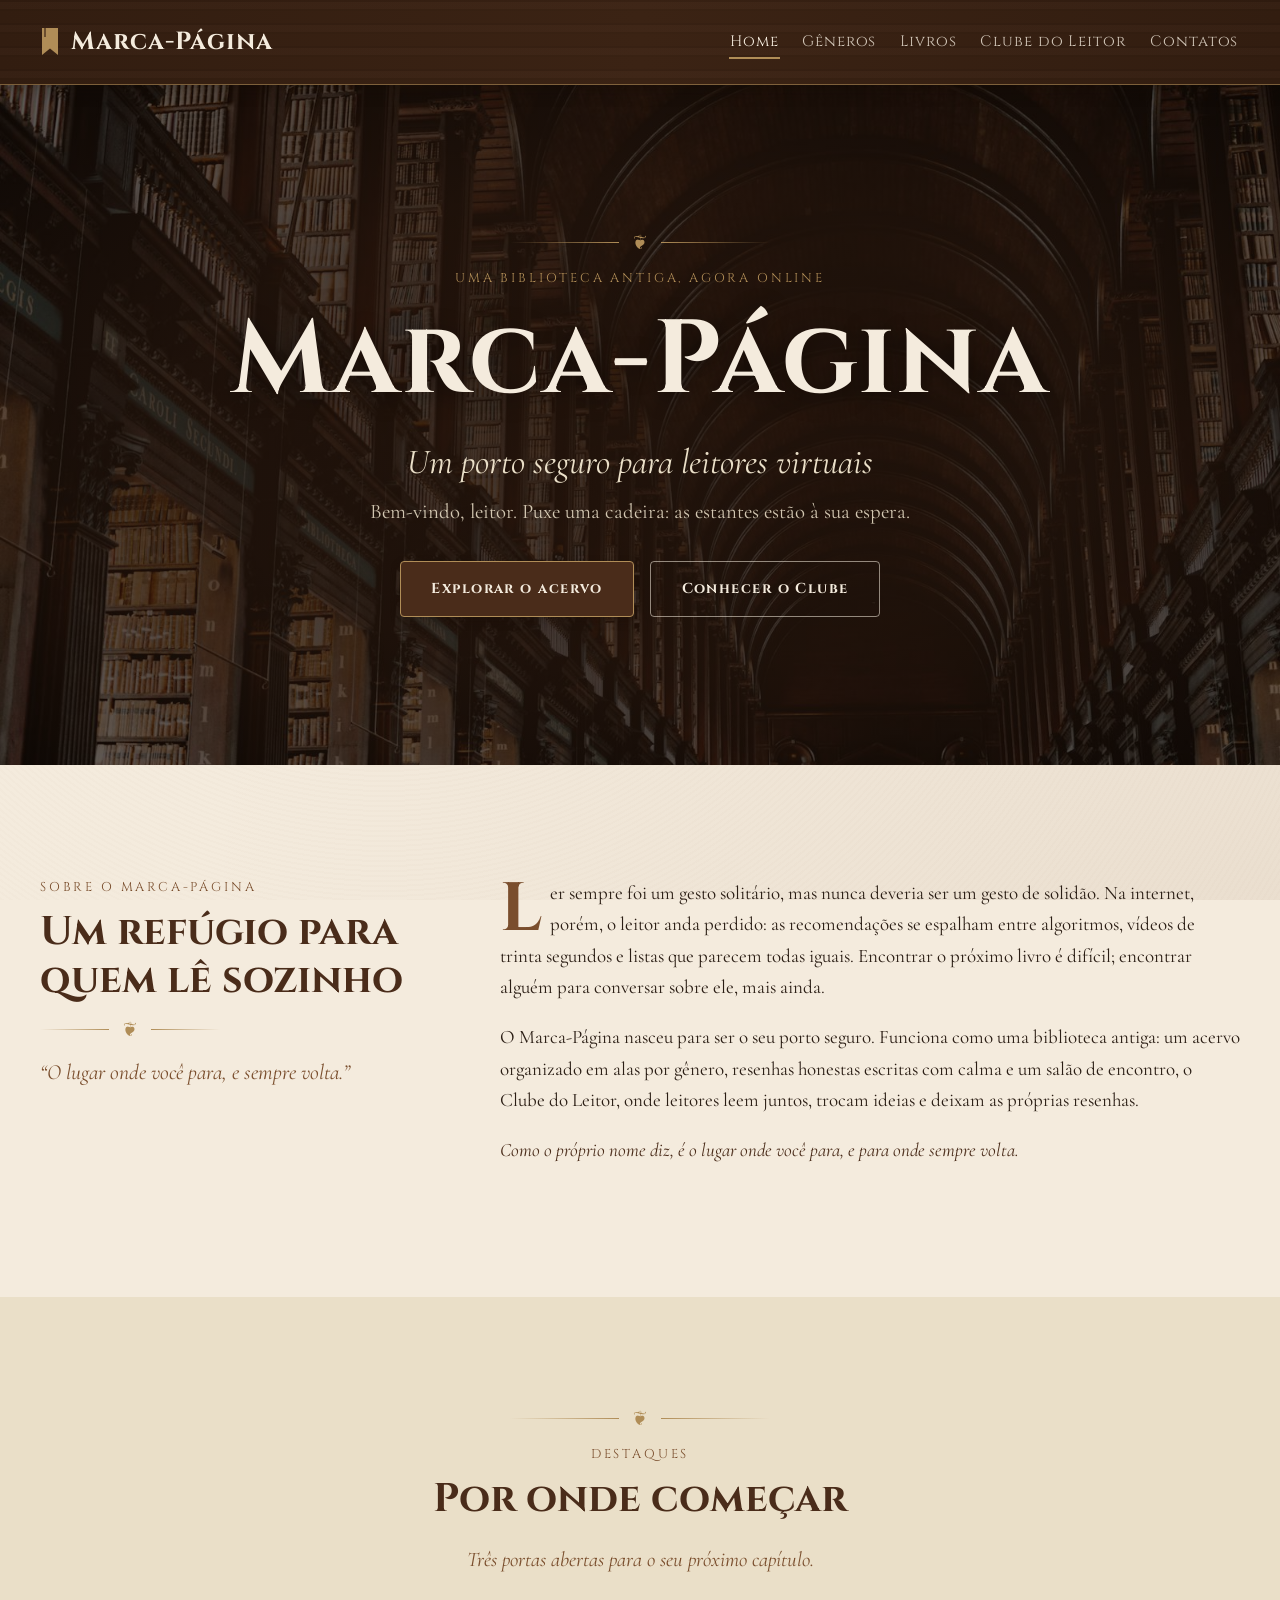
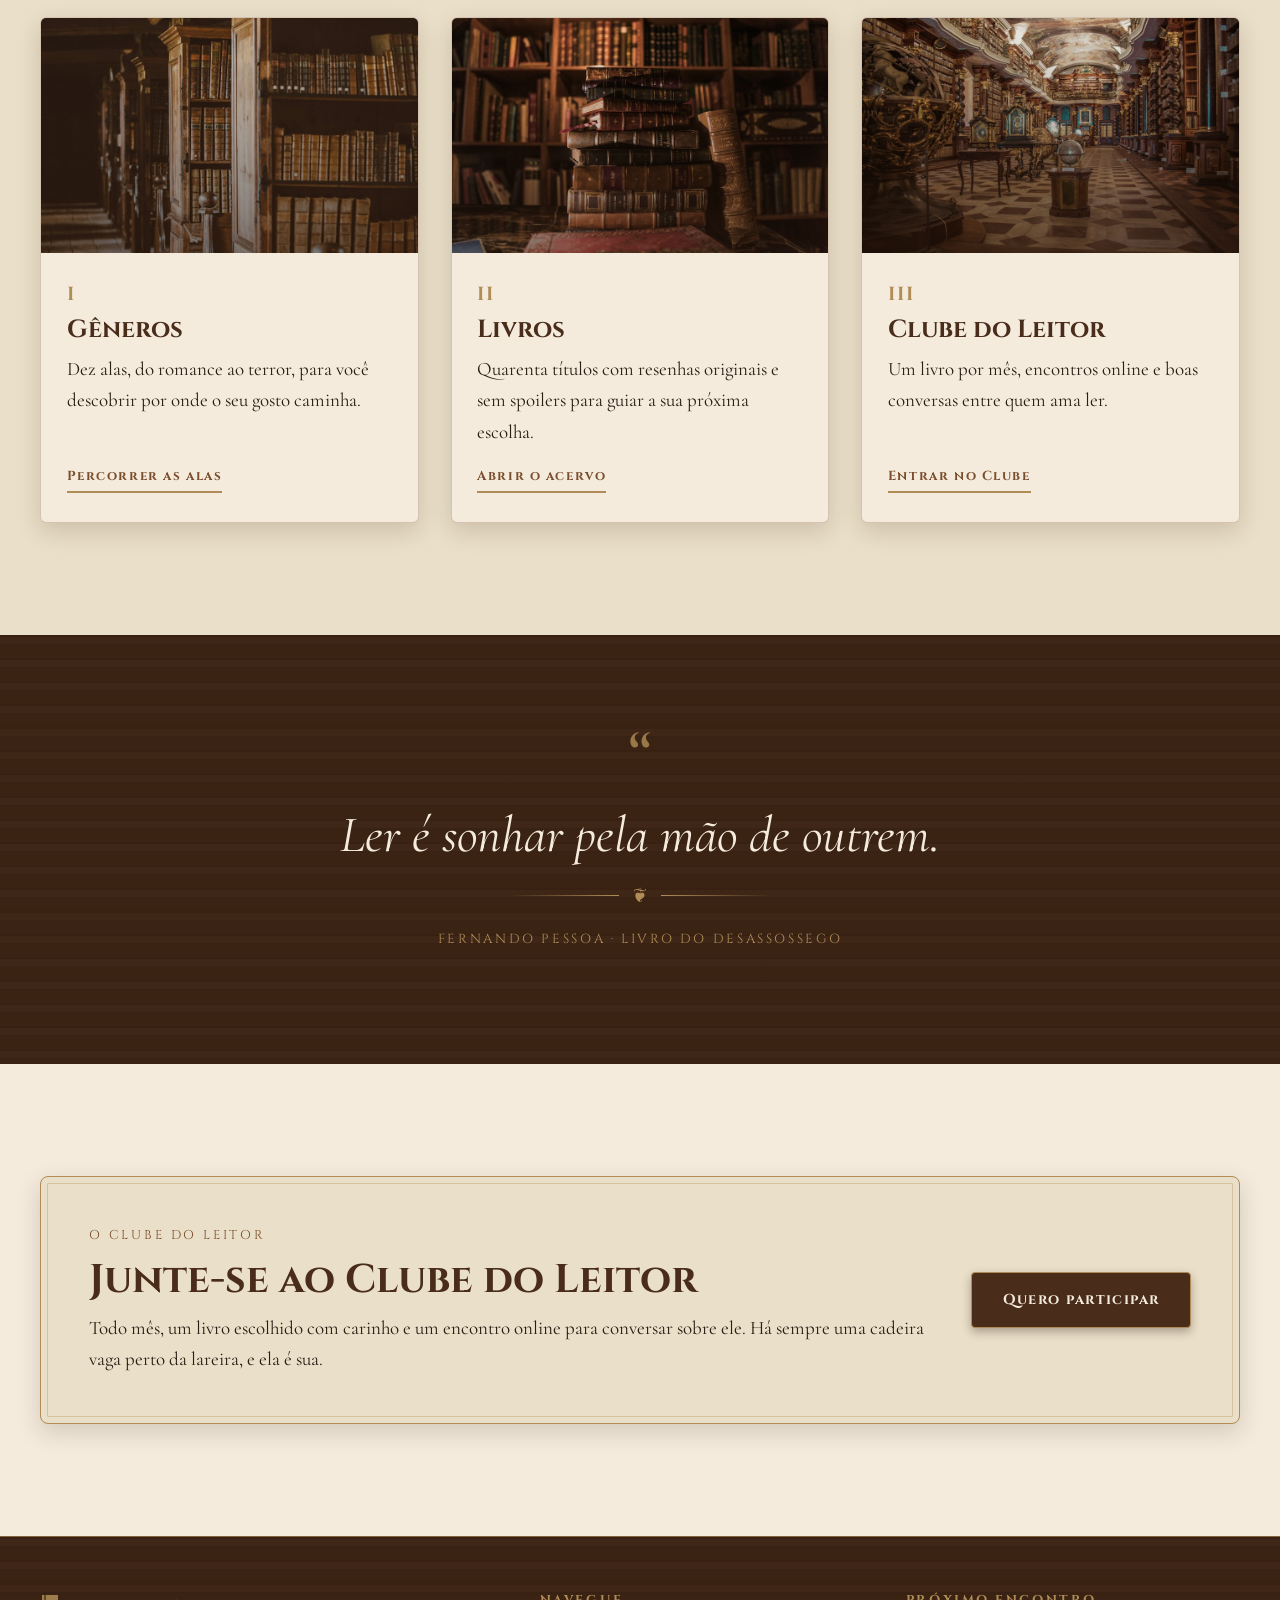
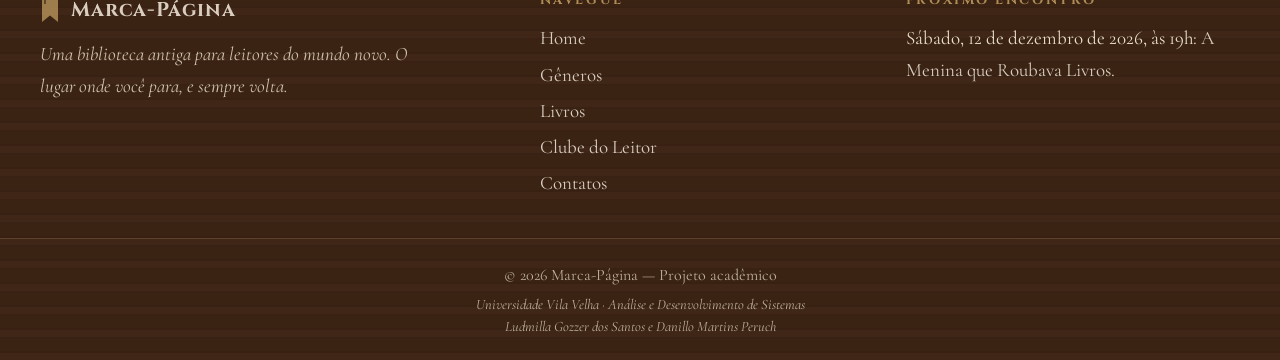
<file: index.html>
<!DOCTYPE html>
<html lang="pt-BR">
<head>
  <meta charset="UTF-8">
  <meta name="viewport" content="width=device-width, initial-scale=1.0">
  <meta name="description" content="Marca-Página: um porto seguro para leitores virtuais. Acervo organizado por gênero, resenhas honestas e o Clube do Leitor.">
  <title>Home | Marca-Página</title>
  <link rel="icon" href="img/ui/favicon.svg" type="image/svg+xml">
  <link rel="preconnect" href="https://fonts.googleapis.com">
  <link rel="preconnect" href="https://fonts.gstatic.com" crossorigin>
  <link href="https://fonts.googleapis.com/css2?family=Cinzel:wght@400;700&family=Cormorant+Garamond:ital,wght@0,400;0,600;1,400&display=swap" rel="stylesheet">
  <link rel="stylesheet" href="css/style.css">
  <script>document.documentElement.classList.add("js");</script>
  <script src="js/main.js" defer></script>
</head>
<body>
  <a class="pular-conteudo" href="#conteudo">Pular para o conteúdo</a>

  <!-- ===== HEADER (idêntico em todas as páginas; só muda a classe "ativo") ===== -->
  <header class="site-header">
    <div class="container">
      <a class="logo" href="index.html"><img src="img/ui/marca-pagina.svg" alt="" width="20" height="28">Marca-Página</a>
      <button class="menu-botao" type="button" aria-expanded="false" aria-controls="nav-principal" aria-label="Abrir menu"><span></span></button>
      <nav class="nav-principal" id="nav-principal" aria-label="Navegação principal">
        <ul>
          <li><a href="index.html" class="ativo" aria-current="page">Home</a></li>
          <li><a href="generos.html">Gêneros</a></li>
          <li><a href="livros.html">Livros</a></li>
          <li><a href="clube.html">Clube do Leitor</a></li>
          <li><a href="contatos.html">Contatos</a></li>
        </ul>
      </nav>
    </div>
  </header>

  <main id="conteudo">

    <!-- ===== HERO ===== -->
    <section class="hero" aria-labelledby="titulo-hero">
      <div class="hero__conteudo">
        <div class="ornamento" aria-hidden="true">❦</div>
        <span class="sobretitulo">Uma biblioteca antiga, agora online</span>
        <h1 id="titulo-hero">Marca-Página</h1>
        <p class="hero__subtitulo">Um porto seguro para leitores virtuais</p>
        <p class="hero__boasvindas">Bem-vindo, leitor. Puxe uma cadeira: as estantes estão à sua espera.</p>
        <div class="hero__botoes">
          <a class="btn" href="livros.html">Explorar o acervo</a>
          <a class="btn btn--claro" href="clube.html">Conhecer o Clube</a>
        </div>
      </div>
    </section>

    <!-- ===== SOBRE O BLOG (texto explicativo da funcionalidade) ===== -->
    <section class="secao" aria-labelledby="titulo-sobre">
      <div class="container sobre">
        <div>
          <span class="sobretitulo">Sobre o Marca-Página</span>
          <h2 id="titulo-sobre">Um refúgio para quem lê sozinho</h2>
          <div class="ornamento ornamento--esquerda" aria-hidden="true">❦</div>
          <p class="sobre__lema">“O lugar onde você para, e sempre volta.”</p>
        </div>
        <div class="sobre__texto">
          <p class="capitular">Ler sempre foi um gesto solitário, mas nunca deveria ser um gesto de solidão. Na internet, porém, o leitor anda perdido: as recomendações se espalham entre algoritmos, vídeos de trinta segundos e listas que parecem todas iguais. Encontrar o próximo livro é difícil; encontrar alguém para conversar sobre ele, mais ainda.</p>
          <p>O Marca-Página nasceu para ser o seu porto seguro. Funciona como uma biblioteca antiga: um acervo organizado em alas por gênero, resenhas honestas escritas com calma e um salão de encontro, o Clube do Leitor, onde leitores leem juntos, trocam ideias e deixam as próprias resenhas.</p>
          <p>Como o próprio nome diz, é o lugar onde você para, e para onde sempre volta.</p>
        </div>
      </div>
    </section>

    <!-- ===== DESTAQUES (imagem com link para cada página) ===== -->
    <section class="secao secao--alt" aria-labelledby="titulo-destaques">
      <div class="container">
        <header class="cabecalho-secao">
          <div class="ornamento" aria-hidden="true">❦</div>
          <span class="sobretitulo">Destaques</span>
          <h2 id="titulo-destaques">Por onde começar</h2>
          <p>Três portas abertas para o seu próximo capítulo.</p>
        </header>

        <div class="destaques">
          <article class="card destaque">
            <a class="destaque__imagem" href="generos.html">
              <img src="img/destaques/generos.jpg" alt="Corredor de uma biblioteca antiga com estantes altas de madeira escura" width="900" height="600" loading="lazy">
            </a>
            <div class="destaque__corpo">
              <span class="destaque__numero">I</span>
              <h3><a href="generos.html">Gêneros</a></h3>
              <p>Dez alas, do romance ao terror, para você descobrir por onde o seu gosto caminha.</p>
              <a class="link-seta" href="generos.html">Percorrer as alas</a>
            </div>
          </article>

          <article class="card destaque">
            <a class="destaque__imagem" href="livros.html">
              <img src="img/destaques/livros.jpg" alt="Pilha de livros antigos de capa de couro diante de uma estante" width="900" height="600" loading="lazy">
            </a>
            <div class="destaque__corpo">
              <span class="destaque__numero">II</span>
              <h3><a href="livros.html">Livros</a></h3>
              <p>Quarenta títulos com resenhas originais e sem spoilers para guiar a sua próxima escolha.</p>
              <a class="link-seta" href="livros.html">Abrir o acervo</a>
            </div>
          </article>

          <article class="card destaque">
            <a class="destaque__imagem" href="clube.html">
              <img src="img/destaques/clube.jpg" alt="Salão de leitura de uma biblioteca antiga com mesas, globos e estantes ornamentadas" width="900" height="600" loading="lazy">
            </a>
            <div class="destaque__corpo">
              <span class="destaque__numero">III</span>
              <h3><a href="clube.html">Clube do Leitor</a></h3>
              <p>Um livro por mês, encontros online e boas conversas entre quem ama ler.</p>
              <a class="link-seta" href="clube.html">Entrar no Clube</a>
            </div>
          </article>
        </div>
      </div>
    </section>

    <!-- ===== CITAÇÃO (domínio público) ===== -->
    <section class="secao secao--madeira citacao" aria-label="Citação sobre leitura">
      <div class="container">
        <blockquote>
          <p>Ler é sonhar pela mão de outrem.</p>
          <div class="ornamento" aria-hidden="true">❦</div>
          <cite>Fernando Pessoa · Livro do Desassossego</cite>
        </blockquote>
      </div>
    </section>

    <!-- ===== CHAMADA FINAL ===== -->
    <section class="secao" aria-labelledby="titulo-chamada">
      <div class="container">
        <div class="chamada">
          <div>
            <span class="sobretitulo">O Clube do Leitor</span>
            <h2 id="titulo-chamada">Junte-se ao Clube do Leitor</h2>
            <p>Todo mês, um livro escolhido com carinho e um encontro online para conversar sobre ele. Há sempre uma cadeira vaga perto da lareira, e ela é sua.</p>
          </div>
          <a class="btn" href="clube.html">Quero participar</a>
        </div>
      </div>
    </section>

  </main>

  <!-- ===== FOOTER (idêntico em todas as páginas) ===== -->
  <footer class="site-footer">
    <div class="container">
      <div class="footer-colunas">
        <div class="footer-marca">
          <a class="logo" href="index.html"><img src="img/ui/marca-pagina.svg" alt="" width="20" height="28">Marca-Página</a>
          <p>Uma biblioteca antiga para leitores do mundo novo. O lugar onde você para, e sempre volta.</p>
        </div>
        <nav class="footer-links" aria-label="Links rápidos">
          <h2>Navegue</h2>
          <ul>
            <li><a href="index.html">Home</a></li>
            <li><a href="generos.html">Gêneros</a></li>
            <li><a href="livros.html">Livros</a></li>
            <li><a href="clube.html">Clube do Leitor</a></li>
            <li><a href="contatos.html">Contatos</a></li>
          </ul>
        </nav>
        <div class="footer-clube">
          <h2>Próximo encontro</h2>
          <p>Sábado, 12 de dezembro de 2026, às 19h: <a href="clube.html">A Menina que Roubava Livros</a>.</p>
        </div>
      </div>
    </div>
    <div class="footer-base">
      <div class="container">
        <p>© 2026 Marca-Página — Projeto acadêmico</p>
        <p class="footer-academico">Universidade Vila Velha · Análise e Desenvolvimento de Sistemas<br>Ludmilla Gozzer dos Santos e Danillo Martins Peruch</p>
      </div>
    </div>
  </footer>
</body>
</html>
</file>
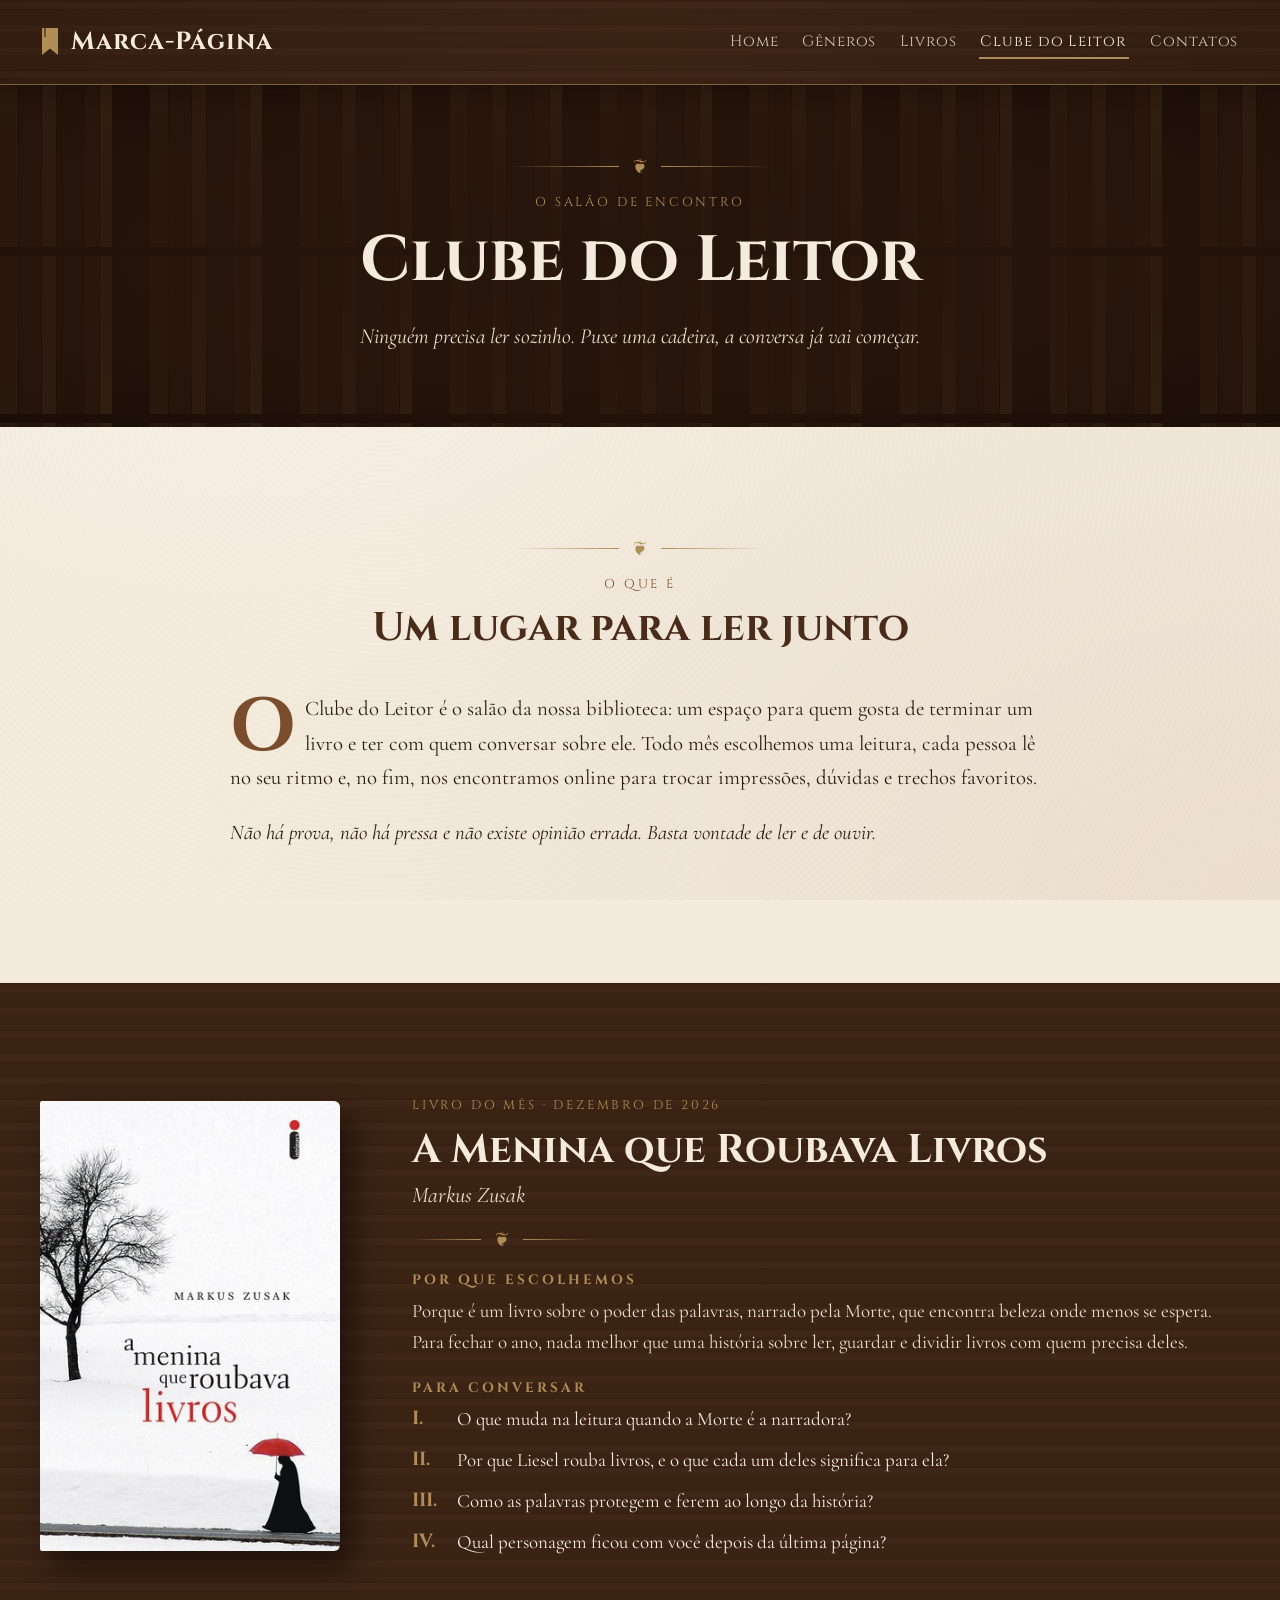
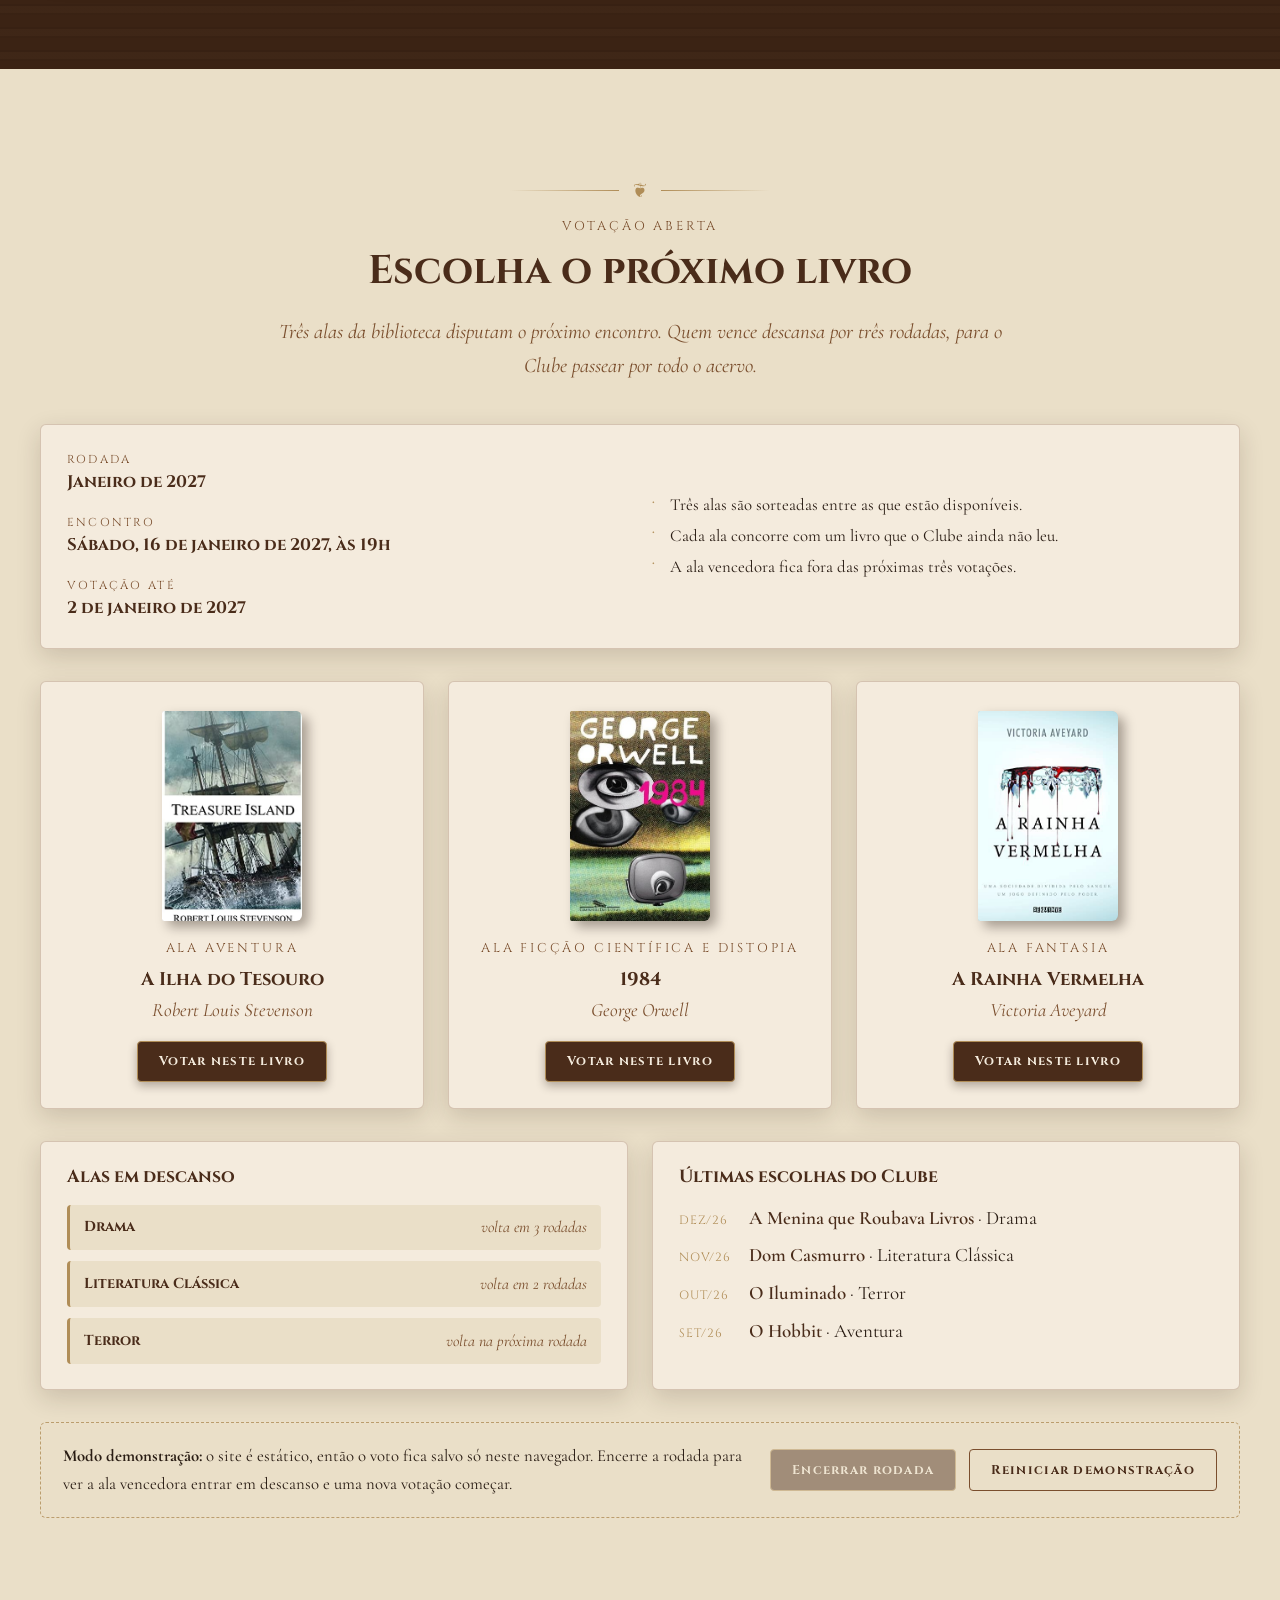
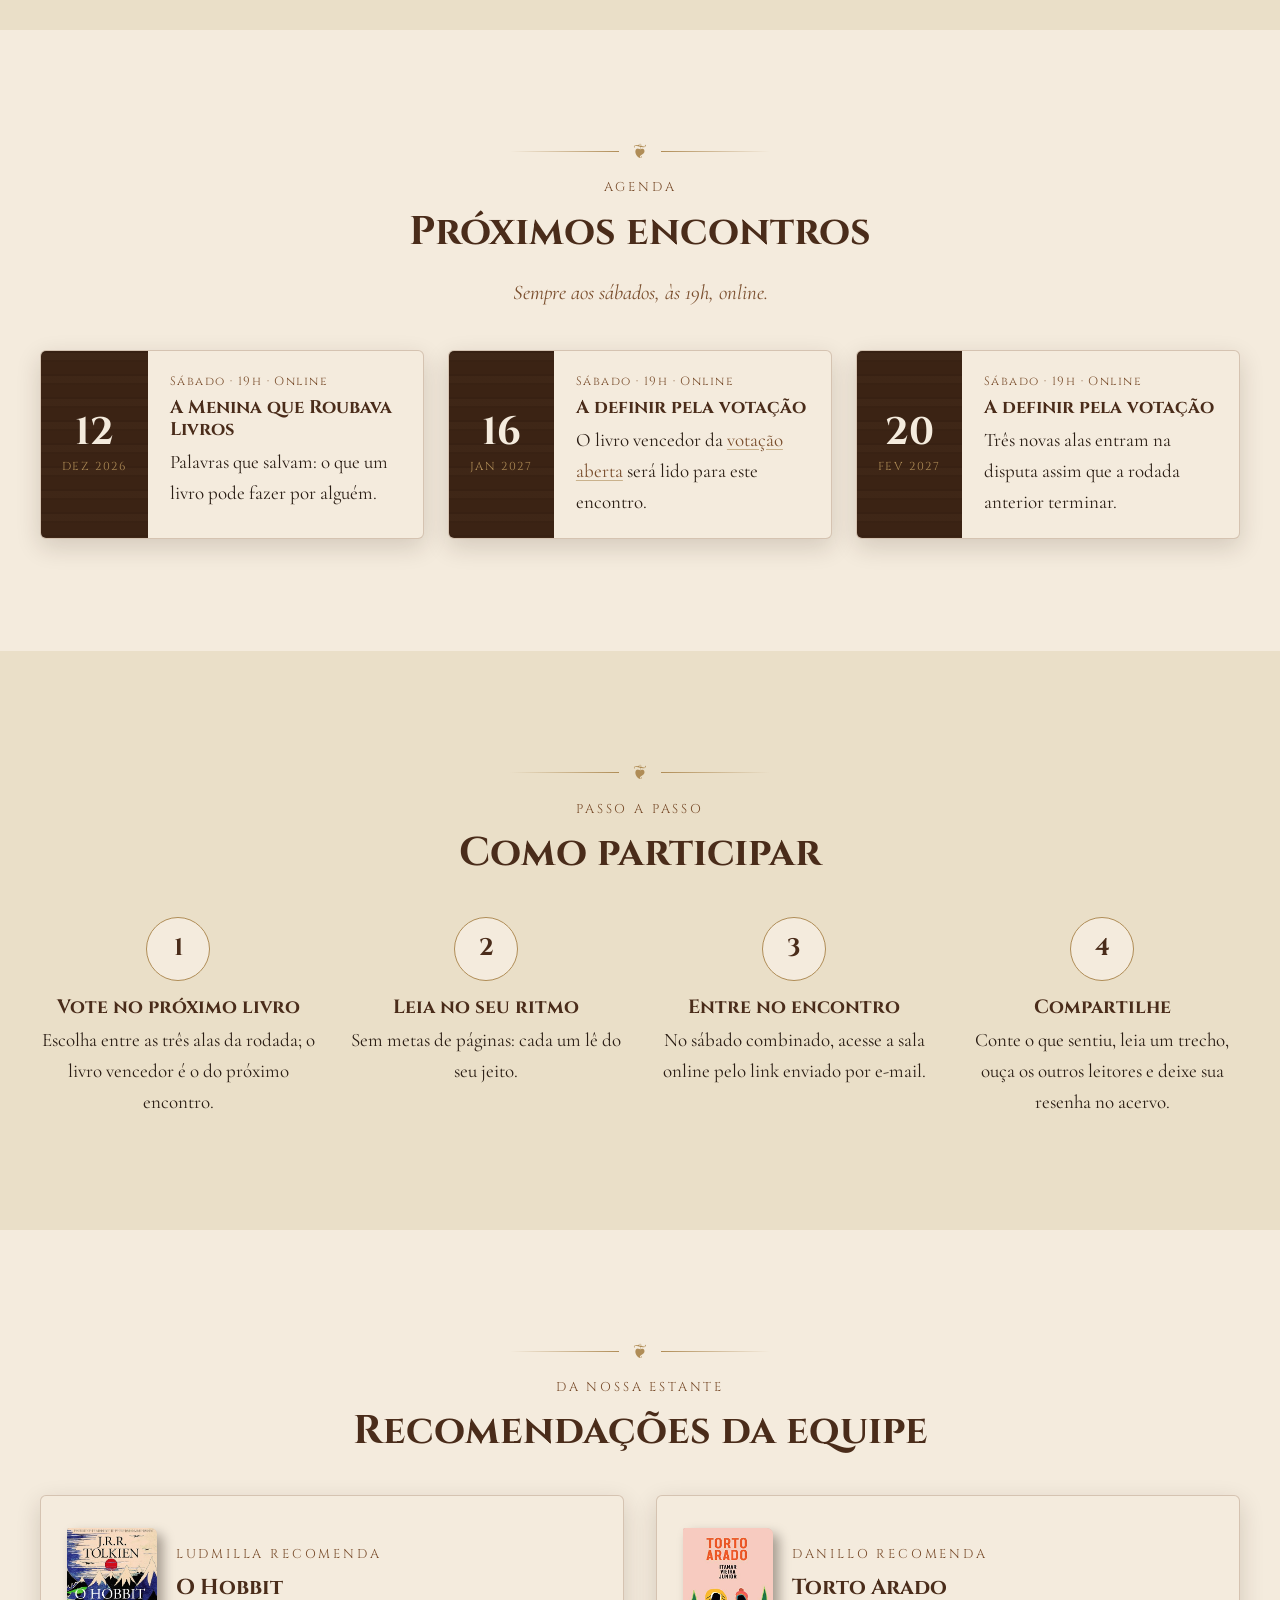
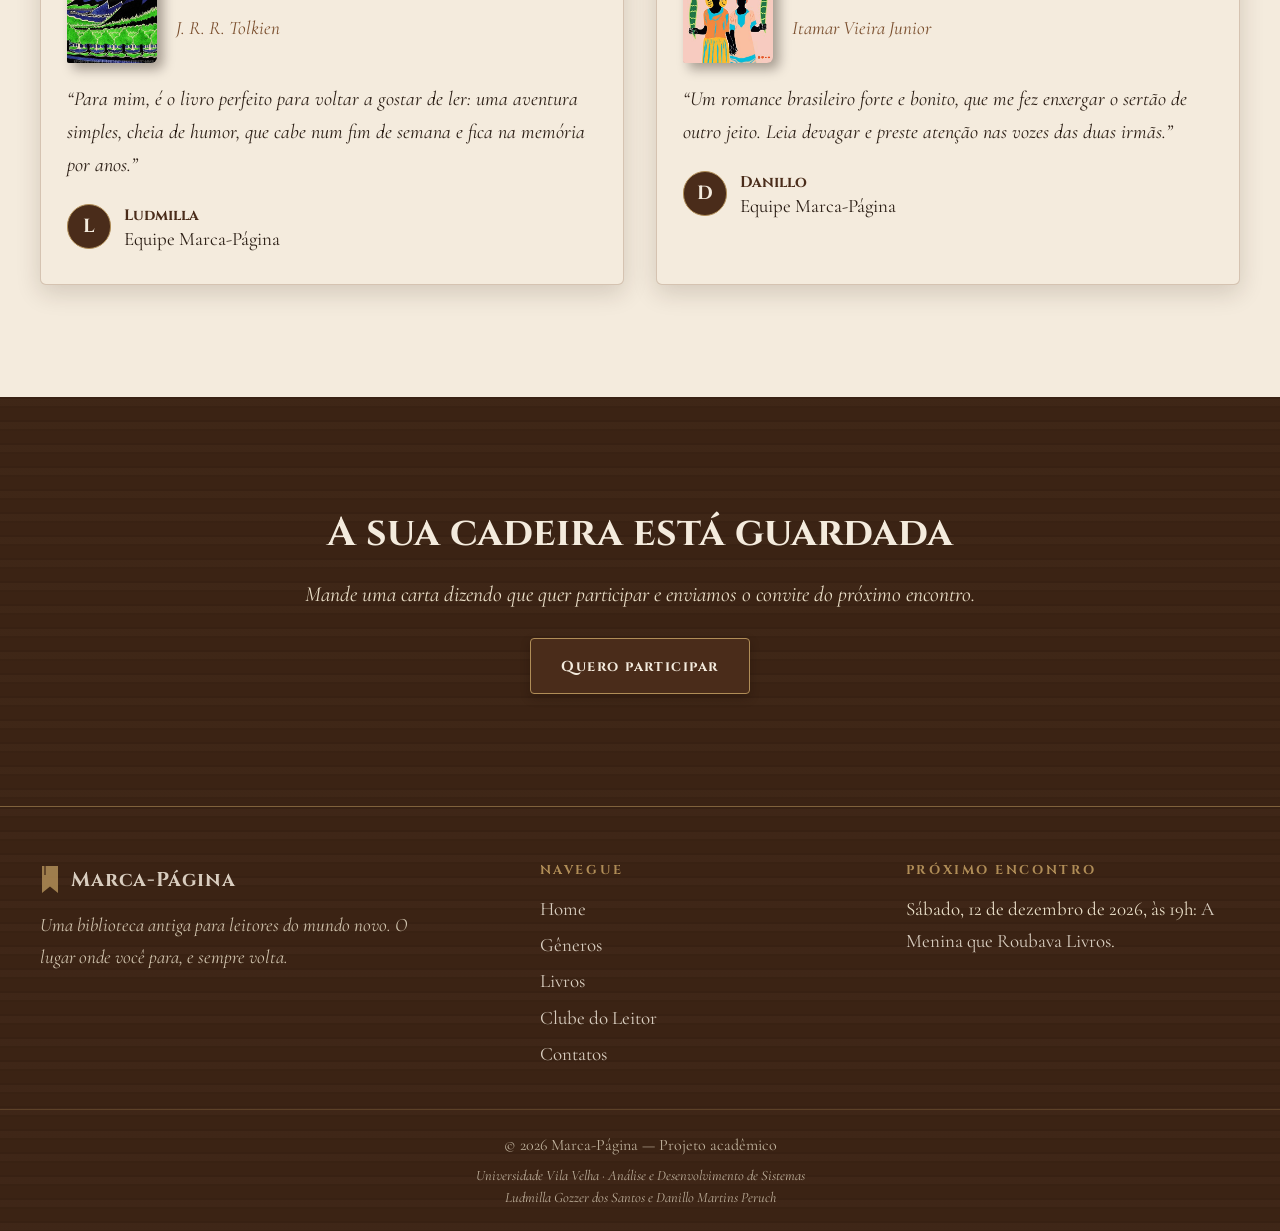
<file: clube.html>
<!DOCTYPE html>
<html lang="pt-BR">
<head>
  <meta charset="UTF-8">
  <meta name="viewport" content="width=device-width, initial-scale=1.0">
  <meta name="description" content="Clube do Leitor do Marca-Página: livro do mês, próximos encontros online, como participar e recomendações da equipe.">
  <title>Clube do Leitor | Marca-Página</title>
  <link rel="icon" href="img/ui/favicon.svg" type="image/svg+xml">
  <link rel="preconnect" href="https://fonts.googleapis.com">
  <link rel="preconnect" href="https://fonts.gstatic.com" crossorigin>
  <link href="https://fonts.googleapis.com/css2?family=Cinzel:wght@400;700&family=Cormorant+Garamond:ital,wght@0,400;0,600;1,400&display=swap" rel="stylesheet">
  <link rel="stylesheet" href="css/style.css">
  <script>document.documentElement.classList.add("js");</script>
  <script src="js/main.js" defer></script>
</head>
<body>
  <a class="pular-conteudo" href="#conteudo">Pular para o conteúdo</a>

  <!-- ===== HEADER (idêntico em todas as páginas; só muda a classe "ativo") ===== -->
  <header class="site-header">
    <div class="container">
      <a class="logo" href="index.html"><img src="img/ui/marca-pagina.svg" alt="" width="20" height="28">Marca-Página</a>
      <button class="menu-botao" type="button" aria-expanded="false" aria-controls="nav-principal" aria-label="Abrir menu"><span></span></button>
      <nav class="nav-principal" id="nav-principal" aria-label="Navegação principal">
        <ul>
          <li><a href="index.html">Home</a></li>
          <li><a href="generos.html">Gêneros</a></li>
          <li><a href="livros.html">Livros</a></li>
          <li><a href="clube.html" class="ativo" aria-current="page">Clube do Leitor</a></li>
          <li><a href="contatos.html">Contatos</a></li>
        </ul>
      </nav>
    </div>
  </header>

  <main id="conteudo">

    <!-- ===== TOPO DA PÁGINA ===== -->
    <section class="topo-pagina">
      <div class="container">
        <div class="ornamento" aria-hidden="true">❦</div>
        <span class="sobretitulo">O salão de encontro</span>
        <h1>Clube do Leitor</h1>
        <p>Ninguém precisa ler sozinho. Puxe uma cadeira, a conversa já vai começar.</p>
      </div>
    </section>

    <!-- ===== 1. O QUE É O CLUBE ===== -->
    <section class="secao" aria-labelledby="t-oque">
      <div class="container">
        <header class="cabecalho-secao">
          <div class="ornamento" aria-hidden="true">❦</div>
          <span class="sobretitulo">O que é</span>
          <h2 id="t-oque">Um lugar para ler junto</h2>
        </header>
        <div class="clube-intro">
          <p class="capitular">O Clube do Leitor é o salão da nossa biblioteca: um espaço para quem gosta de terminar um livro e ter com quem conversar sobre ele. Todo mês escolhemos uma leitura, cada pessoa lê no seu ritmo e, no fim, nos encontramos online para trocar impressões, dúvidas e trechos favoritos.</p>
          <p><em>Não há prova, não há pressa e não existe opinião errada. Basta vontade de ler e de ouvir.</em></p>
        </div>
      </div>
    </section>

    <!-- ===== 2. LIVRO DO MÊS ===== -->
    <section class="secao secao--madeira" aria-labelledby="t-livromes">
      <div class="container livro-mes">
        <div class="livro-mes__capa">
          <img class="capa" src="img/capas/a-menina-que-roubava-livros.jpg" alt="Capa do livro A Menina que Roubava Livros, de Markus Zusak" width="300" height="450">
        </div>
        <div>
          <span class="sobretitulo">Livro do mês · Dezembro de 2026</span>
          <h2 id="t-livromes">A Menina que Roubava Livros</h2>
          <p class="livro-mes__autor">Markus Zusak</p>
          <div class="ornamento ornamento--esquerda" aria-hidden="true">❦</div>
          <h3>Por que escolhemos</h3>
          <p>Porque é um livro sobre o poder das palavras, narrado pela Morte, que encontra beleza onde menos se espera. Para fechar o ano, nada melhor que uma história sobre ler, guardar e dividir livros com quem precisa deles.</p>
          <h3>Para conversar</h3>
          <ol class="perguntas">
            <li>O que muda na leitura quando a Morte é a narradora?</li>
            <li>Por que Liesel rouba livros, e o que cada um deles significa para ela?</li>
            <li>Como as palavras protegem e ferem ao longo da história?</li>
            <li>Qual personagem ficou com você depois da última página?</li>
          </ol>
        </div>
      </div>
    </section>

    <!-- ===== VOTAÇÃO DO PRÓXIMO LIVRO (lógica em js/main.js) ===== -->
    <section class="secao secao--alt" id="votacao" aria-labelledby="t-votacao">
      <div class="container">
        <header class="cabecalho-secao">
          <div class="ornamento" aria-hidden="true">❦</div>
          <span class="sobretitulo">Votação aberta</span>
          <h2 id="t-votacao">Escolha o próximo livro</h2>
          <p>Três alas da biblioteca disputam o próximo encontro. Quem vence descansa por três rodadas, para o Clube passear por todo o acervo.</p>
        </header>

        <div class="votacao">
          <div class="card votacao__info">
            <dl class="votacao__dados">
              <div><dt>Rodada</dt><dd id="votacao-rodada">—</dd></div>
              <div><dt>Encontro</dt><dd id="votacao-encontro">—</dd></div>
              <div><dt>Votação até</dt><dd id="votacao-prazo">—</dd></div>
            </dl>
            <ul class="votacao__regras">
              <li>Três alas são sorteadas entre as que estão disponíveis.</li>
              <li>Cada ala concorre com um livro que o Clube ainda não leu.</li>
              <li>A ala vencedora fica fora das próximas três votações.</li>
            </ul>
          </div>

          <div class="votacao__opcoes" id="votacao-opcoes"></div>
          <noscript><p class="mural__nota">Ative o JavaScript do navegador para participar da votação.</p></noscript>
          <p class="aviso-sucesso" id="aviso-voto" role="status" hidden></p>

          <div class="votacao__painel">
            <div class="card votacao__bloco">
              <h3>Alas em descanso</h3>
              <ul class="descanso" id="votacao-descanso"></ul>
            </div>
            <div class="card votacao__bloco">
              <h3>Últimas escolhas do Clube</h3>
              <ol class="historico" id="votacao-historico"></ol>
            </div>
          </div>

          <div class="votacao__demo">
            <p><strong>Modo demonstração:</strong> o site é estático, então o voto fica salvo só neste navegador. Encerre a rodada para ver a ala vencedora entrar em descanso e uma nova votação começar.</p>
            <div class="votacao__demo-botoes">
              <button class="btn btn--pequeno" type="button" id="votacao-encerrar">Encerrar rodada</button>
              <button class="btn btn--pequeno btn--claro-escuro" type="button" id="votacao-reiniciar" hidden>Reiniciar demonstração</button>
            </div>
          </div>
        </div>
      </div>
    </section>

    <!-- ===== 3. PRÓXIMOS ENCONTROS ===== -->
    <section class="secao" aria-labelledby="t-encontros">
      <div class="container">
        <header class="cabecalho-secao">
          <div class="ornamento" aria-hidden="true">❦</div>
          <span class="sobretitulo">Agenda</span>
          <h2 id="t-encontros">Próximos encontros</h2>
          <p>Sempre aos sábados, às 19h, online.</p>
        </header>
        <div class="encontros">
          <article class="card encontro">
            <time class="encontro__data" datetime="2026-12-12T19:00"><span class="encontro__dia">12</span><span class="encontro__mes">DEZ 2026</span></time>
            <div class="encontro__corpo">
              <p class="encontro__quando">Sábado · 19h · Online</p>
              <h3>A Menina que Roubava Livros</h3>
              <p>Palavras que salvam: o que um livro pode fazer por alguém.</p>
            </div>
          </article>
          <article class="card encontro">
            <time class="encontro__data" datetime="2027-01-16T19:00"><span class="encontro__dia">16</span><span class="encontro__mes">JAN 2027</span></time>
            <div class="encontro__corpo">
              <p class="encontro__quando">Sábado · 19h · Online</p>
              <h3>A definir pela votação</h3>
              <p>O livro vencedor da <a href="#votacao">votação aberta</a> será lido para este encontro.</p>
            </div>
          </article>
          <article class="card encontro">
            <time class="encontro__data" datetime="2027-02-20T19:00"><span class="encontro__dia">20</span><span class="encontro__mes">FEV 2027</span></time>
            <div class="encontro__corpo">
              <p class="encontro__quando">Sábado · 19h · Online</p>
              <h3>A definir pela votação</h3>
              <p>Três novas alas entram na disputa assim que a rodada anterior terminar.</p>
            </div>
          </article>
        </div>
      </div>
    </section>

    <!-- ===== 4. COMO PARTICIPAR ===== -->
    <section class="secao secao--alt" aria-labelledby="t-participar">
      <div class="container">
        <header class="cabecalho-secao">
          <div class="ornamento" aria-hidden="true">❦</div>
          <span class="sobretitulo">Passo a passo</span>
          <h2 id="t-participar">Como participar</h2>
        </header>
        <ol class="passos">
          <li>
            <h3>Vote no próximo livro</h3>
            <p>Escolha entre as três alas da rodada; o livro vencedor é o do próximo encontro.</p>
          </li>
          <li>
            <h3>Leia no seu ritmo</h3>
            <p>Sem metas de páginas: cada um lê do seu jeito.</p>
          </li>
          <li>
            <h3>Entre no encontro</h3>
            <p>No sábado combinado, acesse a sala online pelo link enviado por e-mail.</p>
          </li>
          <li>
            <h3>Compartilhe</h3>
            <p>Conte o que sentiu, leia um trecho, ouça os outros leitores e deixe sua resenha no acervo.</p>
          </li>
        </ol>
      </div>
    </section>

    <!-- ===== 5. RECOMENDAÇÕES DA EQUIPE ===== -->
    <section class="secao" aria-labelledby="t-recomendacoes">
      <div class="container">
        <header class="cabecalho-secao">
          <div class="ornamento" aria-hidden="true">❦</div>
          <span class="sobretitulo">Da nossa estante</span>
          <h2 id="t-recomendacoes">Recomendações da equipe</h2>
        </header>
        <div class="recomendacoes">
          <article class="card recomendacao">
            <div class="recomendacao__topo">
              <img class="capa" src="img/capas/o-hobbit.jpg" alt="Capa do livro O Hobbit, de J. R. R. Tolkien" width="90" height="135" loading="lazy">
              <div>
                <span class="sobretitulo">Ludmilla recomenda</span>
                <h3>O Hobbit</h3>
                <p class="livro__autor">J. R. R. Tolkien</p>
              </div>
            </div>
            <blockquote>“Para mim, é o livro perfeito para voltar a gostar de ler: uma aventura simples, cheia de humor, que cabe num fim de semana e fica na memória por anos.”</blockquote>
            <div class="recomendacao__assinatura">
              <span class="avatar" aria-hidden="true">L</span>
              <p><strong>Ludmilla</strong><br>Equipe Marca-Página</p>
            </div>
          </article>
          <article class="card recomendacao">
            <div class="recomendacao__topo">
              <img class="capa" src="img/capas/torto-arado.jpg" alt="Capa do livro Torto Arado, de Itamar Vieira Junior" width="90" height="135" loading="lazy">
              <div>
                <span class="sobretitulo">Danillo recomenda</span>
                <h3>Torto Arado</h3>
                <p class="livro__autor">Itamar Vieira Junior</p>
              </div>
            </div>
            <blockquote>“Um romance brasileiro forte e bonito, que me fez enxergar o sertão de outro jeito. Leia devagar e preste atenção nas vozes das duas irmãs.”</blockquote>
            <div class="recomendacao__assinatura">
              <span class="avatar" aria-hidden="true">D</span>
              <p><strong>Danillo</strong><br>Equipe Marca-Página</p>
            </div>
          </article>
        </div>
      </div>
    </section>

    <!-- ===== 6. CHAMADA ===== -->
    <section class="secao secao--madeira chamada-clube" aria-labelledby="t-cadeira">
      <div class="container">
        <h2 id="t-cadeira">A sua cadeira está guardada</h2>
        <p>Mande uma carta dizendo que quer participar e enviamos o convite do próximo encontro.</p>
        <a class="btn" href="contatos.html">Quero participar</a>
      </div>
    </section>

  </main>

  <!-- ===== FOOTER (idêntico em todas as páginas) ===== -->
  <footer class="site-footer">
    <div class="container">
      <div class="footer-colunas">
        <div class="footer-marca">
          <a class="logo" href="index.html"><img src="img/ui/marca-pagina.svg" alt="" width="20" height="28">Marca-Página</a>
          <p>Uma biblioteca antiga para leitores do mundo novo. O lugar onde você para, e sempre volta.</p>
        </div>
        <nav class="footer-links" aria-label="Links rápidos">
          <h2>Navegue</h2>
          <ul>
            <li><a href="index.html">Home</a></li>
            <li><a href="generos.html">Gêneros</a></li>
            <li><a href="livros.html">Livros</a></li>
            <li><a href="clube.html">Clube do Leitor</a></li>
            <li><a href="contatos.html">Contatos</a></li>
          </ul>
        </nav>
        <div class="footer-clube">
          <h2>Próximo encontro</h2>
          <p>Sábado, 12 de dezembro de 2026, às 19h: <a href="clube.html">A Menina que Roubava Livros</a>.</p>
        </div>
      </div>
    </div>
    <div class="footer-base">
      <div class="container">
        <p>© 2026 Marca-Página — Projeto acadêmico</p>
        <p class="footer-academico">Universidade Vila Velha · Análise e Desenvolvimento de Sistemas<br>Ludmilla Gozzer dos Santos e Danillo Martins Peruch</p>
      </div>
    </div>
  </footer>
</body>
</html>
</file>
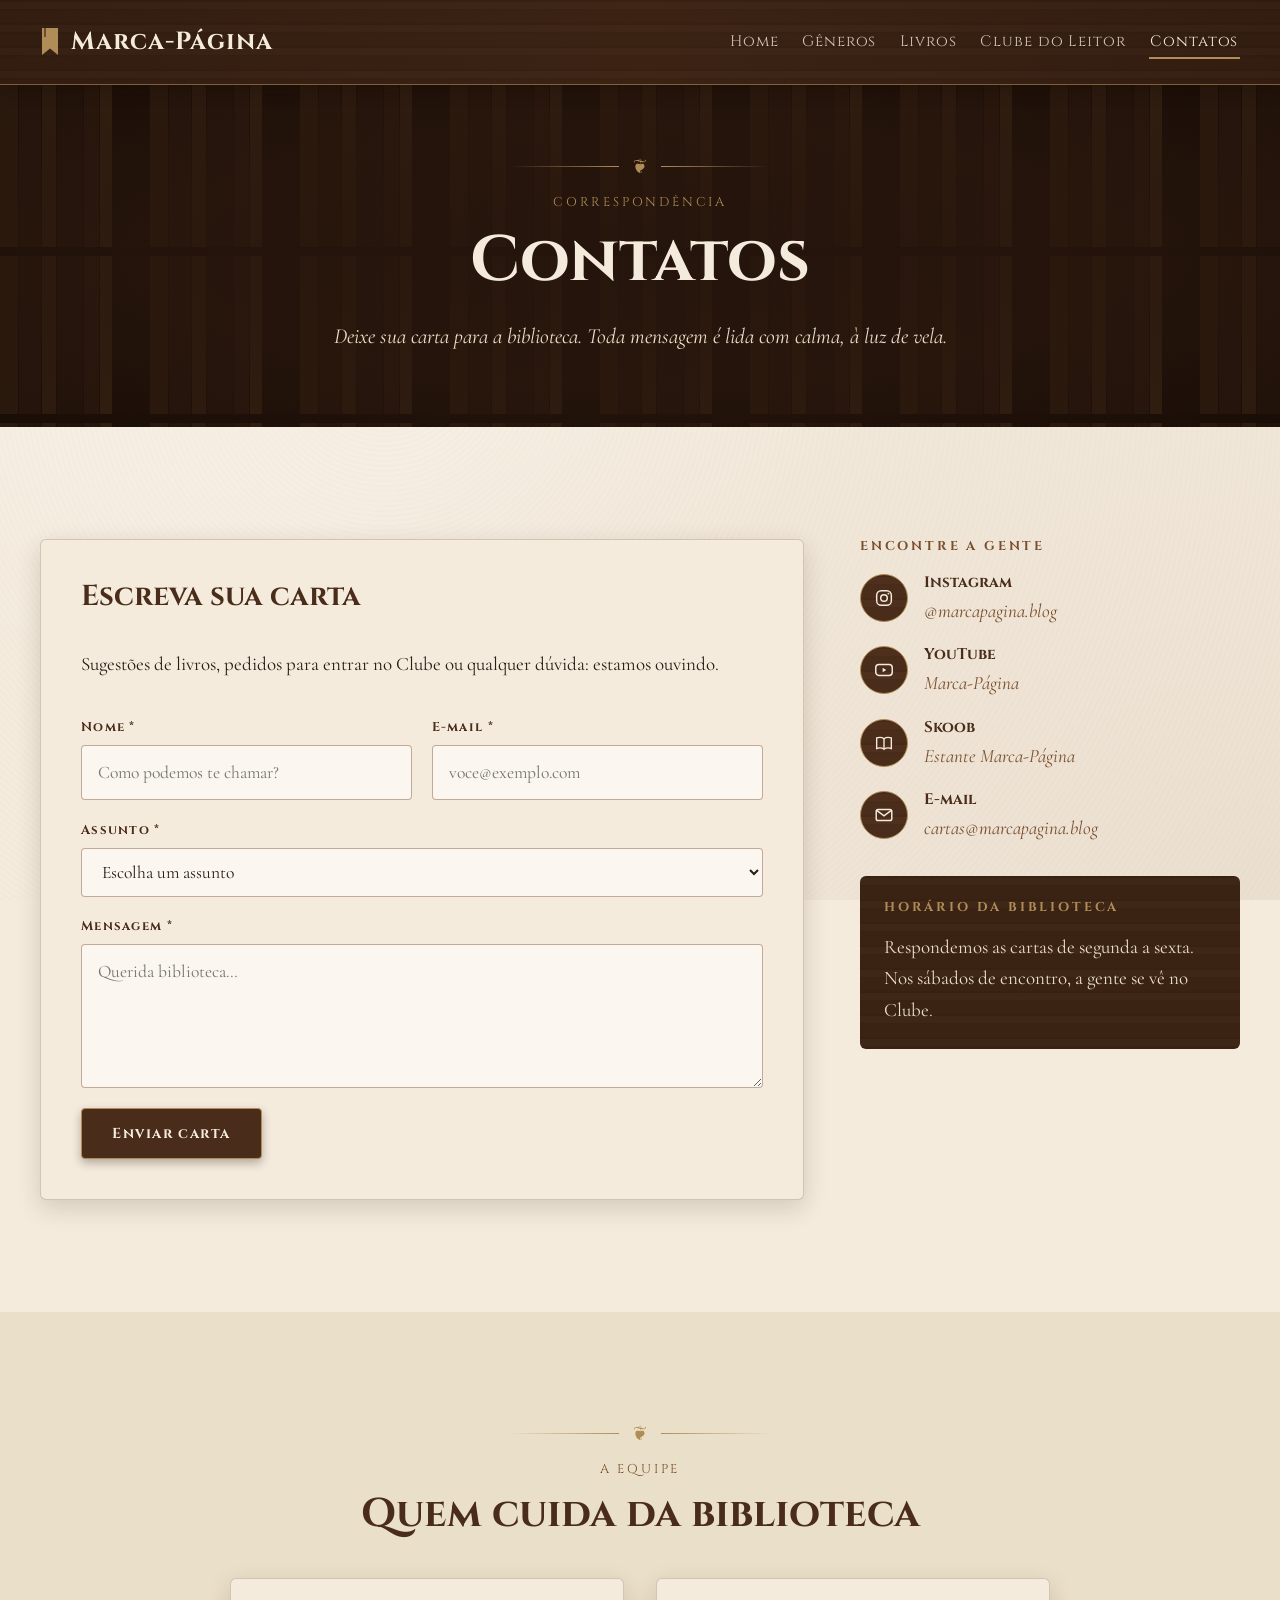
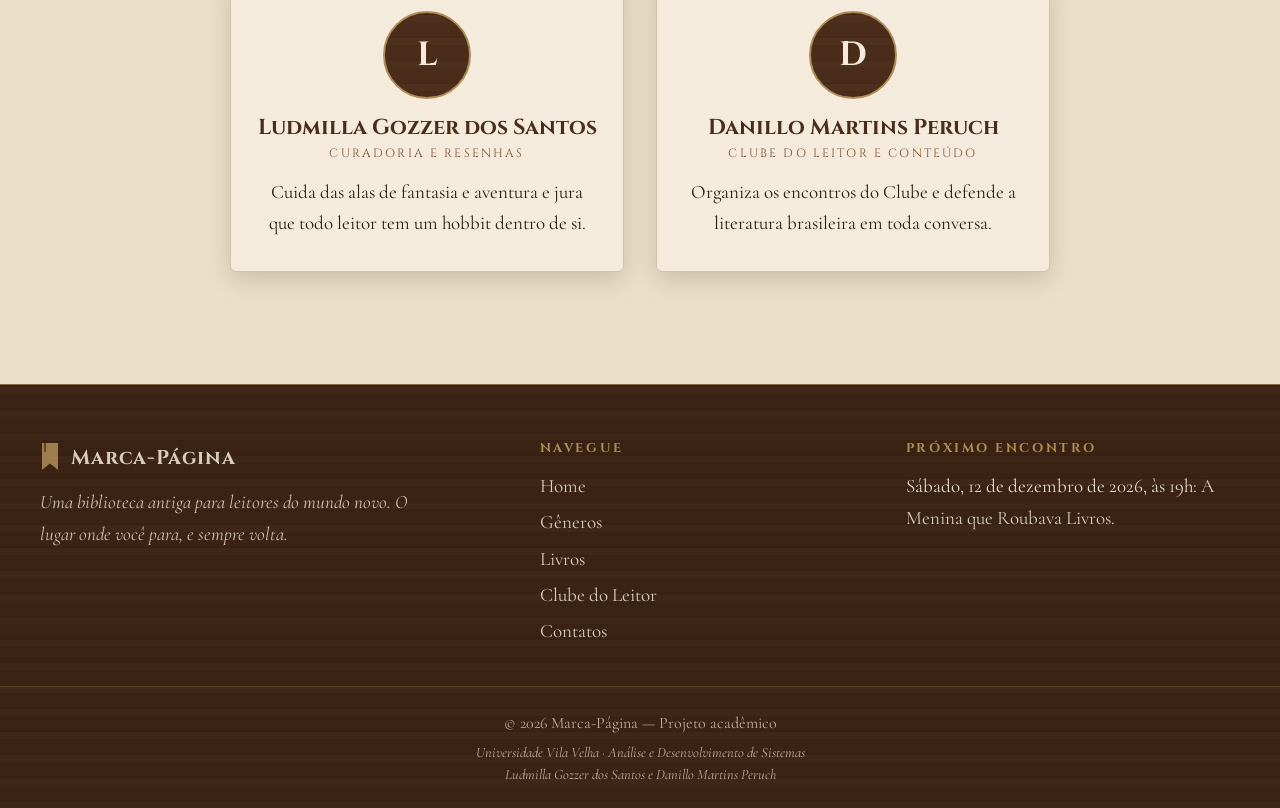
<file: contatos.html>
<!DOCTYPE html>
<html lang="pt-BR">
<head>
  <meta charset="UTF-8">
  <meta name="viewport" content="width=device-width, initial-scale=1.0">
  <meta name="description" content="Fale com o Marca-Página: deixe sua carta para a biblioteca, siga nossas redes e conheça quem cuida do acervo.">
  <title>Contatos | Marca-Página</title>
  <link rel="icon" href="img/ui/favicon.svg" type="image/svg+xml">
  <link rel="preconnect" href="https://fonts.googleapis.com">
  <link rel="preconnect" href="https://fonts.gstatic.com" crossorigin>
  <link href="https://fonts.googleapis.com/css2?family=Cinzel:wght@400;700&family=Cormorant+Garamond:ital,wght@0,400;0,600;1,400&display=swap" rel="stylesheet">
  <link rel="stylesheet" href="css/style.css">
  <script>document.documentElement.classList.add("js");</script>
  <script src="js/main.js" defer></script>
</head>
<body>
  <a class="pular-conteudo" href="#conteudo">Pular para o conteúdo</a>

  <!-- ===== HEADER (idêntico em todas as páginas; só muda a classe "ativo") ===== -->
  <header class="site-header">
    <div class="container">
      <a class="logo" href="index.html"><img src="img/ui/marca-pagina.svg" alt="" width="20" height="28">Marca-Página</a>
      <button class="menu-botao" type="button" aria-expanded="false" aria-controls="nav-principal" aria-label="Abrir menu"><span></span></button>
      <nav class="nav-principal" id="nav-principal" aria-label="Navegação principal">
        <ul>
          <li><a href="index.html">Home</a></li>
          <li><a href="generos.html">Gêneros</a></li>
          <li><a href="livros.html">Livros</a></li>
          <li><a href="clube.html">Clube do Leitor</a></li>
          <li><a href="contatos.html" class="ativo" aria-current="page">Contatos</a></li>
        </ul>
      </nav>
    </div>
  </header>

  <main id="conteudo">

    <!-- ===== TOPO DA PÁGINA ===== -->
    <section class="topo-pagina">
      <div class="container">
        <div class="ornamento" aria-hidden="true">❦</div>
        <span class="sobretitulo">Correspondência</span>
        <h1>Contatos</h1>
        <p>Deixe sua carta para a biblioteca. Toda mensagem é lida com calma, à luz de vela.</p>
      </div>
    </section>

    <!-- ===== FORMULÁRIO + REDES ===== -->
    <section class="secao" aria-label="Formulário de contato e redes sociais">
      <div class="container contato-grid">

        <!-- Formulário demonstrativo: o envio é simulado em js/main.js -->
        <form class="card form-carta formulario" id="form-carta">
          <h2>Escreva sua carta</h2>
          <p>Sugestões de livros, pedidos para entrar no Clube ou qualquer dúvida: estamos ouvindo.</p>
          <div class="campos-lado">
            <div class="campo">
              <label for="nome">Nome *</label>
              <input type="text" id="nome" name="nome" autocomplete="name" placeholder="Como podemos te chamar?" required>
            </div>
            <div class="campo">
              <label for="email">E-mail *</label>
              <input type="email" id="email" name="email" autocomplete="email" placeholder="voce@exemplo.com" required>
            </div>
          </div>
          <div class="campo">
            <label for="assunto">Assunto *</label>
            <select id="assunto" name="assunto" required>
              <option value="">Escolha um assunto</option>
              <option value="sugestao">Sugestão de livro</option>
              <option value="clube">Quero entrar no Clube</option>
              <option value="duvida">Dúvida</option>
              <option value="outro">Outro</option>
            </select>
          </div>
          <div class="campo">
            <label for="mensagem">Mensagem *</label>
            <textarea id="mensagem" name="mensagem" placeholder="Querida biblioteca…" required></textarea>
          </div>
          <div>
            <button class="btn" type="submit">Enviar carta</button>
          </div>
          <p class="aviso-sucesso" id="aviso-carta" role="status" tabindex="-1" hidden>✓ Sua carta foi recebida! Responderemos em breve.</p>
        </form>

        <aside>
          <div class="redes">
            <h2>Encontre a gente</h2>
            <ul>
              <li>
                <a href="#">
                  <span class="redes__icone" aria-hidden="true">
                    <svg viewBox="0 0 24 24" fill="none" stroke="#F4EBDD" stroke-width="1.6"><rect x="4" y="4" width="16" height="16" rx="5"/><circle cx="12" cy="12" r="3.6"/><circle cx="16.8" cy="7.2" r="1" fill="#F4EBDD" stroke="none"/></svg>
                  </span>
                  <span><strong>Instagram</strong><span class="redes__perfil">@marcapagina.blog</span></span>
                </a>
              </li>
              <li>
                <a href="#">
                  <span class="redes__icone" aria-hidden="true">
                    <svg viewBox="0 0 24 24" fill="none" stroke="#F4EBDD" stroke-width="1.6"><rect x="3" y="6" width="18" height="12" rx="3.5"/><path d="M10.5 9.5v5l4-2.5z" fill="#F4EBDD" stroke="none"/></svg>
                  </span>
                  <span><strong>YouTube</strong><span class="redes__perfil">Marca-Página</span></span>
                </a>
              </li>
              <li>
                <a href="#">
                  <span class="redes__icone" aria-hidden="true">
                    <svg viewBox="0 0 24 24" fill="none" stroke="#F4EBDD" stroke-width="1.5"><path d="M4 6.5c3-1 5.5-1 8 .8 2.5-1.8 5-1.8 8-.8V18c-3-1-5.5-1-8 .8-2.5-1.8-5-1.8-8-.8z"/><path d="M12 7.3v11.5"/></svg>
                  </span>
                  <span><strong>Skoob</strong><span class="redes__perfil">Estante Marca-Página</span></span>
                </a>
              </li>
              <li>
                <a href="#">
                  <span class="redes__icone" aria-hidden="true">
                    <svg viewBox="0 0 24 24" fill="none" stroke="#F4EBDD" stroke-width="1.6"><rect x="3.5" y="6" width="17" height="12" rx="2"/><path d="M4 7l8 6 8-6"/></svg>
                  </span>
                  <span><strong>E-mail</strong><span class="redes__perfil">cartas@marcapagina.blog</span></span>
                </a>
              </li>
            </ul>
          </div>
          <div class="horario">
            <h2>Horário da biblioteca</h2>
            <p>Respondemos as cartas de segunda a sexta. Nos sábados de encontro, a gente se vê no Clube.</p>
          </div>
        </aside>

      </div>
    </section>

    <!-- ===== EQUIPE ===== -->
    <section class="secao secao--alt" aria-labelledby="t-equipe">
      <div class="container">
        <header class="cabecalho-secao">
          <div class="ornamento" aria-hidden="true">❦</div>
          <span class="sobretitulo">A equipe</span>
          <h2 id="t-equipe">Quem cuida da biblioteca</h2>
        </header>
        <div class="equipe">
          <article class="card integrante">
            <span class="avatar" aria-hidden="true">L</span>
            <h3>Ludmilla Gozzer dos Santos</h3>
            <p class="integrante__papel">Curadoria e resenhas</p>
            <p>Cuida das alas de fantasia e aventura e jura que todo leitor tem um hobbit dentro de si.</p>
          </article>
          <article class="card integrante">
            <span class="avatar" aria-hidden="true">D</span>
            <h3>Danillo Martins Peruch</h3>
            <p class="integrante__papel">Clube do Leitor e conteúdo</p>
            <p>Organiza os encontros do Clube e defende a literatura brasileira em toda conversa.</p>
          </article>
        </div>
      </div>
    </section>

  </main>

  <!-- ===== FOOTER (idêntico em todas as páginas) ===== -->
  <footer class="site-footer">
    <div class="container">
      <div class="footer-colunas">
        <div class="footer-marca">
          <a class="logo" href="index.html"><img src="img/ui/marca-pagina.svg" alt="" width="20" height="28">Marca-Página</a>
          <p>Uma biblioteca antiga para leitores do mundo novo. O lugar onde você para, e sempre volta.</p>
        </div>
        <nav class="footer-links" aria-label="Links rápidos">
          <h2>Navegue</h2>
          <ul>
            <li><a href="index.html">Home</a></li>
            <li><a href="generos.html">Gêneros</a></li>
            <li><a href="livros.html">Livros</a></li>
            <li><a href="clube.html">Clube do Leitor</a></li>
            <li><a href="contatos.html">Contatos</a></li>
          </ul>
        </nav>
        <div class="footer-clube">
          <h2>Próximo encontro</h2>
          <p>Sábado, 12 de dezembro de 2026, às 19h: <a href="clube.html">A Menina que Roubava Livros</a>.</p>
        </div>
      </div>
    </div>
    <div class="footer-base">
      <div class="container">
        <p>© 2026 Marca-Página — Projeto acadêmico</p>
        <p class="footer-academico">Universidade Vila Velha · Análise e Desenvolvimento de Sistemas<br>Ludmilla Gozzer dos Santos e Danillo Martins Peruch</p>
      </div>
    </div>
  </footer>
</body>
</html>
</file>
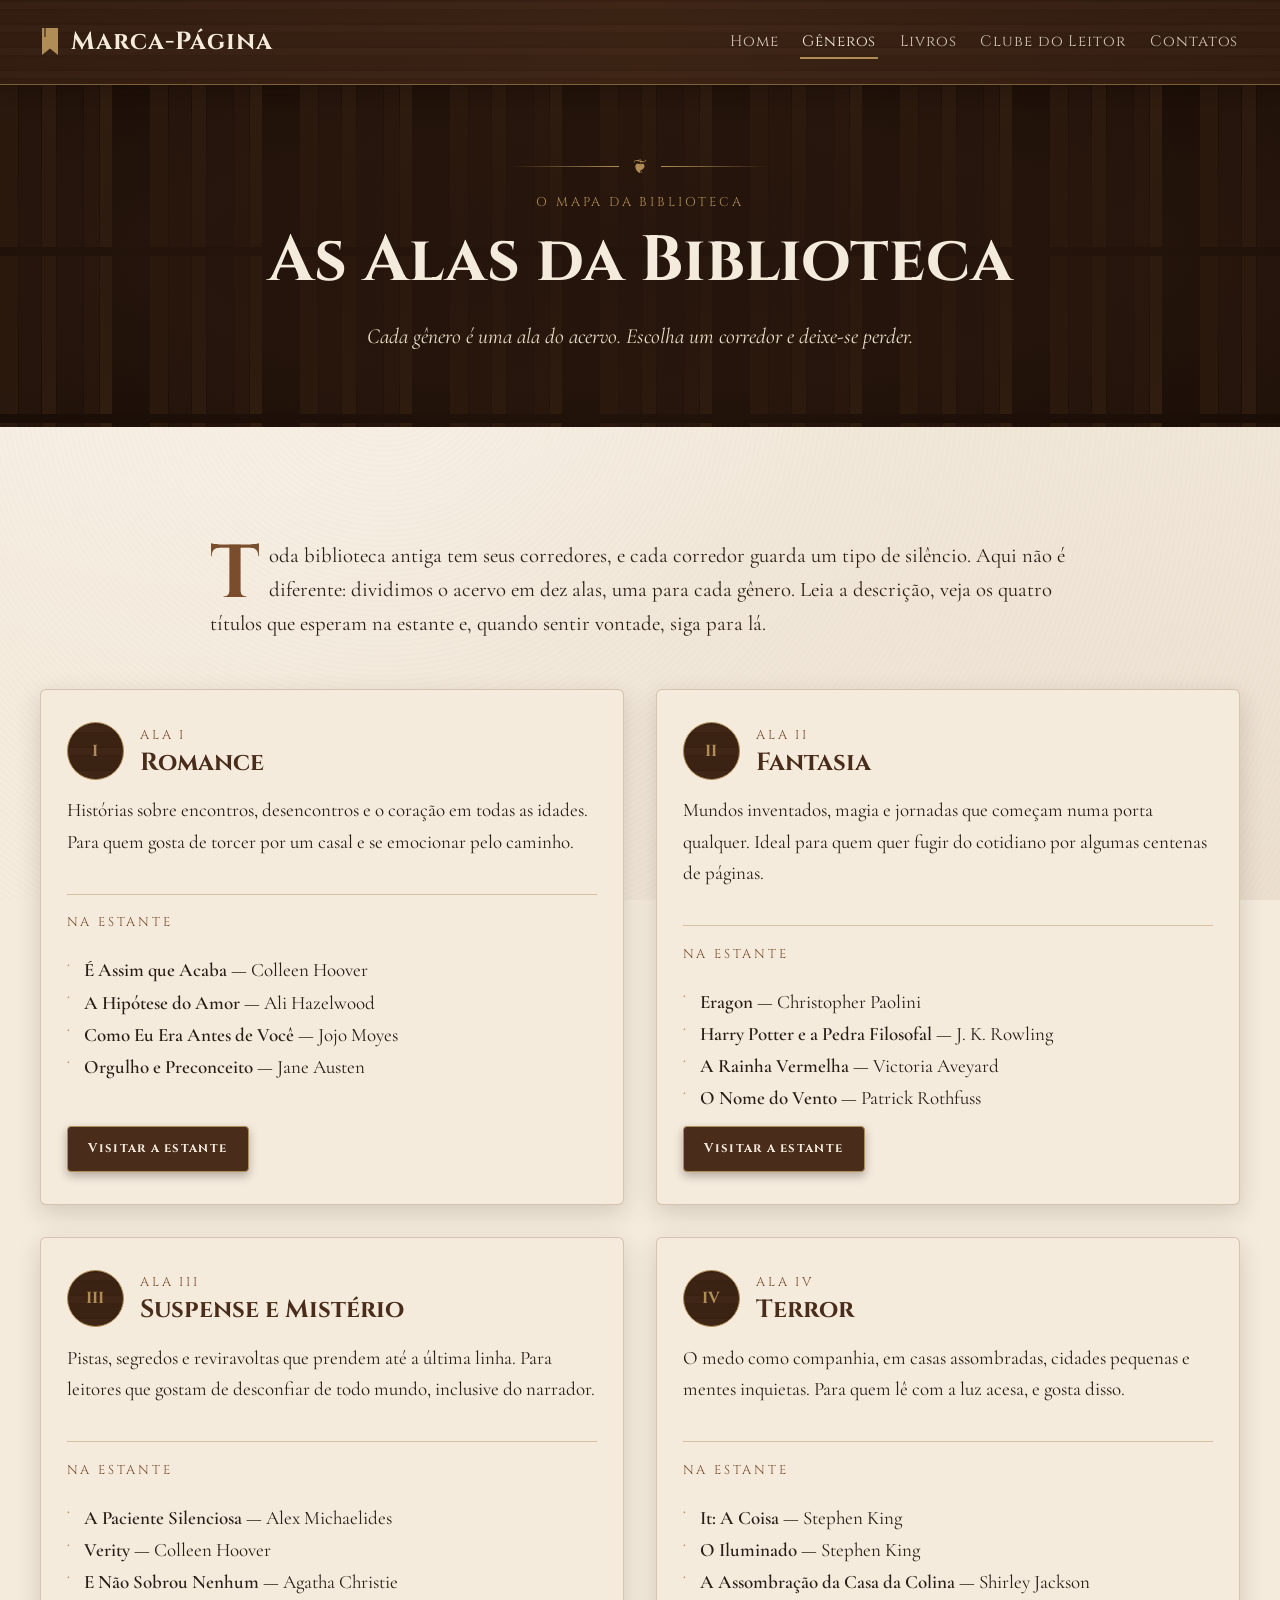
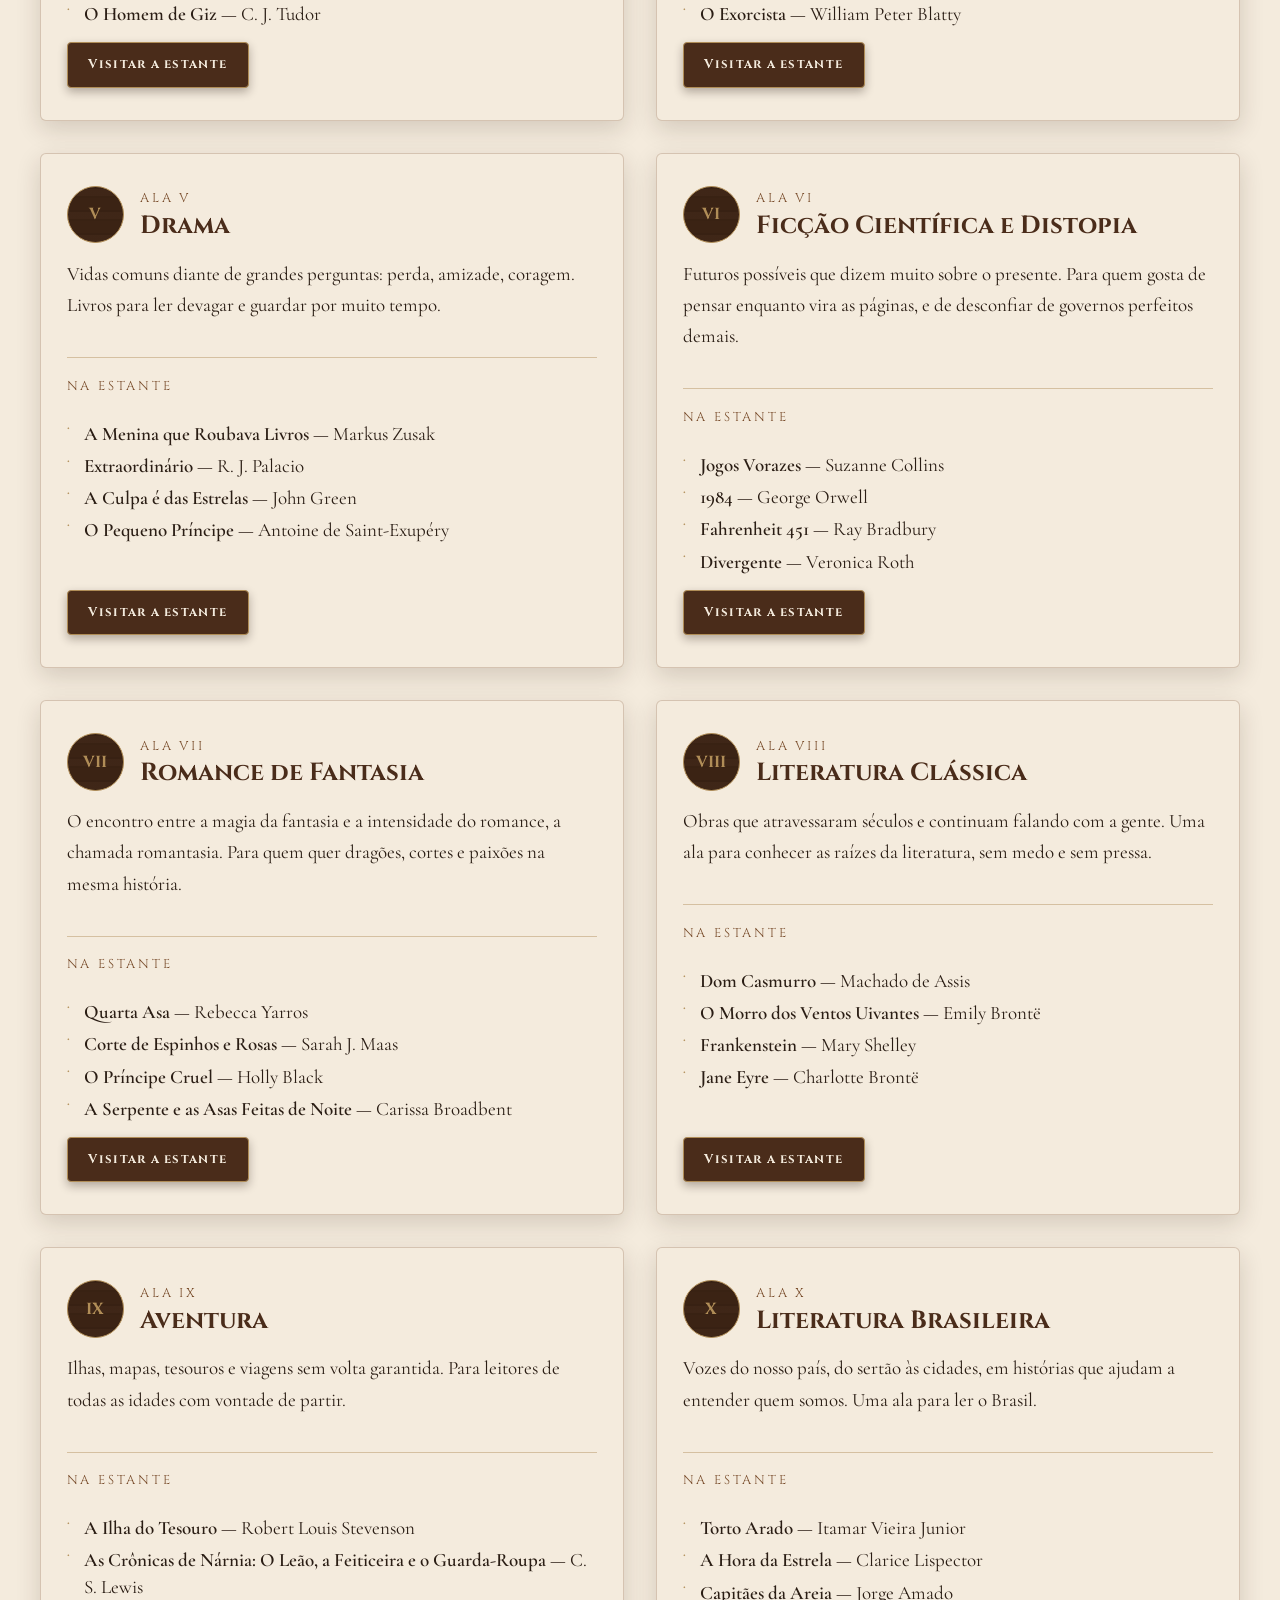
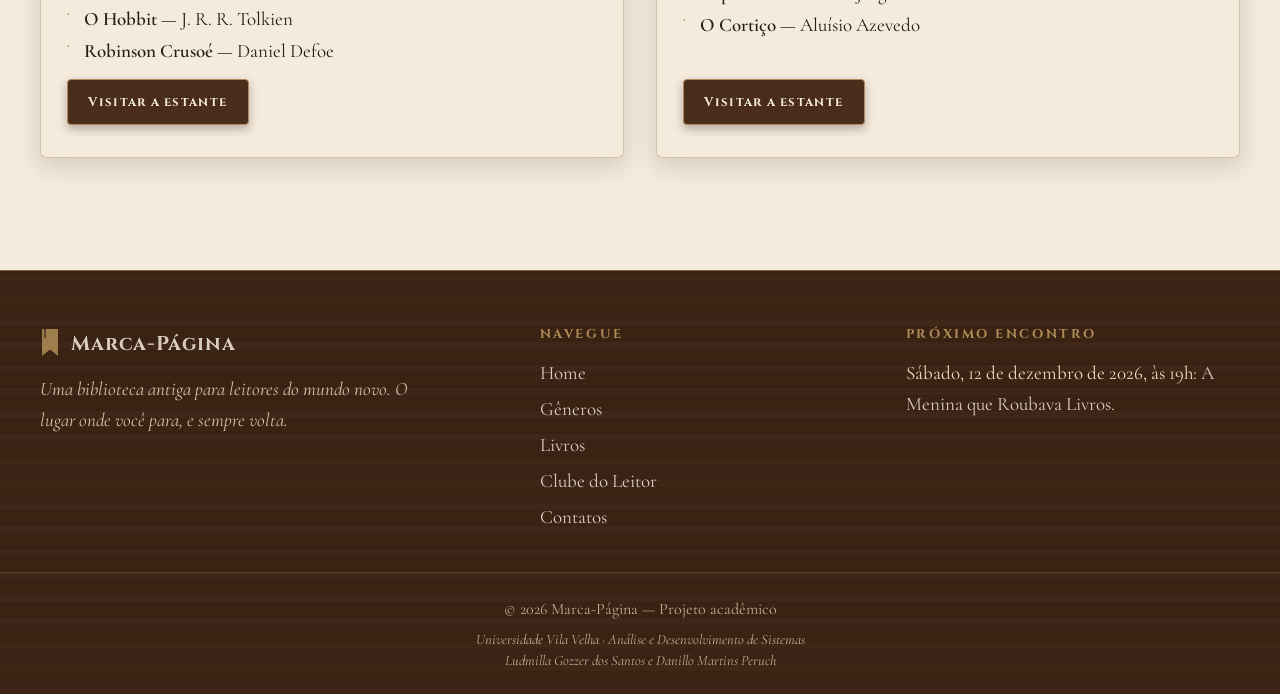
<file: generos.html>
<!DOCTYPE html>
<html lang="pt-BR">
<head>
  <meta charset="UTF-8">
  <meta name="viewport" content="width=device-width, initial-scale=1.0">
  <meta name="description" content="As Alas da Biblioteca: conheça os dez gêneros do acervo do Marca-Página e os livros que esperam em cada estante.">
  <title>Gêneros | Marca-Página</title>
  <link rel="icon" href="img/ui/favicon.svg" type="image/svg+xml">
  <link rel="preconnect" href="https://fonts.googleapis.com">
  <link rel="preconnect" href="https://fonts.gstatic.com" crossorigin>
  <link href="https://fonts.googleapis.com/css2?family=Cinzel:wght@400;700&family=Cormorant+Garamond:ital,wght@0,400;0,600;1,400&display=swap" rel="stylesheet">
  <link rel="stylesheet" href="css/style.css">
  <script>document.documentElement.classList.add("js");</script>
  <script src="js/main.js" defer></script>
</head>
<body>
  <a class="pular-conteudo" href="#conteudo">Pular para o conteúdo</a>

  <!-- ===== HEADER (idêntico em todas as páginas; só muda a classe "ativo") ===== -->
  <header class="site-header">
    <div class="container">
      <a class="logo" href="index.html"><img src="img/ui/marca-pagina.svg" alt="" width="20" height="28">Marca-Página</a>
      <button class="menu-botao" type="button" aria-expanded="false" aria-controls="nav-principal" aria-label="Abrir menu"><span></span></button>
      <nav class="nav-principal" id="nav-principal" aria-label="Navegação principal">
        <ul>
          <li><a href="index.html">Home</a></li>
          <li><a href="generos.html" class="ativo" aria-current="page">Gêneros</a></li>
          <li><a href="livros.html">Livros</a></li>
          <li><a href="clube.html">Clube do Leitor</a></li>
          <li><a href="contatos.html">Contatos</a></li>
        </ul>
      </nav>
    </div>
  </header>

  <main id="conteudo">

    <!-- ===== TOPO DA PÁGINA ===== -->
    <section class="topo-pagina">
      <div class="container">
        <div class="ornamento" aria-hidden="true">❦</div>
        <span class="sobretitulo">O mapa da biblioteca</span>
        <h1>As Alas da Biblioteca</h1>
        <p>Cada gênero é uma ala do acervo. Escolha um corredor e deixe-se perder.</p>
      </div>
    </section>

    <!-- ===== INTRODUÇÃO + GRID DE GÊNEROS ===== -->
    <section class="secao" aria-label="Os dez gêneros do acervo">
      <div class="container">
        <p class="intro-texto capitular">Toda biblioteca antiga tem seus corredores, e cada corredor guarda um tipo de silêncio. Aqui não é diferente: dividimos o acervo em dez alas, uma para cada gênero. Leia a descrição, veja os quatro títulos que esperam na estante e, quando sentir vontade, siga para lá.</p>

        <div class="alas">

          <!-- Ala I -->
          <article class="card ala-card">
            <div class="ala-card__topo">
              <span class="medalhao" aria-hidden="true">I</span>
              <div>
                <span class="sobretitulo">Ala I</span>
                <h2>Romance</h2>
              </div>
            </div>
            <p>Histórias sobre encontros, desencontros e o coração em todas as idades. Para quem gosta de torcer por um casal e se emocionar pelo caminho.</p>
            <hr>
            <span class="sobretitulo">Na estante</span>
            <ul>
              <li><strong>É Assim que Acaba</strong> — Colleen Hoover</li>
              <li><strong>A Hipótese do Amor</strong> — Ali Hazelwood</li>
              <li><strong>Como Eu Era Antes de Você</strong> — Jojo Moyes</li>
              <li><strong>Orgulho e Preconceito</strong> — Jane Austen</li>
            </ul>
            <a class="btn btn--pequeno" href="livros.html#romance">Visitar a estante</a>
          </article>

          <!-- Ala II -->
          <article class="card ala-card">
            <div class="ala-card__topo">
              <span class="medalhao" aria-hidden="true">II</span>
              <div>
                <span class="sobretitulo">Ala II</span>
                <h2>Fantasia</h2>
              </div>
            </div>
            <p>Mundos inventados, magia e jornadas que começam numa porta qualquer. Ideal para quem quer fugir do cotidiano por algumas centenas de páginas.</p>
            <hr>
            <span class="sobretitulo">Na estante</span>
            <ul>
              <li><strong>Eragon</strong> — Christopher Paolini</li>
              <li><strong>Harry Potter e a Pedra Filosofal</strong> — J. K. Rowling</li>
              <li><strong>A Rainha Vermelha</strong> — Victoria Aveyard</li>
              <li><strong>O Nome do Vento</strong> — Patrick Rothfuss</li>
            </ul>
            <a class="btn btn--pequeno" href="livros.html#fantasia">Visitar a estante</a>
          </article>

          <!-- Ala III -->
          <article class="card ala-card">
            <div class="ala-card__topo">
              <span class="medalhao" aria-hidden="true">III</span>
              <div>
                <span class="sobretitulo">Ala III</span>
                <h2>Suspense e Mistério</h2>
              </div>
            </div>
            <p>Pistas, segredos e reviravoltas que prendem até a última linha. Para leitores que gostam de desconfiar de todo mundo, inclusive do narrador.</p>
            <hr>
            <span class="sobretitulo">Na estante</span>
            <ul>
              <li><strong>A Paciente Silenciosa</strong> — Alex Michaelides</li>
              <li><strong>Verity</strong> — Colleen Hoover</li>
              <li><strong>E Não Sobrou Nenhum</strong> — Agatha Christie</li>
              <li><strong>O Homem de Giz</strong> — C. J. Tudor</li>
            </ul>
            <a class="btn btn--pequeno" href="livros.html#suspense">Visitar a estante</a>
          </article>

          <!-- Ala IV -->
          <article class="card ala-card">
            <div class="ala-card__topo">
              <span class="medalhao" aria-hidden="true">IV</span>
              <div>
                <span class="sobretitulo">Ala IV</span>
                <h2>Terror</h2>
              </div>
            </div>
            <p>O medo como companhia, em casas assombradas, cidades pequenas e mentes inquietas. Para quem lê com a luz acesa, e gosta disso.</p>
            <hr>
            <span class="sobretitulo">Na estante</span>
            <ul>
              <li><strong>It: A Coisa</strong> — Stephen King</li>
              <li><strong>O Iluminado</strong> — Stephen King</li>
              <li><strong>A Assombração da Casa da Colina</strong> — Shirley Jackson</li>
              <li><strong>O Exorcista</strong> — William Peter Blatty</li>
            </ul>
            <a class="btn btn--pequeno" href="livros.html#terror">Visitar a estante</a>
          </article>

          <!-- Ala V -->
          <article class="card ala-card">
            <div class="ala-card__topo">
              <span class="medalhao" aria-hidden="true">V</span>
              <div>
                <span class="sobretitulo">Ala V</span>
                <h2>Drama</h2>
              </div>
            </div>
            <p>Vidas comuns diante de grandes perguntas: perda, amizade, coragem. Livros para ler devagar e guardar por muito tempo.</p>
            <hr>
            <span class="sobretitulo">Na estante</span>
            <ul>
              <li><strong>A Menina que Roubava Livros</strong> — Markus Zusak</li>
              <li><strong>Extraordinário</strong> — R. J. Palacio</li>
              <li><strong>A Culpa é das Estrelas</strong> — John Green</li>
              <li><strong>O Pequeno Príncipe</strong> — Antoine de Saint-Exupéry</li>
            </ul>
            <a class="btn btn--pequeno" href="livros.html#drama">Visitar a estante</a>
          </article>

          <!-- Ala VI -->
          <article class="card ala-card">
            <div class="ala-card__topo">
              <span class="medalhao" aria-hidden="true">VI</span>
              <div>
                <span class="sobretitulo">Ala VI</span>
                <h2>Ficção Científica e Distopia</h2>
              </div>
            </div>
            <p>Futuros possíveis que dizem muito sobre o presente. Para quem gosta de pensar enquanto vira as páginas, e de desconfiar de governos perfeitos demais.</p>
            <hr>
            <span class="sobretitulo">Na estante</span>
            <ul>
              <li><strong>Jogos Vorazes</strong> — Suzanne Collins</li>
              <li><strong>1984</strong> — George Orwell</li>
              <li><strong>Fahrenheit 451</strong> — Ray Bradbury</li>
              <li><strong>Divergente</strong> — Veronica Roth</li>
            </ul>
            <a class="btn btn--pequeno" href="livros.html#ficcao-cientifica">Visitar a estante</a>
          </article>

          <!-- Ala VII -->
          <article class="card ala-card">
            <div class="ala-card__topo">
              <span class="medalhao" aria-hidden="true">VII</span>
              <div>
                <span class="sobretitulo">Ala VII</span>
                <h2>Romance de Fantasia</h2>
              </div>
            </div>
            <p>O encontro entre a magia da fantasia e a intensidade do romance, a chamada romantasia. Para quem quer dragões, cortes e paixões na mesma história.</p>
            <hr>
            <span class="sobretitulo">Na estante</span>
            <ul>
              <li><strong>Quarta Asa</strong> — Rebecca Yarros</li>
              <li><strong>Corte de Espinhos e Rosas</strong> — Sarah J. Maas</li>
              <li><strong>O Príncipe Cruel</strong> — Holly Black</li>
              <li><strong>A Serpente e as Asas Feitas de Noite</strong> — Carissa Broadbent</li>
            </ul>
            <a class="btn btn--pequeno" href="livros.html#romantasia">Visitar a estante</a>
          </article>

          <!-- Ala VIII -->
          <article class="card ala-card">
            <div class="ala-card__topo">
              <span class="medalhao" aria-hidden="true">VIII</span>
              <div>
                <span class="sobretitulo">Ala VIII</span>
                <h2>Literatura Clássica</h2>
              </div>
            </div>
            <p>Obras que atravessaram séculos e continuam falando com a gente. Uma ala para conhecer as raízes da literatura, sem medo e sem pressa.</p>
            <hr>
            <span class="sobretitulo">Na estante</span>
            <ul>
              <li><strong>Dom Casmurro</strong> — Machado de Assis</li>
              <li><strong>O Morro dos Ventos Uivantes</strong> — Emily Brontë</li>
              <li><strong>Frankenstein</strong> — Mary Shelley</li>
              <li><strong>Jane Eyre</strong> — Charlotte Brontë</li>
            </ul>
            <a class="btn btn--pequeno" href="livros.html#classicos">Visitar a estante</a>
          </article>

          <!-- Ala IX -->
          <article class="card ala-card">
            <div class="ala-card__topo">
              <span class="medalhao" aria-hidden="true">IX</span>
              <div>
                <span class="sobretitulo">Ala IX</span>
                <h2>Aventura</h2>
              </div>
            </div>
            <p>Ilhas, mapas, tesouros e viagens sem volta garantida. Para leitores de todas as idades com vontade de partir.</p>
            <hr>
            <span class="sobretitulo">Na estante</span>
            <ul>
              <li><strong>A Ilha do Tesouro</strong> — Robert Louis Stevenson</li>
              <li><strong>As Crônicas de Nárnia: O Leão, a Feiticeira e o Guarda-Roupa</strong> — C. S. Lewis</li>
              <li><strong>O Hobbit</strong> — J. R. R. Tolkien</li>
              <li><strong>Robinson Crusoé</strong> — Daniel Defoe</li>
            </ul>
            <a class="btn btn--pequeno" href="livros.html#aventura">Visitar a estante</a>
          </article>

          <!-- Ala X -->
          <article class="card ala-card">
            <div class="ala-card__topo">
              <span class="medalhao" aria-hidden="true">X</span>
              <div>
                <span class="sobretitulo">Ala X</span>
                <h2>Literatura Brasileira</h2>
              </div>
            </div>
            <p>Vozes do nosso país, do sertão às cidades, em histórias que ajudam a entender quem somos. Uma ala para ler o Brasil.</p>
            <hr>
            <span class="sobretitulo">Na estante</span>
            <ul>
              <li><strong>Torto Arado</strong> — Itamar Vieira Junior</li>
              <li><strong>A Hora da Estrela</strong> — Clarice Lispector</li>
              <li><strong>Capitães da Areia</strong> — Jorge Amado</li>
              <li><strong>O Cortiço</strong> — Aluísio Azevedo</li>
            </ul>
            <a class="btn btn--pequeno" href="livros.html#brasileira">Visitar a estante</a>
          </article>

        </div>
      </div>
    </section>

  </main>

  <!-- ===== FOOTER (idêntico em todas as páginas) ===== -->
  <footer class="site-footer">
    <div class="container">
      <div class="footer-colunas">
        <div class="footer-marca">
          <a class="logo" href="index.html"><img src="img/ui/marca-pagina.svg" alt="" width="20" height="28">Marca-Página</a>
          <p>Uma biblioteca antiga para leitores do mundo novo. O lugar onde você para, e sempre volta.</p>
        </div>
        <nav class="footer-links" aria-label="Links rápidos">
          <h2>Navegue</h2>
          <ul>
            <li><a href="index.html">Home</a></li>
            <li><a href="generos.html">Gêneros</a></li>
            <li><a href="livros.html">Livros</a></li>
            <li><a href="clube.html">Clube do Leitor</a></li>
            <li><a href="contatos.html">Contatos</a></li>
          </ul>
        </nav>
        <div class="footer-clube">
          <h2>Próximo encontro</h2>
          <p>Sábado, 12 de dezembro de 2026, às 19h: <a href="clube.html">A Menina que Roubava Livros</a>.</p>
        </div>
      </div>
    </div>
    <div class="footer-base">
      <div class="container">
        <p>© 2026 Marca-Página — Projeto acadêmico</p>
        <p class="footer-academico">Universidade Vila Velha · Análise e Desenvolvimento de Sistemas<br>Ludmilla Gozzer dos Santos e Danillo Martins Peruch</p>
      </div>
    </div>
  </footer>
</body>
</html>
</file>
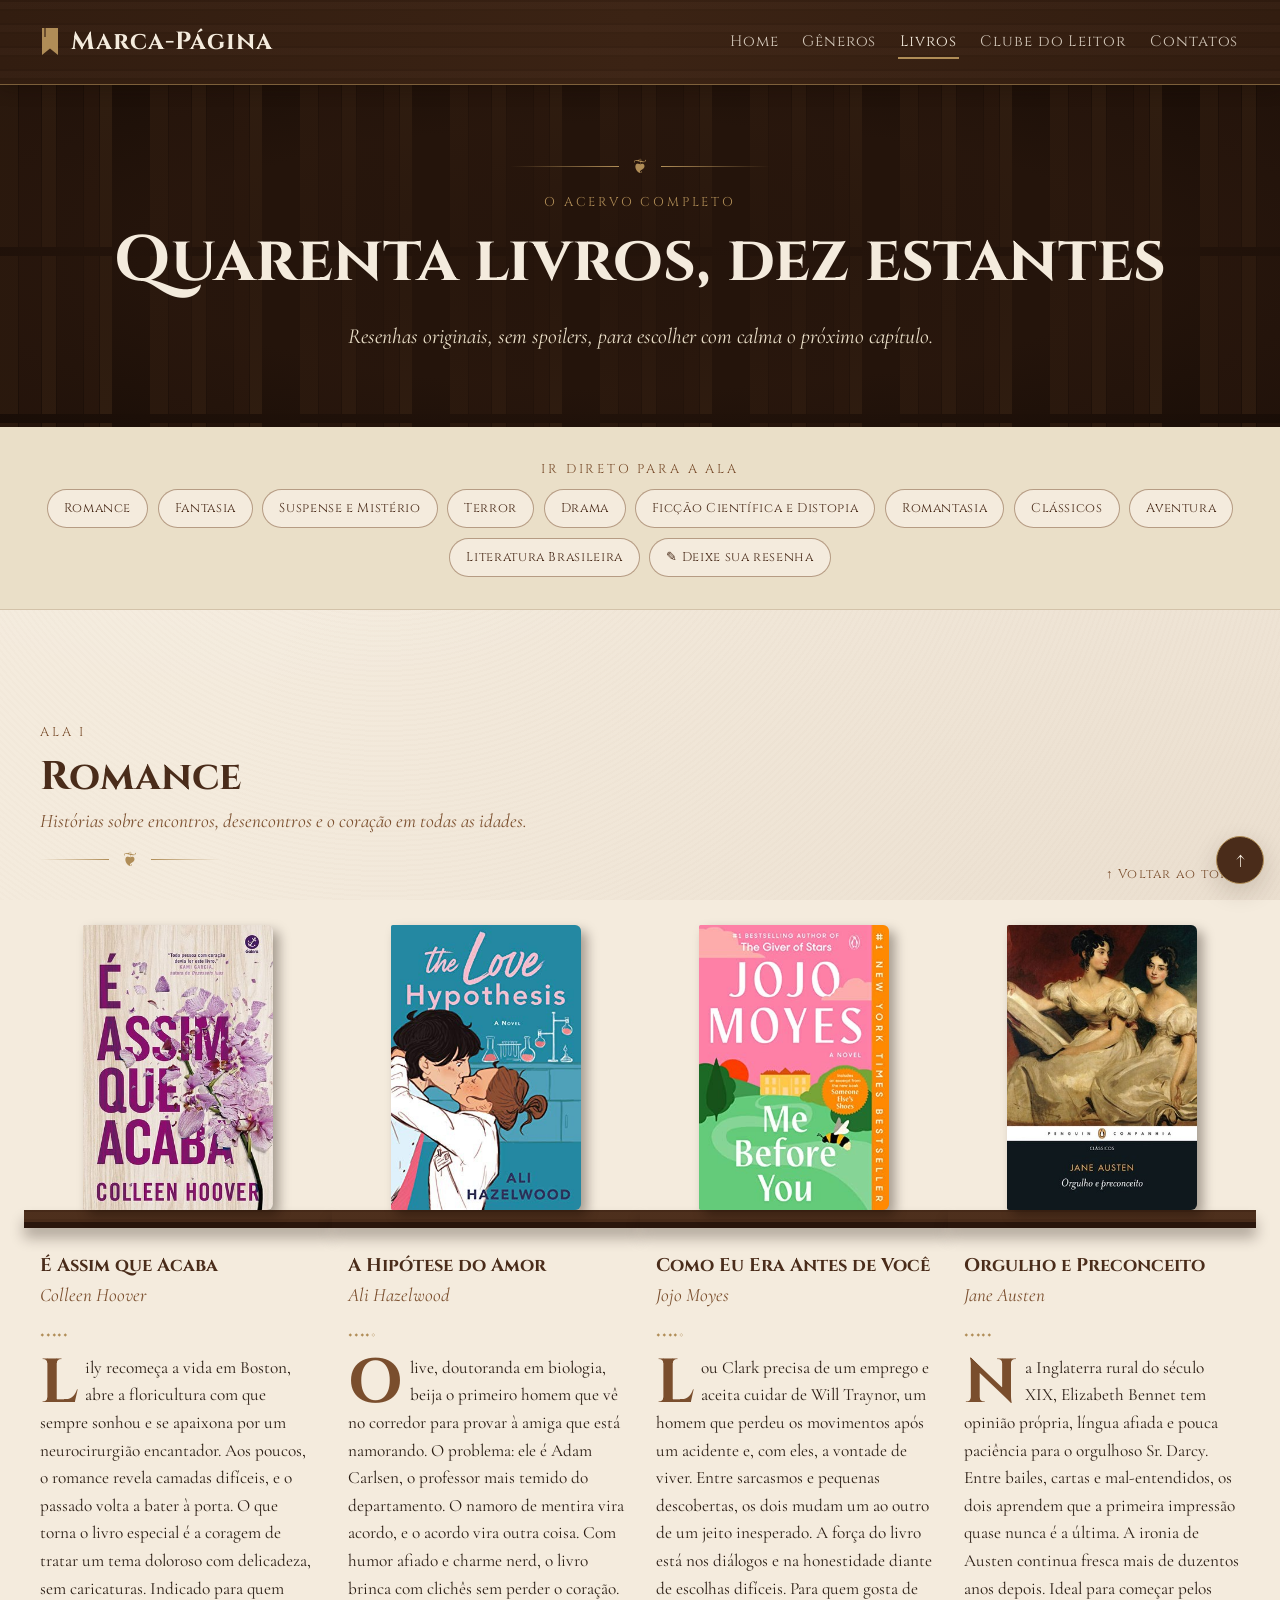
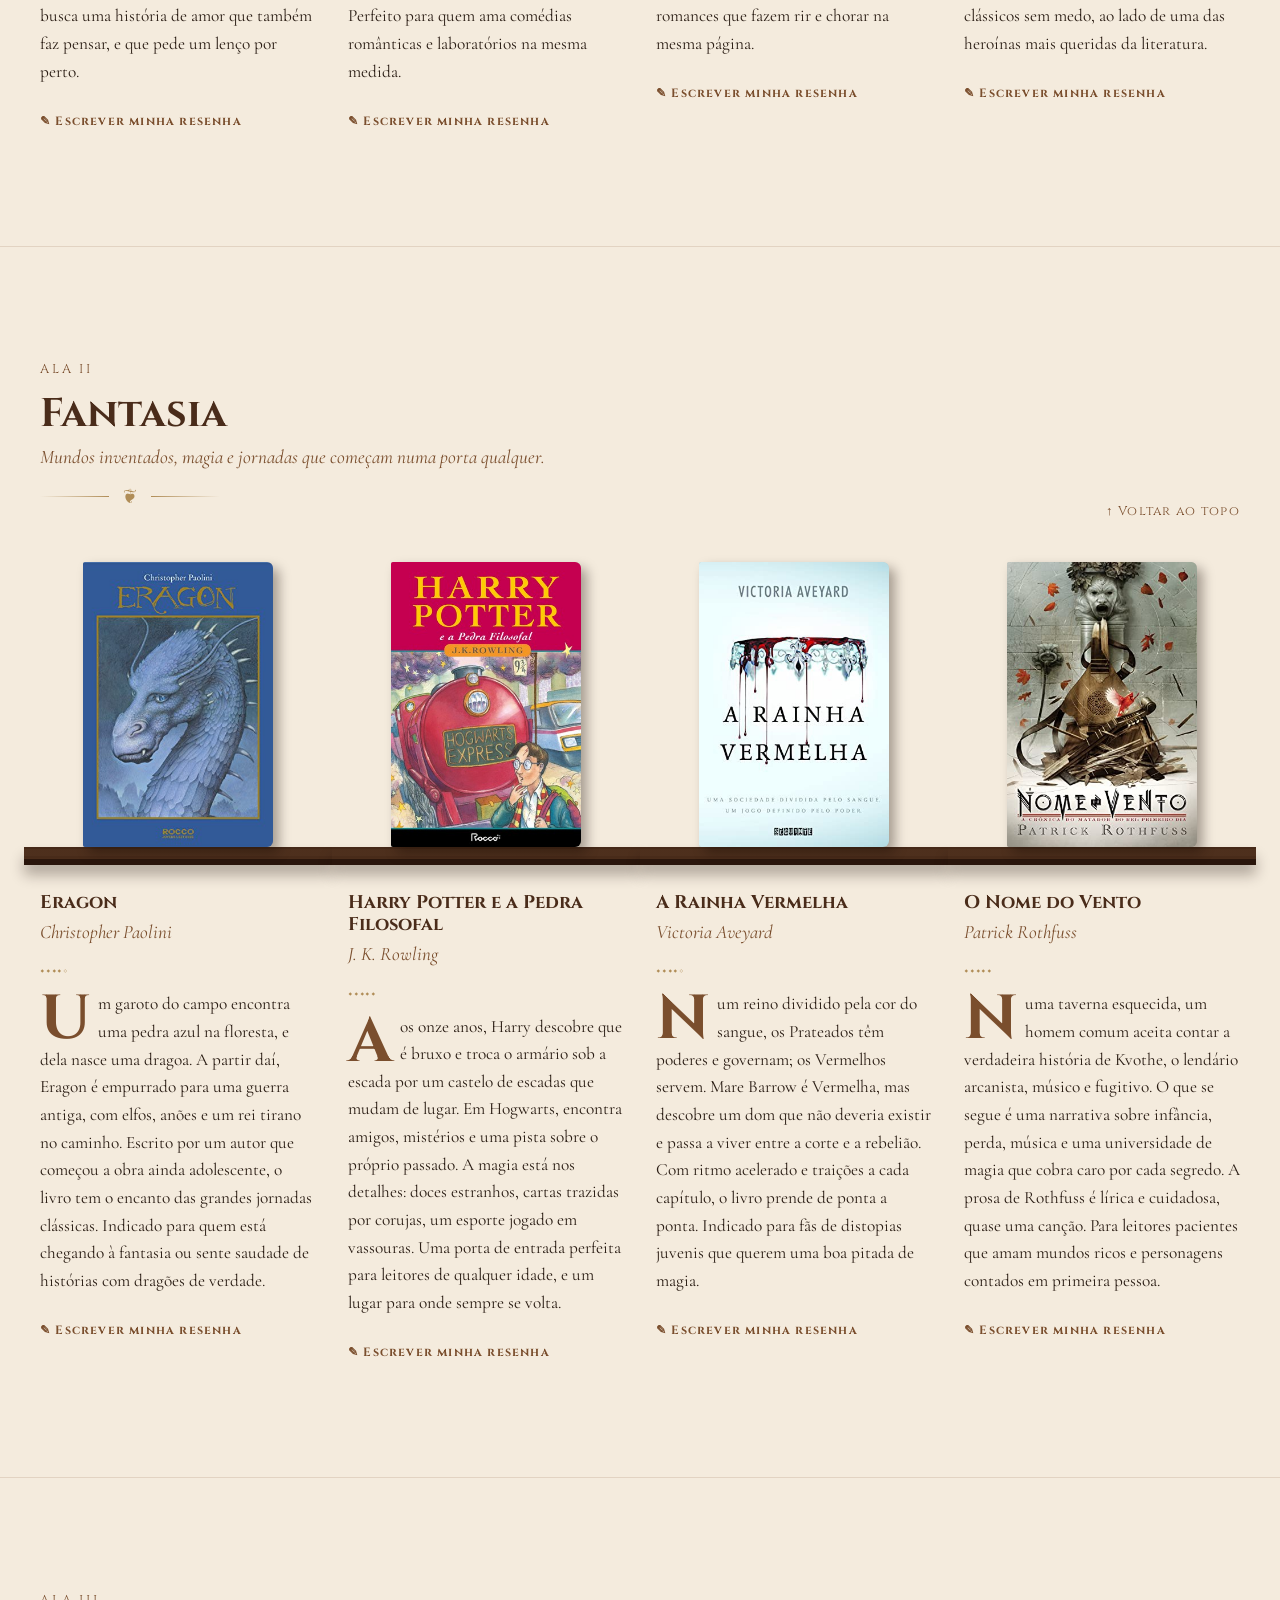
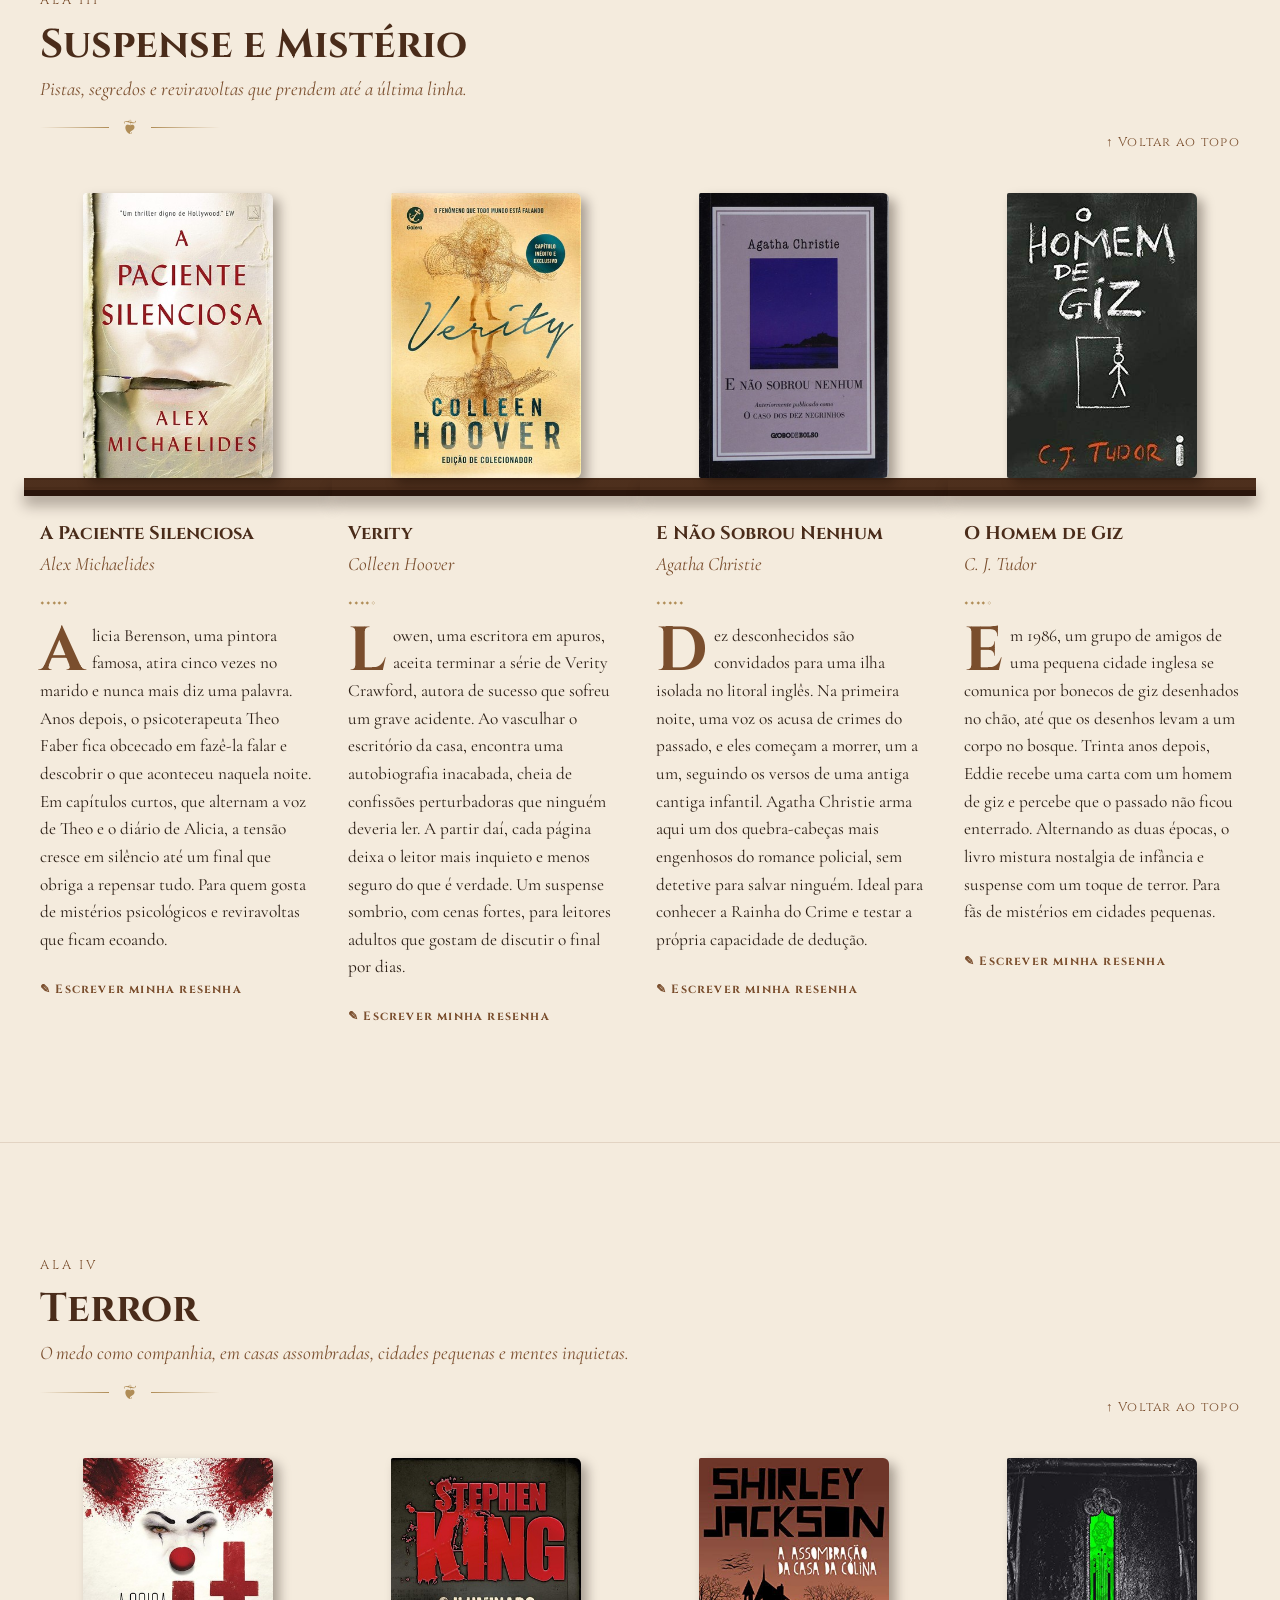
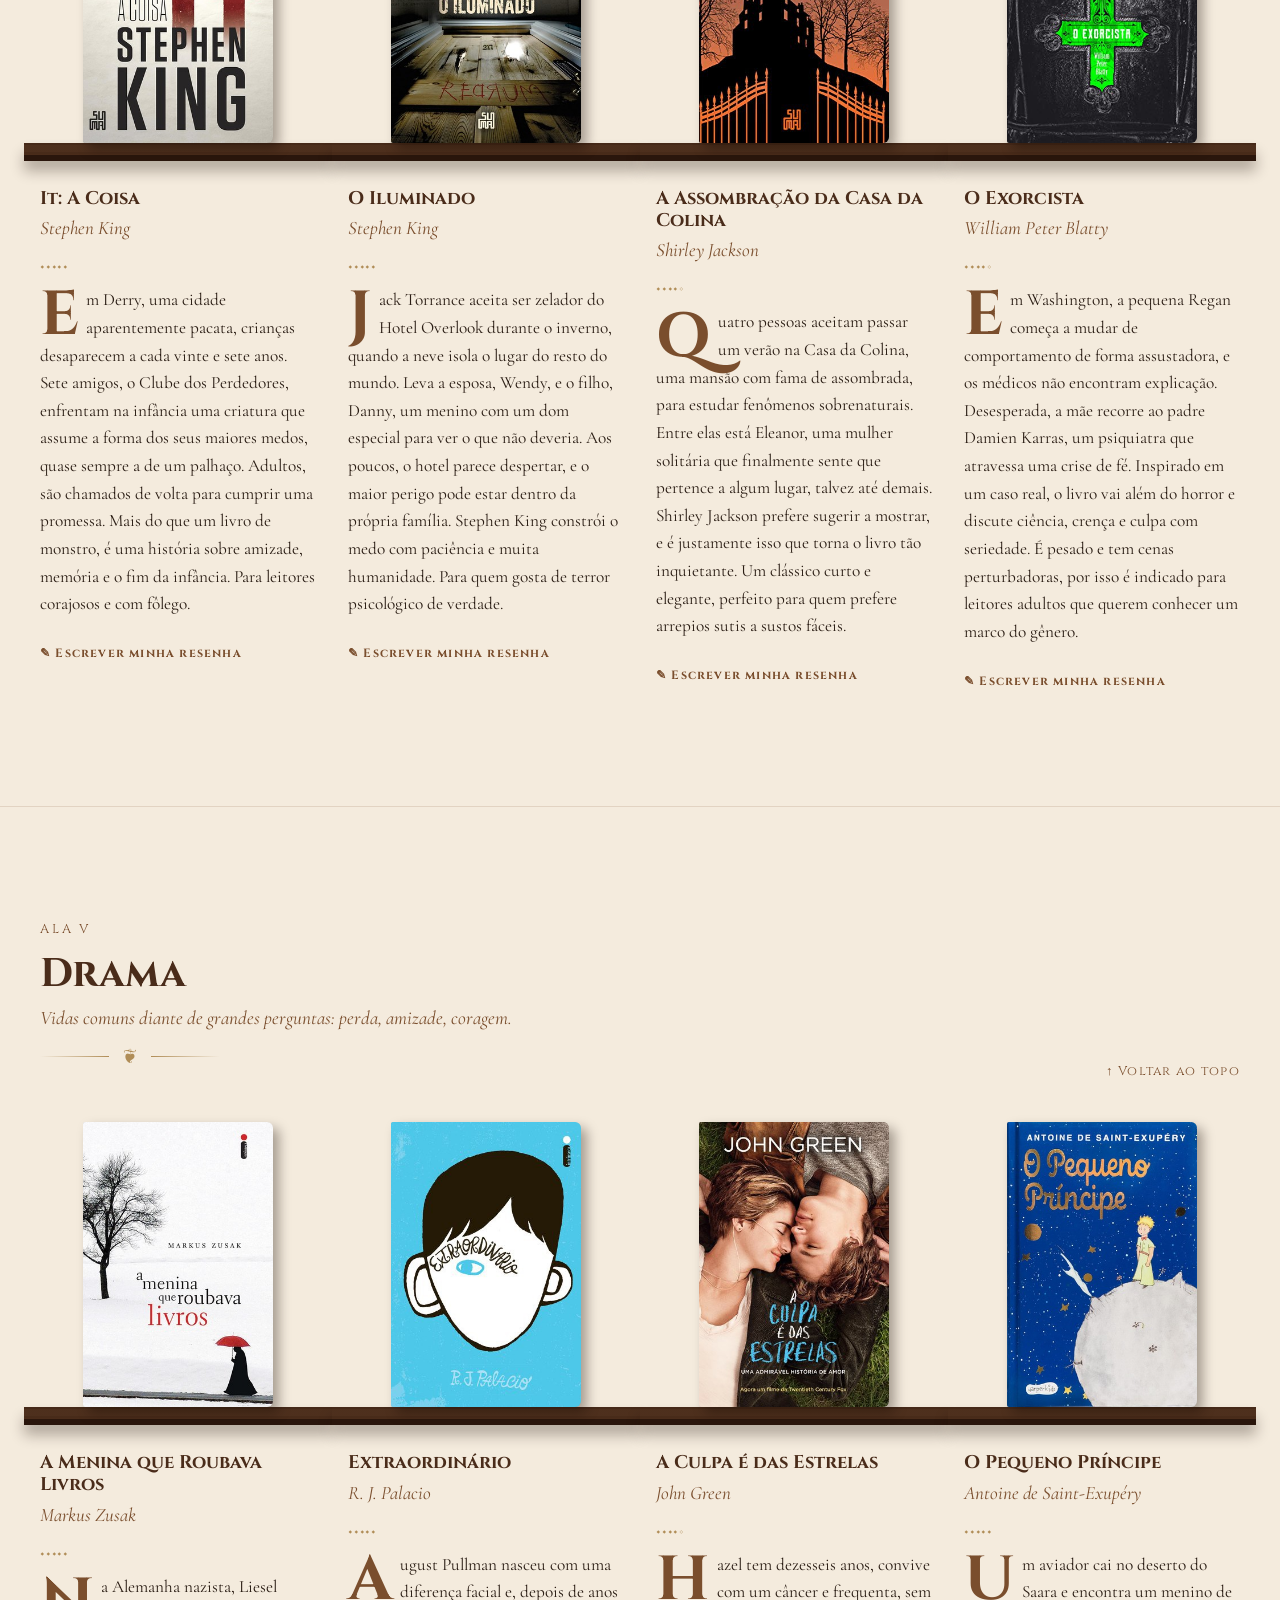
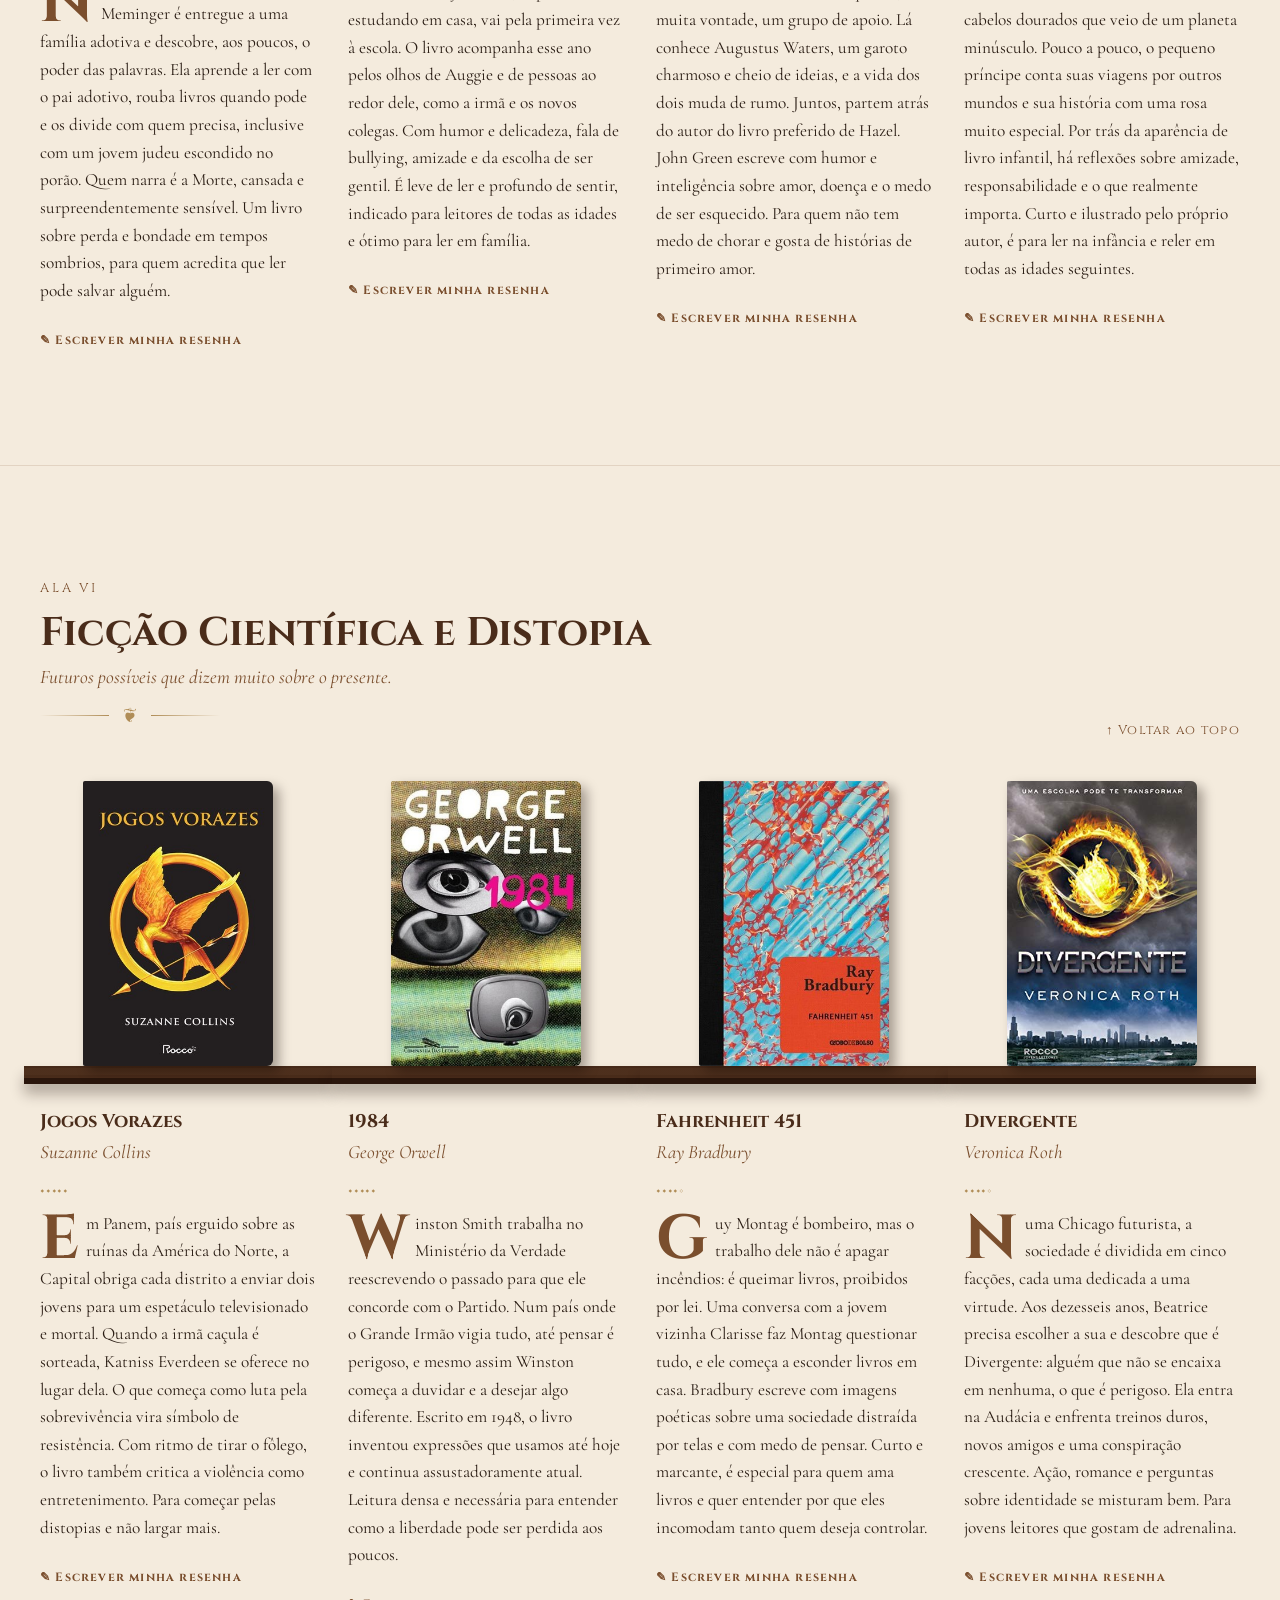
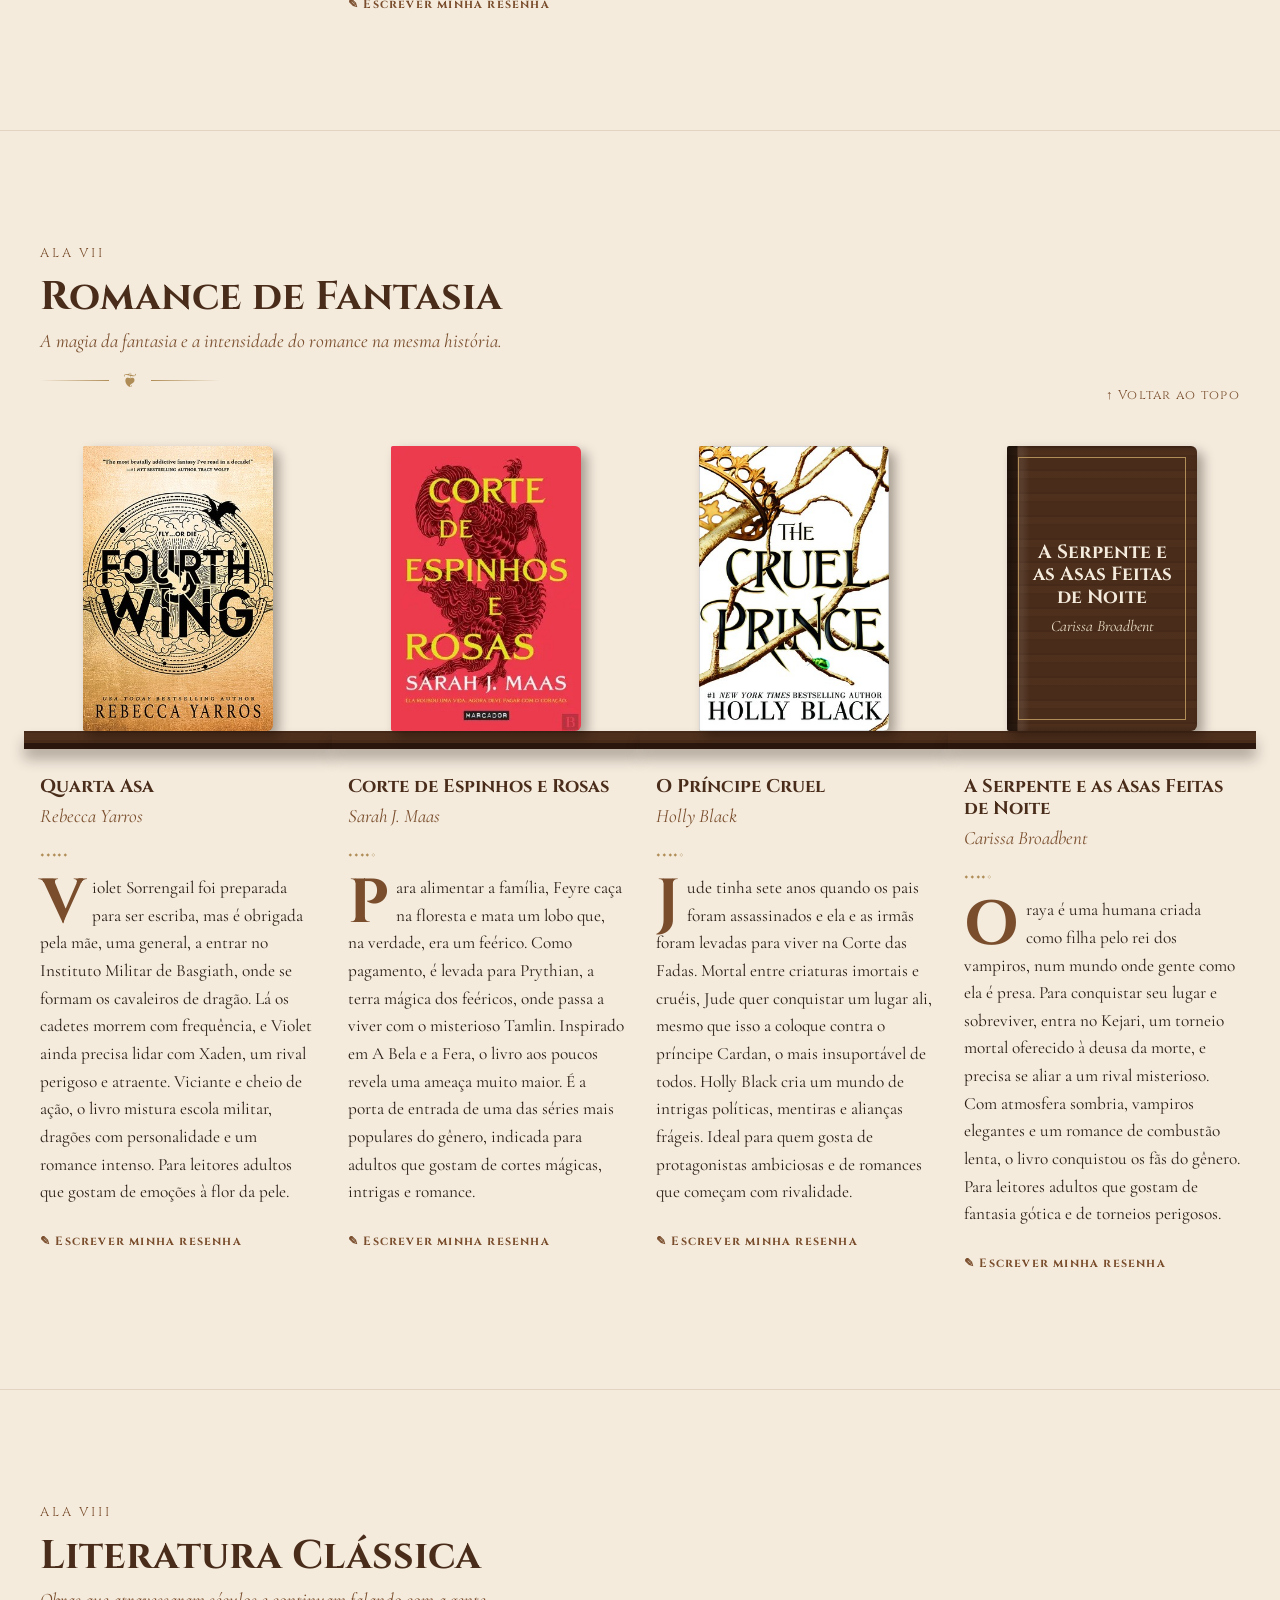
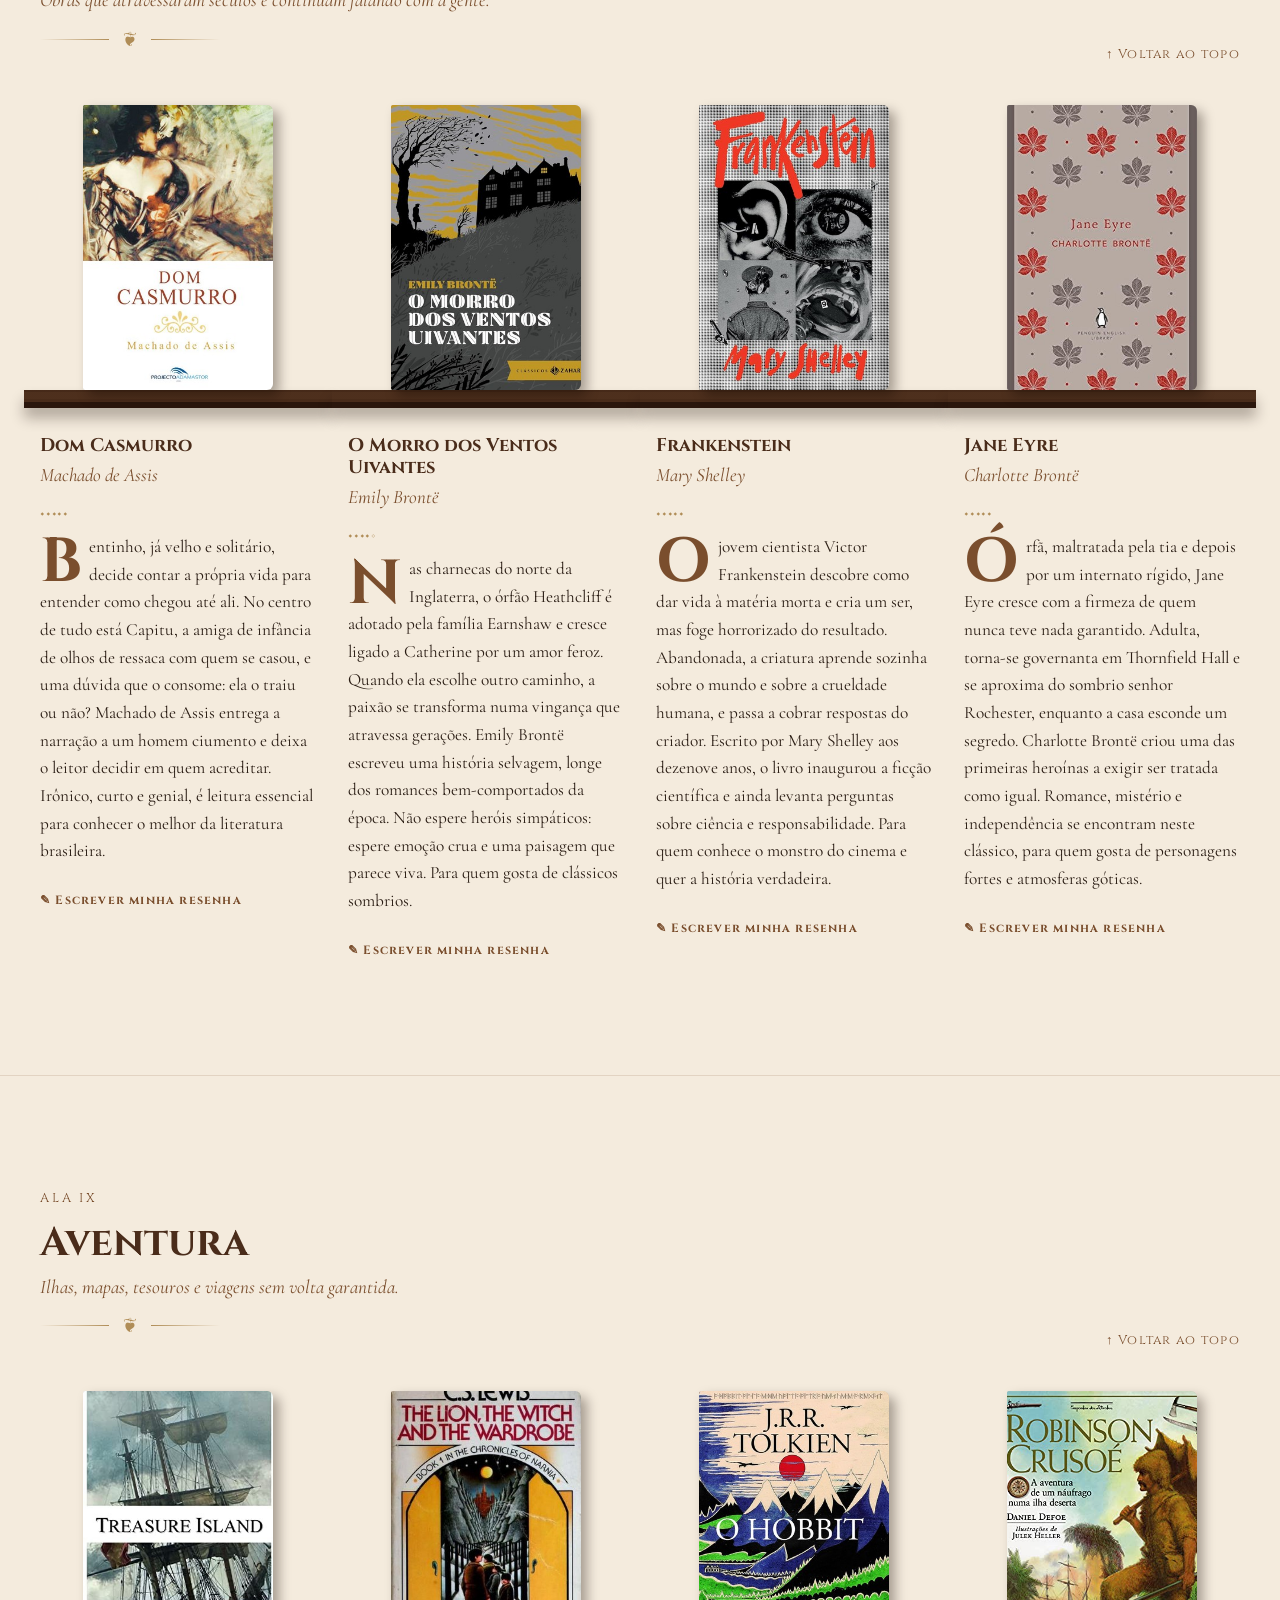
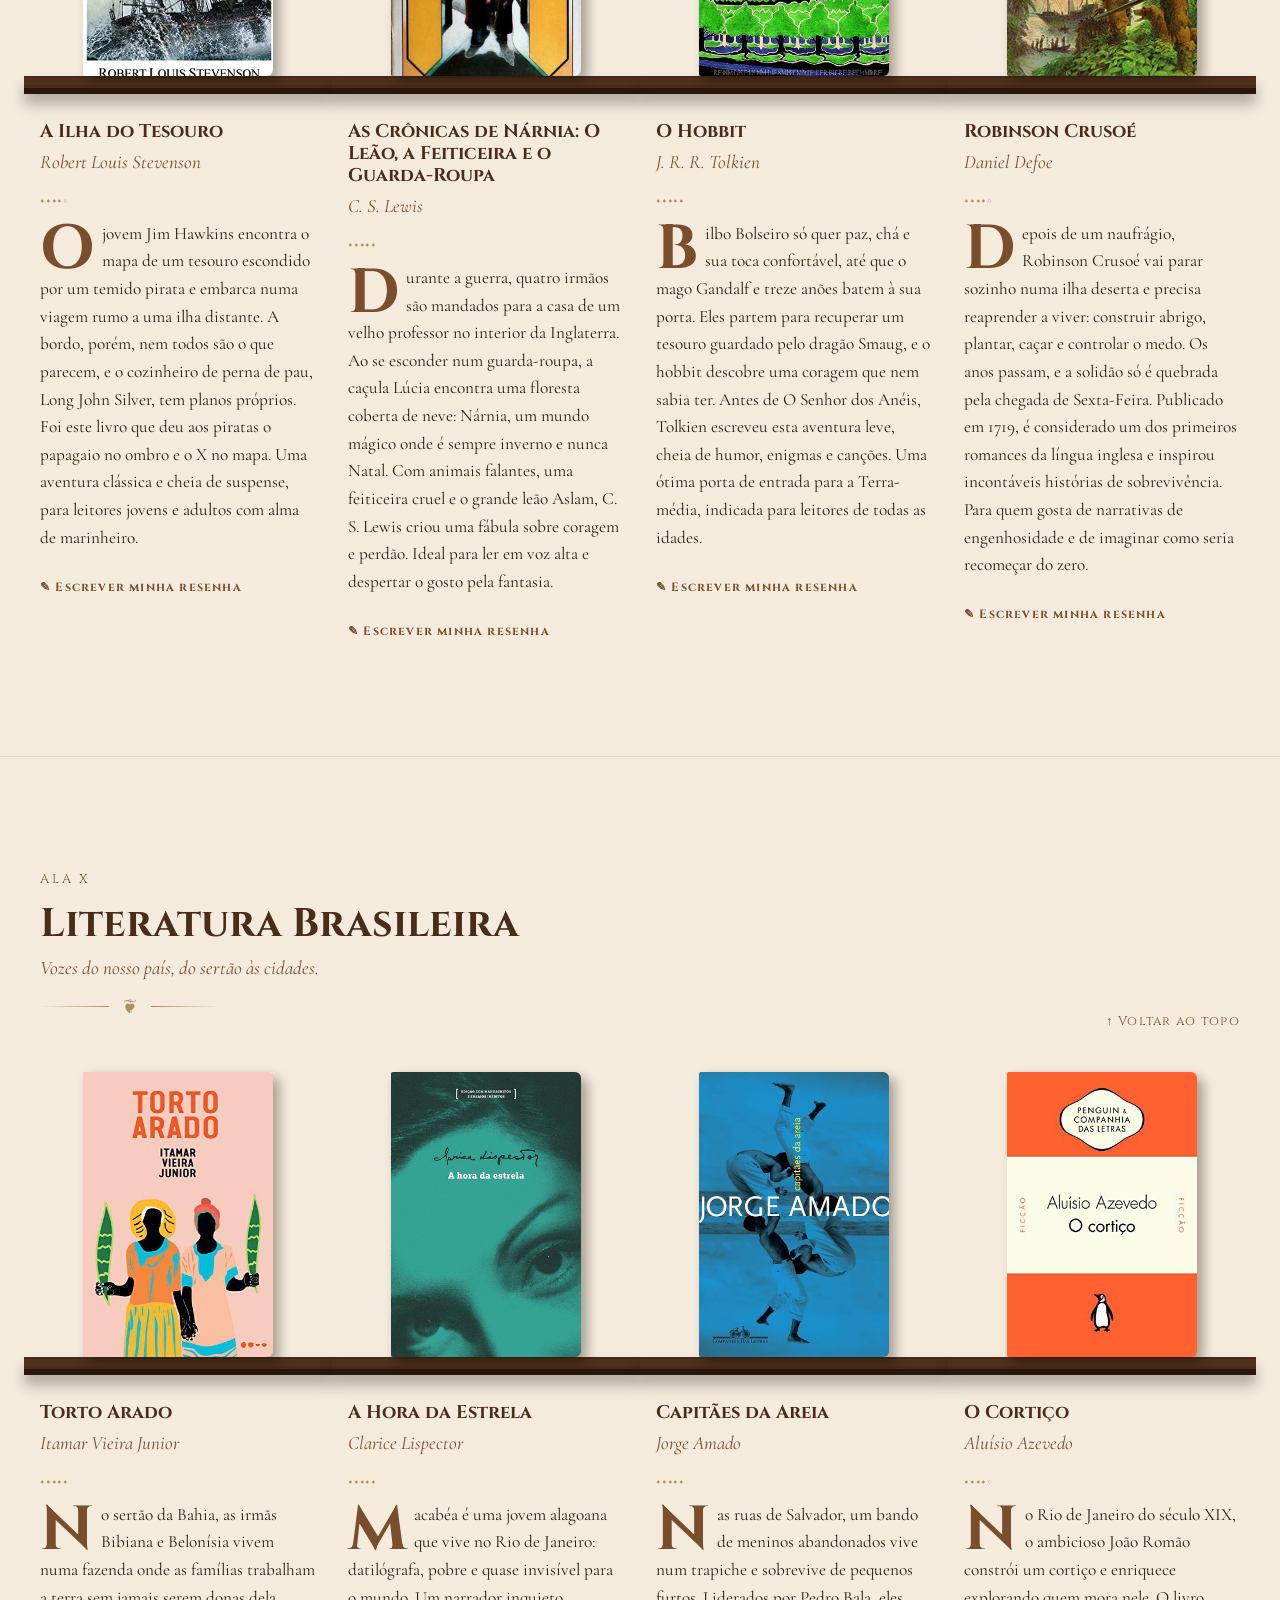
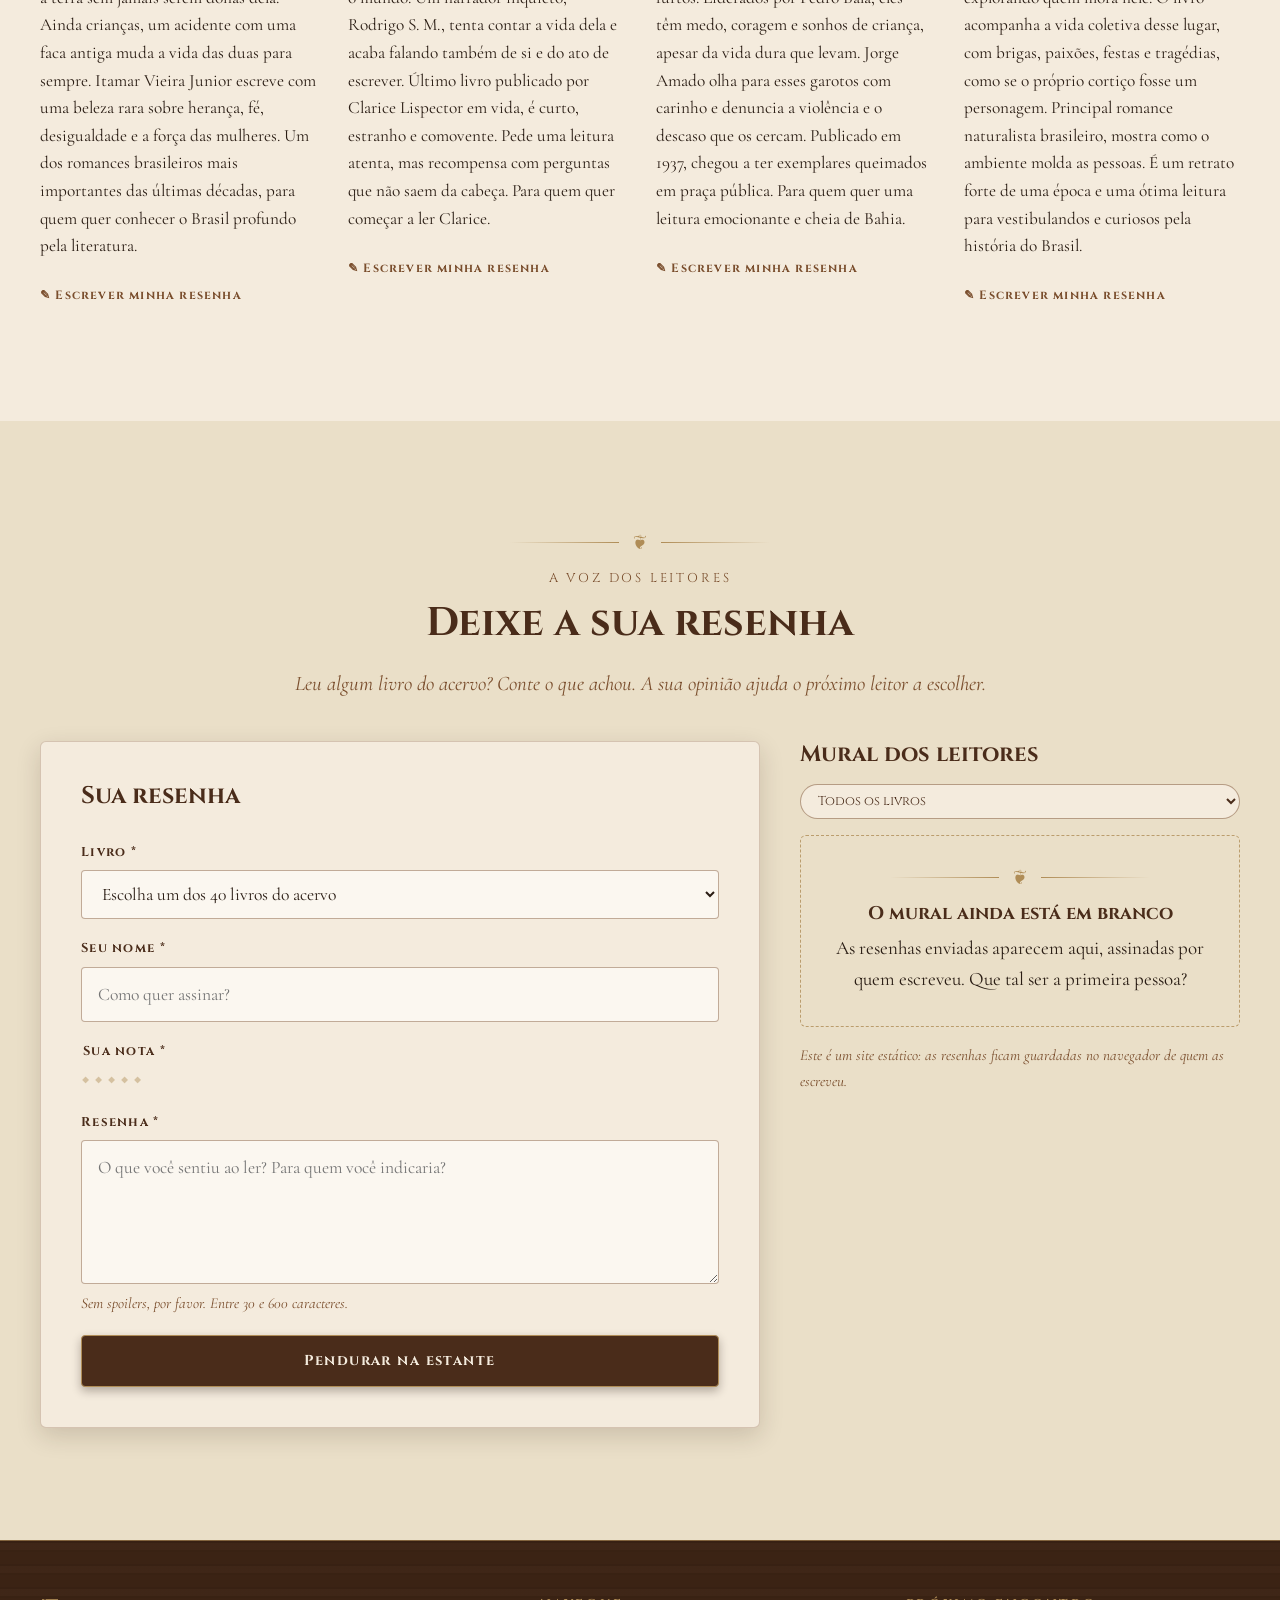
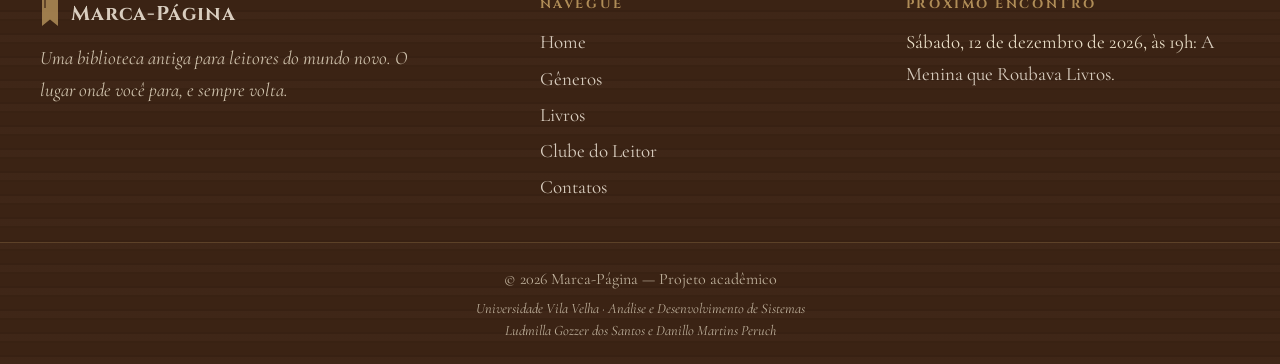
<file: livros.html>
<!DOCTYPE html>
<html lang="pt-BR">
<head>
  <meta charset="UTF-8">
  <meta name="viewport" content="width=device-width, initial-scale=1.0">
  <meta name="description" content="O acervo completo do Marca-Página: 40 livros em 10 estantes, com resenhas originais e sem spoilers. Deixe também a sua resenha.">
  <title>Livros | Marca-Página</title>
  <link rel="icon" href="img/ui/favicon.svg" type="image/svg+xml">
  <link rel="preconnect" href="https://fonts.googleapis.com">
  <link rel="preconnect" href="https://fonts.gstatic.com" crossorigin>
  <link href="https://fonts.googleapis.com/css2?family=Cinzel:wght@400;700&family=Cormorant+Garamond:ital,wght@0,400;0,600;1,400&display=swap" rel="stylesheet">
  <link rel="stylesheet" href="css/style.css">
  <script>document.documentElement.classList.add("js");</script>
  <script src="js/main.js" defer></script>
</head>
<body>
  <a class="pular-conteudo" href="#conteudo">Pular para o conteúdo</a>

  <!-- ===== HEADER (idêntico em todas as páginas; só muda a classe "ativo") ===== -->
  <header class="site-header">
    <div class="container">
      <a class="logo" href="index.html"><img src="img/ui/marca-pagina.svg" alt="" width="20" height="28">Marca-Página</a>
      <button class="menu-botao" type="button" aria-expanded="false" aria-controls="nav-principal" aria-label="Abrir menu"><span></span></button>
      <nav class="nav-principal" id="nav-principal" aria-label="Navegação principal">
        <ul>
          <li><a href="index.html">Home</a></li>
          <li><a href="generos.html">Gêneros</a></li>
          <li><a href="livros.html" class="ativo" aria-current="page">Livros</a></li>
          <li><a href="clube.html">Clube do Leitor</a></li>
          <li><a href="contatos.html">Contatos</a></li>
        </ul>
      </nav>
    </div>
  </header>

  <main id="conteudo">

    <!-- ===== TOPO DA PÁGINA ===== -->
    <section class="topo-pagina">
      <div class="container">
        <div class="ornamento" aria-hidden="true">❦</div>
        <span class="sobretitulo">O acervo completo</span>
        <h1>Quarenta livros, dez estantes</h1>
        <p>Resenhas originais, sem spoilers, para escolher com calma o próximo capítulo.</p>
      </div>
    </section>

    <!-- ===== ÍNDICE DE GÊNEROS (links-âncora) ===== -->
    <nav class="indice" aria-label="Índice de gêneros">
      <div class="container">
        <span class="sobretitulo">Ir direto para a ala</span>
        <ul>
          <li><a href="#romance">Romance</a></li>
          <li><a href="#fantasia">Fantasia</a></li>
          <li><a href="#suspense">Suspense e Mistério</a></li>
          <li><a href="#terror">Terror</a></li>
          <li><a href="#drama">Drama</a></li>
          <li><a href="#ficcao-cientifica">Ficção Científica e Distopia</a></li>
          <li><a href="#romantasia">Romantasia</a></li>
          <li><a href="#classicos">Clássicos</a></li>
          <li><a href="#aventura">Aventura</a></li>
          <li><a href="#brasileira">Literatura Brasileira</a></li>
          <li><a href="#deixe-sua-resenha">✎ Deixe sua resenha</a></li>
        </ul>
      </div>
    </nav>

    <!-- ===== ALA I — ROMANCE ===== -->
    <section class="secao ala" id="romance" aria-labelledby="t-romance">
      <div class="container">
        <div class="ala__cabecalho">
          <div>
            <span class="sobretitulo">Ala I</span>
            <h2 id="t-romance">Romance</h2>
            <p>Histórias sobre encontros, desencontros e o coração em todas as idades.</p>
            <div class="ornamento ornamento--esquerda" aria-hidden="true">❦</div>
          </div>
          <a class="link-topo" href="#top">↑ Voltar ao topo</a>
        </div>
        <div class="estante">
          <article class="livro">
            <div class="livro__prateleira"><img class="capa" src="img/capas/e-assim-que-acaba.jpg" alt="Capa do livro É Assim que Acaba, de Colleen Hoover" width="200" height="300" loading="lazy"></div>
            <div class="livro__info">
              <h3>É Assim que Acaba</h3>
              <p class="livro__autor">Colleen Hoover</p>
              <p class="nota" role="img" aria-label="Nota 5 de 5">◆◆◆◆◆</p>
              <p class="livro__resenha capitular">Lily recomeça a vida em Boston, abre a floricultura com que sempre sonhou e se apaixona por um neurocirurgião encantador. Aos poucos, o romance revela camadas difíceis, e o passado volta a bater à porta. O que torna o livro especial é a coragem de tratar um tema doloroso com delicadeza, sem caricaturas. Indicado para quem busca uma história de amor que também faz pensar, e que pede um lenço por perto.</p>
              <a class="link-resenha" href="#deixe-sua-resenha" data-livro="e-assim-que-acaba">✎ Escrever minha resenha</a>
            </div>
          </article>
          <article class="livro">
            <div class="livro__prateleira"><img class="capa" src="img/capas/a-hipotese-do-amor.jpg" alt="Capa do livro A Hipótese do Amor, de Ali Hazelwood" width="200" height="300" loading="lazy"></div>
            <div class="livro__info">
              <h3>A Hipótese do Amor</h3>
              <p class="livro__autor">Ali Hazelwood</p>
              <p class="nota" role="img" aria-label="Nota 4 de 5">◆◆◆◆◇</p>
              <p class="livro__resenha capitular">Olive, doutoranda em biologia, beija o primeiro homem que vê no corredor para provar à amiga que está namorando. O problema: ele é Adam Carlsen, o professor mais temido do departamento. O namoro de mentira vira acordo, e o acordo vira outra coisa. Com humor afiado e charme nerd, o livro brinca com clichês sem perder o coração. Perfeito para quem ama comédias românticas e laboratórios na mesma medida.</p>
              <a class="link-resenha" href="#deixe-sua-resenha" data-livro="a-hipotese-do-amor">✎ Escrever minha resenha</a>
            </div>
          </article>
          <article class="livro">
            <div class="livro__prateleira"><img class="capa" src="img/capas/como-eu-era-antes-de-voce.jpg" alt="Capa do livro Como Eu Era Antes de Você, de Jojo Moyes" width="200" height="300" loading="lazy"></div>
            <div class="livro__info">
              <h3>Como Eu Era Antes de Você</h3>
              <p class="livro__autor">Jojo Moyes</p>
              <p class="nota" role="img" aria-label="Nota 4 de 5">◆◆◆◆◇</p>
              <p class="livro__resenha capitular">Lou Clark precisa de um emprego e aceita cuidar de Will Traynor, um homem que perdeu os movimentos após um acidente e, com eles, a vontade de viver. Entre sarcasmos e pequenas descobertas, os dois mudam um ao outro de um jeito inesperado. A força do livro está nos diálogos e na honestidade diante de escolhas difíceis. Para quem gosta de romances que fazem rir e chorar na mesma página.</p>
              <a class="link-resenha" href="#deixe-sua-resenha" data-livro="como-eu-era-antes-de-voce">✎ Escrever minha resenha</a>
            </div>
          </article>
          <article class="livro">
            <div class="livro__prateleira"><img class="capa" src="img/capas/orgulho-e-preconceito.jpg" alt="Capa do livro Orgulho e Preconceito, de Jane Austen" width="200" height="300" loading="lazy"></div>
            <div class="livro__info">
              <h3>Orgulho e Preconceito</h3>
              <p class="livro__autor">Jane Austen</p>
              <p class="nota" role="img" aria-label="Nota 5 de 5">◆◆◆◆◆</p>
              <p class="livro__resenha capitular">Na Inglaterra rural do século XIX, Elizabeth Bennet tem opinião própria, língua afiada e pouca paciência para o orgulhoso Sr. Darcy. Entre bailes, cartas e mal-entendidos, os dois aprendem que a primeira impressão quase nunca é a última. A ironia de Austen continua fresca mais de duzentos anos depois. Ideal para começar pelos clássicos sem medo, ao lado de uma das heroínas mais queridas da literatura.</p>
              <a class="link-resenha" href="#deixe-sua-resenha" data-livro="orgulho-e-preconceito">✎ Escrever minha resenha</a>
            </div>
          </article>
        </div>
      </div>
    </section>

    <!-- ===== ALA II — FANTASIA ===== -->
    <section class="secao ala" id="fantasia" aria-labelledby="t-fantasia">
      <div class="container">
        <div class="ala__cabecalho">
          <div>
            <span class="sobretitulo">Ala II</span>
            <h2 id="t-fantasia">Fantasia</h2>
            <p>Mundos inventados, magia e jornadas que começam numa porta qualquer.</p>
            <div class="ornamento ornamento--esquerda" aria-hidden="true">❦</div>
          </div>
          <a class="link-topo" href="#top">↑ Voltar ao topo</a>
        </div>
        <div class="estante">
          <article class="livro">
            <div class="livro__prateleira"><img class="capa" src="img/capas/eragon.jpg" alt="Capa do livro Eragon, de Christopher Paolini" width="200" height="300" loading="lazy"></div>
            <div class="livro__info">
              <h3>Eragon</h3>
              <p class="livro__autor">Christopher Paolini</p>
              <p class="nota" role="img" aria-label="Nota 4 de 5">◆◆◆◆◇</p>
              <p class="livro__resenha capitular">Um garoto do campo encontra uma pedra azul na floresta, e dela nasce uma dragoa. A partir daí, Eragon é empurrado para uma guerra antiga, com elfos, anões e um rei tirano no caminho. Escrito por um autor que começou a obra ainda adolescente, o livro tem o encanto das grandes jornadas clássicas. Indicado para quem está chegando à fantasia ou sente saudade de histórias com dragões de verdade.</p>
              <a class="link-resenha" href="#deixe-sua-resenha" data-livro="eragon">✎ Escrever minha resenha</a>
            </div>
          </article>
          <article class="livro">
            <div class="livro__prateleira"><img class="capa" src="img/capas/harry-potter-e-a-pedra-filosofal.jpg" alt="Capa do livro Harry Potter e a Pedra Filosofal, de J. K. Rowling" width="200" height="300" loading="lazy"></div>
            <div class="livro__info">
              <h3>Harry Potter e a Pedra Filosofal</h3>
              <p class="livro__autor">J. K. Rowling</p>
              <p class="nota" role="img" aria-label="Nota 5 de 5">◆◆◆◆◆</p>
              <p class="livro__resenha capitular">Aos onze anos, Harry descobre que é bruxo e troca o armário sob a escada por um castelo de escadas que mudam de lugar. Em Hogwarts, encontra amigos, mistérios e uma pista sobre o próprio passado. A magia está nos detalhes: doces estranhos, cartas trazidas por corujas, um esporte jogado em vassouras. Uma porta de entrada perfeita para leitores de qualquer idade, e um lugar para onde sempre se volta.</p>
              <a class="link-resenha" href="#deixe-sua-resenha" data-livro="harry-potter-e-a-pedra-filosofal">✎ Escrever minha resenha</a>
            </div>
          </article>
          <article class="livro">
            <div class="livro__prateleira"><img class="capa" src="img/capas/a-rainha-vermelha.jpg" alt="Capa do livro A Rainha Vermelha, de Victoria Aveyard" width="200" height="300" loading="lazy"></div>
            <div class="livro__info">
              <h3>A Rainha Vermelha</h3>
              <p class="livro__autor">Victoria Aveyard</p>
              <p class="nota" role="img" aria-label="Nota 4 de 5">◆◆◆◆◇</p>
              <p class="livro__resenha capitular">Num reino dividido pela cor do sangue, os Prateados têm poderes e governam; os Vermelhos servem. Mare Barrow é Vermelha, mas descobre um dom que não deveria existir e passa a viver entre a corte e a rebelião. Com ritmo acelerado e traições a cada capítulo, o livro prende de ponta a ponta. Indicado para fãs de distopias juvenis que querem uma boa pitada de magia.</p>
              <a class="link-resenha" href="#deixe-sua-resenha" data-livro="a-rainha-vermelha">✎ Escrever minha resenha</a>
            </div>
          </article>
          <article class="livro">
            <div class="livro__prateleira"><img class="capa" src="img/capas/o-nome-do-vento.jpg" alt="Capa do livro O Nome do Vento, de Patrick Rothfuss" width="200" height="300" loading="lazy"></div>
            <div class="livro__info">
              <h3>O Nome do Vento</h3>
              <p class="livro__autor">Patrick Rothfuss</p>
              <p class="nota" role="img" aria-label="Nota 5 de 5">◆◆◆◆◆</p>
              <p class="livro__resenha capitular">Numa taverna esquecida, um homem comum aceita contar a verdadeira história de Kvothe, o lendário arcanista, músico e fugitivo. O que se segue é uma narrativa sobre infância, perda, música e uma universidade de magia que cobra caro por cada segredo. A prosa de Rothfuss é lírica e cuidadosa, quase uma canção. Para leitores pacientes que amam mundos ricos e personagens contados em primeira pessoa.</p>
              <a class="link-resenha" href="#deixe-sua-resenha" data-livro="o-nome-do-vento">✎ Escrever minha resenha</a>
            </div>
          </article>
        </div>
      </div>
    </section>

    <!-- ===== ALA III — SUSPENSE E MISTÉRIO ===== -->
    <section class="secao ala" id="suspense" aria-labelledby="t-suspense">
      <div class="container">
        <div class="ala__cabecalho">
          <div>
            <span class="sobretitulo">Ala III</span>
            <h2 id="t-suspense">Suspense e Mistério</h2>
            <p>Pistas, segredos e reviravoltas que prendem até a última linha.</p>
            <div class="ornamento ornamento--esquerda" aria-hidden="true">❦</div>
          </div>
          <a class="link-topo" href="#top">↑ Voltar ao topo</a>
        </div>
        <div class="estante">
          <article class="livro">
            <div class="livro__prateleira"><img class="capa" src="img/capas/a-paciente-silenciosa.jpg" alt="Capa do livro A Paciente Silenciosa, de Alex Michaelides" width="200" height="300" loading="lazy"></div>
            <div class="livro__info">
              <h3>A Paciente Silenciosa</h3>
              <p class="livro__autor">Alex Michaelides</p>
              <p class="nota" role="img" aria-label="Nota 5 de 5">◆◆◆◆◆</p>
              <p class="livro__resenha capitular">Alicia Berenson, uma pintora famosa, atira cinco vezes no marido e nunca mais diz uma palavra. Anos depois, o psicoterapeuta Theo Faber fica obcecado em fazê-la falar e descobrir o que aconteceu naquela noite. Em capítulos curtos, que alternam a voz de Theo e o diário de Alicia, a tensão cresce em silêncio até um final que obriga a repensar tudo. Para quem gosta de mistérios psicológicos e reviravoltas que ficam ecoando.</p>
              <a class="link-resenha" href="#deixe-sua-resenha" data-livro="a-paciente-silenciosa">✎ Escrever minha resenha</a>
            </div>
          </article>
          <article class="livro">
            <div class="livro__prateleira"><img class="capa" src="img/capas/verity.jpg" alt="Capa do livro Verity, de Colleen Hoover" width="200" height="300" loading="lazy"></div>
            <div class="livro__info">
              <h3>Verity</h3>
              <p class="livro__autor">Colleen Hoover</p>
              <p class="nota" role="img" aria-label="Nota 4 de 5">◆◆◆◆◇</p>
              <p class="livro__resenha capitular">Lowen, uma escritora em apuros, aceita terminar a série de Verity Crawford, autora de sucesso que sofreu um grave acidente. Ao vasculhar o escritório da casa, encontra uma autobiografia inacabada, cheia de confissões perturbadoras que ninguém deveria ler. A partir daí, cada página deixa o leitor mais inquieto e menos seguro do que é verdade. Um suspense sombrio, com cenas fortes, para leitores adultos que gostam de discutir o final por dias.</p>
              <a class="link-resenha" href="#deixe-sua-resenha" data-livro="verity">✎ Escrever minha resenha</a>
            </div>
          </article>
          <article class="livro">
            <div class="livro__prateleira"><img class="capa" src="img/capas/e-nao-sobrou-nenhum.jpg" alt="Capa do livro E Não Sobrou Nenhum, de Agatha Christie" width="200" height="300" loading="lazy"></div>
            <div class="livro__info">
              <h3>E Não Sobrou Nenhum</h3>
              <p class="livro__autor">Agatha Christie</p>
              <p class="nota" role="img" aria-label="Nota 5 de 5">◆◆◆◆◆</p>
              <p class="livro__resenha capitular">Dez desconhecidos são convidados para uma ilha isolada no litoral inglês. Na primeira noite, uma voz os acusa de crimes do passado, e eles começam a morrer, um a um, seguindo os versos de uma antiga cantiga infantil. Agatha Christie arma aqui um dos quebra-cabeças mais engenhosos do romance policial, sem detetive para salvar ninguém. Ideal para conhecer a Rainha do Crime e testar a própria capacidade de dedução.</p>
              <a class="link-resenha" href="#deixe-sua-resenha" data-livro="e-nao-sobrou-nenhum">✎ Escrever minha resenha</a>
            </div>
          </article>
          <article class="livro">
            <div class="livro__prateleira"><img class="capa" src="img/capas/o-homem-de-giz.jpg" alt="Capa do livro O Homem de Giz, de C. J. Tudor" width="200" height="300" loading="lazy"></div>
            <div class="livro__info">
              <h3>O Homem de Giz</h3>
              <p class="livro__autor">C. J. Tudor</p>
              <p class="nota" role="img" aria-label="Nota 4 de 5">◆◆◆◆◇</p>
              <p class="livro__resenha capitular">Em 1986, um grupo de amigos de uma pequena cidade inglesa se comunica por bonecos de giz desenhados no chão, até que os desenhos levam a um corpo no bosque. Trinta anos depois, Eddie recebe uma carta com um homem de giz e percebe que o passado não ficou enterrado. Alternando as duas épocas, o livro mistura nostalgia de infância e suspense com um toque de terror. Para fãs de mistérios em cidades pequenas.</p>
              <a class="link-resenha" href="#deixe-sua-resenha" data-livro="o-homem-de-giz">✎ Escrever minha resenha</a>
            </div>
          </article>
        </div>
      </div>
    </section>

    <!-- ===== ALA IV — TERROR ===== -->
    <section class="secao ala" id="terror" aria-labelledby="t-terror">
      <div class="container">
        <div class="ala__cabecalho">
          <div>
            <span class="sobretitulo">Ala IV</span>
            <h2 id="t-terror">Terror</h2>
            <p>O medo como companhia, em casas assombradas, cidades pequenas e mentes inquietas.</p>
            <div class="ornamento ornamento--esquerda" aria-hidden="true">❦</div>
          </div>
          <a class="link-topo" href="#top">↑ Voltar ao topo</a>
        </div>
        <div class="estante">
          <article class="livro">
            <div class="livro__prateleira"><img class="capa" src="img/capas/it-a-coisa.jpg" alt="Capa do livro It: A Coisa, de Stephen King" width="200" height="300" loading="lazy"></div>
            <div class="livro__info">
              <h3>It: A Coisa</h3>
              <p class="livro__autor">Stephen King</p>
              <p class="nota" role="img" aria-label="Nota 5 de 5">◆◆◆◆◆</p>
              <p class="livro__resenha capitular">Em Derry, uma cidade aparentemente pacata, crianças desaparecem a cada vinte e sete anos. Sete amigos, o Clube dos Perdedores, enfrentam na infância uma criatura que assume a forma dos seus maiores medos, quase sempre a de um palhaço. Adultos, são chamados de volta para cumprir uma promessa. Mais do que um livro de monstro, é uma história sobre amizade, memória e o fim da infância. Para leitores corajosos e com fôlego.</p>
              <a class="link-resenha" href="#deixe-sua-resenha" data-livro="it-a-coisa">✎ Escrever minha resenha</a>
            </div>
          </article>
          <article class="livro">
            <div class="livro__prateleira"><img class="capa" src="img/capas/o-iluminado.jpg" alt="Capa do livro O Iluminado, de Stephen King" width="200" height="300" loading="lazy"></div>
            <div class="livro__info">
              <h3>O Iluminado</h3>
              <p class="livro__autor">Stephen King</p>
              <p class="nota" role="img" aria-label="Nota 5 de 5">◆◆◆◆◆</p>
              <p class="livro__resenha capitular">Jack Torrance aceita ser zelador do Hotel Overlook durante o inverno, quando a neve isola o lugar do resto do mundo. Leva a esposa, Wendy, e o filho, Danny, um menino com um dom especial para ver o que não deveria. Aos poucos, o hotel parece despertar, e o maior perigo pode estar dentro da própria família. Stephen King constrói o medo com paciência e muita humanidade. Para quem gosta de terror psicológico de verdade.</p>
              <a class="link-resenha" href="#deixe-sua-resenha" data-livro="o-iluminado">✎ Escrever minha resenha</a>
            </div>
          </article>
          <article class="livro">
            <div class="livro__prateleira"><img class="capa" src="img/capas/a-assombracao-da-casa-da-colina.jpg" alt="Capa do livro A Assombração da Casa da Colina, de Shirley Jackson" width="200" height="300" loading="lazy"></div>
            <div class="livro__info">
              <h3>A Assombração da Casa da Colina</h3>
              <p class="livro__autor">Shirley Jackson</p>
              <p class="nota" role="img" aria-label="Nota 4 de 5">◆◆◆◆◇</p>
              <p class="livro__resenha capitular">Quatro pessoas aceitam passar um verão na Casa da Colina, uma mansão com fama de assombrada, para estudar fenômenos sobrenaturais. Entre elas está Eleanor, uma mulher solitária que finalmente sente que pertence a algum lugar, talvez até demais. Shirley Jackson prefere sugerir a mostrar, e é justamente isso que torna o livro tão inquietante. Um clássico curto e elegante, perfeito para quem prefere arrepios sutis a sustos fáceis.</p>
              <a class="link-resenha" href="#deixe-sua-resenha" data-livro="a-assombracao-da-casa-da-colina">✎ Escrever minha resenha</a>
            </div>
          </article>
          <article class="livro">
            <div class="livro__prateleira"><img class="capa" src="img/capas/o-exorcista.jpg" alt="Capa do livro O Exorcista, de William Peter Blatty" width="200" height="300" loading="lazy"></div>
            <div class="livro__info">
              <h3>O Exorcista</h3>
              <p class="livro__autor">William Peter Blatty</p>
              <p class="nota" role="img" aria-label="Nota 4 de 5">◆◆◆◆◇</p>
              <p class="livro__resenha capitular">Em Washington, a pequena Regan começa a mudar de comportamento de forma assustadora, e os médicos não encontram explicação. Desesperada, a mãe recorre ao padre Damien Karras, um psiquiatra que atravessa uma crise de fé. Inspirado em um caso real, o livro vai além do horror e discute ciência, crença e culpa com seriedade. É pesado e tem cenas perturbadoras, por isso é indicado para leitores adultos que querem conhecer um marco do gênero.</p>
              <a class="link-resenha" href="#deixe-sua-resenha" data-livro="o-exorcista">✎ Escrever minha resenha</a>
            </div>
          </article>
        </div>
      </div>
    </section>

    <!-- ===== ALA V — DRAMA ===== -->
    <section class="secao ala" id="drama" aria-labelledby="t-drama">
      <div class="container">
        <div class="ala__cabecalho">
          <div>
            <span class="sobretitulo">Ala V</span>
            <h2 id="t-drama">Drama</h2>
            <p>Vidas comuns diante de grandes perguntas: perda, amizade, coragem.</p>
            <div class="ornamento ornamento--esquerda" aria-hidden="true">❦</div>
          </div>
          <a class="link-topo" href="#top">↑ Voltar ao topo</a>
        </div>
        <div class="estante">
          <article class="livro">
            <div class="livro__prateleira"><img class="capa" src="img/capas/a-menina-que-roubava-livros.jpg" alt="Capa do livro A Menina que Roubava Livros, de Markus Zusak" width="200" height="300" loading="lazy"></div>
            <div class="livro__info">
              <h3>A Menina que Roubava Livros</h3>
              <p class="livro__autor">Markus Zusak</p>
              <p class="nota" role="img" aria-label="Nota 5 de 5">◆◆◆◆◆</p>
              <p class="livro__resenha capitular">Na Alemanha nazista, Liesel Meminger é entregue a uma família adotiva e descobre, aos poucos, o poder das palavras. Ela aprende a ler com o pai adotivo, rouba livros quando pode e os divide com quem precisa, inclusive com um jovem judeu escondido no porão. Quem narra é a Morte, cansada e surpreendentemente sensível. Um livro sobre perda e bondade em tempos sombrios, para quem acredita que ler pode salvar alguém.</p>
              <a class="link-resenha" href="#deixe-sua-resenha" data-livro="a-menina-que-roubava-livros">✎ Escrever minha resenha</a>
            </div>
          </article>
          <article class="livro">
            <div class="livro__prateleira"><img class="capa" src="img/capas/extraordinario.jpg" alt="Capa do livro Extraordinário, de R. J. Palacio" width="200" height="300" loading="lazy"></div>
            <div class="livro__info">
              <h3>Extraordinário</h3>
              <p class="livro__autor">R. J. Palacio</p>
              <p class="nota" role="img" aria-label="Nota 5 de 5">◆◆◆◆◆</p>
              <p class="livro__resenha capitular">August Pullman nasceu com uma diferença facial e, depois de anos estudando em casa, vai pela primeira vez à escola. O livro acompanha esse ano pelos olhos de Auggie e de pessoas ao redor dele, como a irmã e os novos colegas. Com humor e delicadeza, fala de bullying, amizade e da escolha de ser gentil. É leve de ler e profundo de sentir, indicado para leitores de todas as idades e ótimo para ler em família.</p>
              <a class="link-resenha" href="#deixe-sua-resenha" data-livro="extraordinario">✎ Escrever minha resenha</a>
            </div>
          </article>
          <article class="livro">
            <div class="livro__prateleira"><img class="capa" src="img/capas/a-culpa-e-das-estrelas.jpg" alt="Capa do livro A Culpa é das Estrelas, de John Green" width="200" height="300" loading="lazy"></div>
            <div class="livro__info">
              <h3>A Culpa é das Estrelas</h3>
              <p class="livro__autor">John Green</p>
              <p class="nota" role="img" aria-label="Nota 4 de 5">◆◆◆◆◇</p>
              <p class="livro__resenha capitular">Hazel tem dezesseis anos, convive com um câncer e frequenta, sem muita vontade, um grupo de apoio. Lá conhece Augustus Waters, um garoto charmoso e cheio de ideias, e a vida dos dois muda de rumo. Juntos, partem atrás do autor do livro preferido de Hazel. John Green escreve com humor e inteligência sobre amor, doença e o medo de ser esquecido. Para quem não tem medo de chorar e gosta de histórias de primeiro amor.</p>
              <a class="link-resenha" href="#deixe-sua-resenha" data-livro="a-culpa-e-das-estrelas">✎ Escrever minha resenha</a>
            </div>
          </article>
          <article class="livro">
            <div class="livro__prateleira"><img class="capa" src="img/capas/o-pequeno-principe.jpg" alt="Capa do livro O Pequeno Príncipe, de Antoine de Saint-Exupéry" width="200" height="300" loading="lazy"></div>
            <div class="livro__info">
              <h3>O Pequeno Príncipe</h3>
              <p class="livro__autor">Antoine de Saint-Exupéry</p>
              <p class="nota" role="img" aria-label="Nota 5 de 5">◆◆◆◆◆</p>
              <p class="livro__resenha capitular">Um aviador cai no deserto do Saara e encontra um menino de cabelos dourados que veio de um planeta minúsculo. Pouco a pouco, o pequeno príncipe conta suas viagens por outros mundos e sua história com uma rosa muito especial. Por trás da aparência de livro infantil, há reflexões sobre amizade, responsabilidade e o que realmente importa. Curto e ilustrado pelo próprio autor, é para ler na infância e reler em todas as idades seguintes.</p>
              <a class="link-resenha" href="#deixe-sua-resenha" data-livro="o-pequeno-principe">✎ Escrever minha resenha</a>
            </div>
          </article>
        </div>
      </div>
    </section>

    <!-- ===== ALA VI — FICÇÃO CIENTÍFICA E DISTOPIA ===== -->
    <section class="secao ala" id="ficcao-cientifica" aria-labelledby="t-ficcao">
      <div class="container">
        <div class="ala__cabecalho">
          <div>
            <span class="sobretitulo">Ala VI</span>
            <h2 id="t-ficcao">Ficção Científica e Distopia</h2>
            <p>Futuros possíveis que dizem muito sobre o presente.</p>
            <div class="ornamento ornamento--esquerda" aria-hidden="true">❦</div>
          </div>
          <a class="link-topo" href="#top">↑ Voltar ao topo</a>
        </div>
        <div class="estante">
          <article class="livro">
            <div class="livro__prateleira"><img class="capa" src="img/capas/jogos-vorazes.jpg" alt="Capa do livro Jogos Vorazes, de Suzanne Collins" width="200" height="300" loading="lazy"></div>
            <div class="livro__info">
              <h3>Jogos Vorazes</h3>
              <p class="livro__autor">Suzanne Collins</p>
              <p class="nota" role="img" aria-label="Nota 5 de 5">◆◆◆◆◆</p>
              <p class="livro__resenha capitular">Em Panem, país erguido sobre as ruínas da América do Norte, a Capital obriga cada distrito a enviar dois jovens para um espetáculo televisionado e mortal. Quando a irmã caçula é sorteada, Katniss Everdeen se oferece no lugar dela. O que começa como luta pela sobrevivência vira símbolo de resistência. Com ritmo de tirar o fôlego, o livro também critica a violência como entretenimento. Para começar pelas distopias e não largar mais.</p>
              <a class="link-resenha" href="#deixe-sua-resenha" data-livro="jogos-vorazes">✎ Escrever minha resenha</a>
            </div>
          </article>
          <article class="livro">
            <div class="livro__prateleira"><img class="capa" src="img/capas/1984.jpg" alt="Capa do livro 1984, de George Orwell" width="200" height="300" loading="lazy"></div>
            <div class="livro__info">
              <h3>1984</h3>
              <p class="livro__autor">George Orwell</p>
              <p class="nota" role="img" aria-label="Nota 5 de 5">◆◆◆◆◆</p>
              <p class="livro__resenha capitular">Winston Smith trabalha no Ministério da Verdade reescrevendo o passado para que ele concorde com o Partido. Num país onde o Grande Irmão vigia tudo, até pensar é perigoso, e mesmo assim Winston começa a duvidar e a desejar algo diferente. Escrito em 1948, o livro inventou expressões que usamos até hoje e continua assustadoramente atual. Leitura densa e necessária para entender como a liberdade pode ser perdida aos poucos.</p>
              <a class="link-resenha" href="#deixe-sua-resenha" data-livro="1984">✎ Escrever minha resenha</a>
            </div>
          </article>
          <article class="livro">
            <div class="livro__prateleira"><img class="capa" src="img/capas/fahrenheit-451.jpg" alt="Capa do livro Fahrenheit 451, de Ray Bradbury" width="200" height="300" loading="lazy"></div>
            <div class="livro__info">
              <h3>Fahrenheit 451</h3>
              <p class="livro__autor">Ray Bradbury</p>
              <p class="nota" role="img" aria-label="Nota 4 de 5">◆◆◆◆◇</p>
              <p class="livro__resenha capitular">Guy Montag é bombeiro, mas o trabalho dele não é apagar incêndios: é queimar livros, proibidos por lei. Uma conversa com a jovem vizinha Clarisse faz Montag questionar tudo, e ele começa a esconder livros em casa. Bradbury escreve com imagens poéticas sobre uma sociedade distraída por telas e com medo de pensar. Curto e marcante, é especial para quem ama livros e quer entender por que eles incomodam tanto quem deseja controlar.</p>
              <a class="link-resenha" href="#deixe-sua-resenha" data-livro="fahrenheit-451">✎ Escrever minha resenha</a>
            </div>
          </article>
          <article class="livro">
            <div class="livro__prateleira"><img class="capa" src="img/capas/divergente.jpg" alt="Capa do livro Divergente, de Veronica Roth" width="200" height="300" loading="lazy"></div>
            <div class="livro__info">
              <h3>Divergente</h3>
              <p class="livro__autor">Veronica Roth</p>
              <p class="nota" role="img" aria-label="Nota 4 de 5">◆◆◆◆◇</p>
              <p class="livro__resenha capitular">Numa Chicago futurista, a sociedade é dividida em cinco facções, cada uma dedicada a uma virtude. Aos dezesseis anos, Beatrice precisa escolher a sua e descobre que é Divergente: alguém que não se encaixa em nenhuma, o que é perigoso. Ela entra na Audácia e enfrenta treinos duros, novos amigos e uma conspiração crescente. Ação, romance e perguntas sobre identidade se misturam bem. Para jovens leitores que gostam de adrenalina.</p>
              <a class="link-resenha" href="#deixe-sua-resenha" data-livro="divergente">✎ Escrever minha resenha</a>
            </div>
          </article>
        </div>
      </div>
    </section>

    <!-- ===== ALA VII — ROMANCE DE FANTASIA (ROMANTASIA) ===== -->
    <section class="secao ala" id="romantasia" aria-labelledby="t-romantasia">
      <div class="container">
        <div class="ala__cabecalho">
          <div>
            <span class="sobretitulo">Ala VII</span>
            <h2 id="t-romantasia">Romance de Fantasia</h2>
            <p>A magia da fantasia e a intensidade do romance na mesma história.</p>
            <div class="ornamento ornamento--esquerda" aria-hidden="true">❦</div>
          </div>
          <a class="link-topo" href="#top">↑ Voltar ao topo</a>
        </div>
        <div class="estante">
          <article class="livro">
            <div class="livro__prateleira"><img class="capa" src="img/capas/quarta-asa.jpg" alt="Capa do livro Quarta Asa, de Rebecca Yarros" width="200" height="300" loading="lazy"></div>
            <div class="livro__info">
              <h3>Quarta Asa</h3>
              <p class="livro__autor">Rebecca Yarros</p>
              <p class="nota" role="img" aria-label="Nota 5 de 5">◆◆◆◆◆</p>
              <p class="livro__resenha capitular">Violet Sorrengail foi preparada para ser escriba, mas é obrigada pela mãe, uma general, a entrar no Instituto Militar de Basgiath, onde se formam os cavaleiros de dragão. Lá os cadetes morrem com frequência, e Violet ainda precisa lidar com Xaden, um rival perigoso e atraente. Viciante e cheio de ação, o livro mistura escola militar, dragões com personalidade e um romance intenso. Para leitores adultos que gostam de emoções à flor da pele.</p>
              <a class="link-resenha" href="#deixe-sua-resenha" data-livro="quarta-asa">✎ Escrever minha resenha</a>
            </div>
          </article>
          <article class="livro">
            <div class="livro__prateleira"><img class="capa" src="img/capas/corte-de-espinhos-e-rosas.jpg" alt="Capa do livro Corte de Espinhos e Rosas, de Sarah J. Maas" width="200" height="300" loading="lazy"></div>
            <div class="livro__info">
              <h3>Corte de Espinhos e Rosas</h3>
              <p class="livro__autor">Sarah J. Maas</p>
              <p class="nota" role="img" aria-label="Nota 4 de 5">◆◆◆◆◇</p>
              <p class="livro__resenha capitular">Para alimentar a família, Feyre caça na floresta e mata um lobo que, na verdade, era um feérico. Como pagamento, é levada para Prythian, a terra mágica dos feéricos, onde passa a viver com o misterioso Tamlin. Inspirado em A Bela e a Fera, o livro aos poucos revela uma ameaça muito maior. É a porta de entrada de uma das séries mais populares do gênero, indicada para adultos que gostam de cortes mágicas, intrigas e romance.</p>
              <a class="link-resenha" href="#deixe-sua-resenha" data-livro="corte-de-espinhos-e-rosas">✎ Escrever minha resenha</a>
            </div>
          </article>
          <article class="livro">
            <div class="livro__prateleira"><img class="capa" src="img/capas/o-principe-cruel.jpg" alt="Capa do livro O Príncipe Cruel, de Holly Black" width="200" height="300" loading="lazy"></div>
            <div class="livro__info">
              <h3>O Príncipe Cruel</h3>
              <p class="livro__autor">Holly Black</p>
              <p class="nota" role="img" aria-label="Nota 4 de 5">◆◆◆◆◇</p>
              <p class="livro__resenha capitular">Jude tinha sete anos quando os pais foram assassinados e ela e as irmãs foram levadas para viver na Corte das Fadas. Mortal entre criaturas imortais e cruéis, Jude quer conquistar um lugar ali, mesmo que isso a coloque contra o príncipe Cardan, o mais insuportável de todos. Holly Black cria um mundo de intrigas políticas, mentiras e alianças frágeis. Ideal para quem gosta de protagonistas ambiciosas e de romances que começam com rivalidade.</p>
              <a class="link-resenha" href="#deixe-sua-resenha" data-livro="o-principe-cruel">✎ Escrever minha resenha</a>
            </div>
          </article>
          <article class="livro">
            <!-- Capa não encontrada em fonte confiável: fallback estilizado em CSS -->
            <div class="livro__prateleira"><div class="capa capa-fallback" role="img" aria-label="Capa ilustrativa do livro A Serpente e as Asas Feitas de Noite, de Carissa Broadbent">A Serpente e as Asas Feitas de Noite<small>Carissa Broadbent</small></div></div>
            <div class="livro__info">
              <h3>A Serpente e as Asas Feitas de Noite</h3>
              <p class="livro__autor">Carissa Broadbent</p>
              <p class="nota" role="img" aria-label="Nota 4 de 5">◆◆◆◆◇</p>
              <p class="livro__resenha capitular">Oraya é uma humana criada como filha pelo rei dos vampiros, num mundo onde gente como ela é presa. Para conquistar seu lugar e sobreviver, entra no Kejari, um torneio mortal oferecido à deusa da morte, e precisa se aliar a um rival misterioso. Com atmosfera sombria, vampiros elegantes e um romance de combustão lenta, o livro conquistou os fãs do gênero. Para leitores adultos que gostam de fantasia gótica e de torneios perigosos.</p>
              <a class="link-resenha" href="#deixe-sua-resenha" data-livro="a-serpente-e-as-asas-feitas-de-noite">✎ Escrever minha resenha</a>
            </div>
          </article>
        </div>
      </div>
    </section>

    <!-- ===== ALA VIII — LITERATURA CLÁSSICA ===== -->
    <section class="secao ala" id="classicos" aria-labelledby="t-classicos">
      <div class="container">
        <div class="ala__cabecalho">
          <div>
            <span class="sobretitulo">Ala VIII</span>
            <h2 id="t-classicos">Literatura Clássica</h2>
            <p>Obras que atravessaram séculos e continuam falando com a gente.</p>
            <div class="ornamento ornamento--esquerda" aria-hidden="true">❦</div>
          </div>
          <a class="link-topo" href="#top">↑ Voltar ao topo</a>
        </div>
        <div class="estante">
          <article class="livro">
            <div class="livro__prateleira"><img class="capa" src="img/capas/dom-casmurro.jpg" alt="Capa do livro Dom Casmurro, de Machado de Assis" width="200" height="300" loading="lazy"></div>
            <div class="livro__info">
              <h3>Dom Casmurro</h3>
              <p class="livro__autor">Machado de Assis</p>
              <p class="nota" role="img" aria-label="Nota 5 de 5">◆◆◆◆◆</p>
              <p class="livro__resenha capitular">Bentinho, já velho e solitário, decide contar a própria vida para entender como chegou até ali. No centro de tudo está Capitu, a amiga de infância de olhos de ressaca com quem se casou, e uma dúvida que o consome: ela o traiu ou não? Machado de Assis entrega a narração a um homem ciumento e deixa o leitor decidir em quem acreditar. Irônico, curto e genial, é leitura essencial para conhecer o melhor da literatura brasileira.</p>
              <a class="link-resenha" href="#deixe-sua-resenha" data-livro="dom-casmurro">✎ Escrever minha resenha</a>
            </div>
          </article>
          <article class="livro">
            <div class="livro__prateleira"><img class="capa" src="img/capas/o-morro-dos-ventos-uivantes.jpg" alt="Capa do livro O Morro dos Ventos Uivantes, de Emily Brontë" width="200" height="300" loading="lazy"></div>
            <div class="livro__info">
              <h3>O Morro dos Ventos Uivantes</h3>
              <p class="livro__autor">Emily Brontë</p>
              <p class="nota" role="img" aria-label="Nota 4 de 5">◆◆◆◆◇</p>
              <p class="livro__resenha capitular">Nas charnecas do norte da Inglaterra, o órfão Heathcliff é adotado pela família Earnshaw e cresce ligado a Catherine por um amor feroz. Quando ela escolhe outro caminho, a paixão se transforma numa vingança que atravessa gerações. Emily Brontë escreveu uma história selvagem, longe dos romances bem-comportados da época. Não espere heróis simpáticos: espere emoção crua e uma paisagem que parece viva. Para quem gosta de clássicos sombrios.</p>
              <a class="link-resenha" href="#deixe-sua-resenha" data-livro="o-morro-dos-ventos-uivantes">✎ Escrever minha resenha</a>
            </div>
          </article>
          <article class="livro">
            <div class="livro__prateleira"><img class="capa" src="img/capas/frankenstein.jpg" alt="Capa do livro Frankenstein, de Mary Shelley" width="200" height="300" loading="lazy"></div>
            <div class="livro__info">
              <h3>Frankenstein</h3>
              <p class="livro__autor">Mary Shelley</p>
              <p class="nota" role="img" aria-label="Nota 5 de 5">◆◆◆◆◆</p>
              <p class="livro__resenha capitular">O jovem cientista Victor Frankenstein descobre como dar vida à matéria morta e cria um ser, mas foge horrorizado do resultado. Abandonada, a criatura aprende sozinha sobre o mundo e sobre a crueldade humana, e passa a cobrar respostas do criador. Escrito por Mary Shelley aos dezenove anos, o livro inaugurou a ficção científica e ainda levanta perguntas sobre ciência e responsabilidade. Para quem conhece o monstro do cinema e quer a história verdadeira.</p>
              <a class="link-resenha" href="#deixe-sua-resenha" data-livro="frankenstein">✎ Escrever minha resenha</a>
            </div>
          </article>
          <article class="livro">
            <div class="livro__prateleira"><img class="capa" src="img/capas/jane-eyre.jpg" alt="Capa do livro Jane Eyre, de Charlotte Brontë" width="200" height="300" loading="lazy"></div>
            <div class="livro__info">
              <h3>Jane Eyre</h3>
              <p class="livro__autor">Charlotte Brontë</p>
              <p class="nota" role="img" aria-label="Nota 5 de 5">◆◆◆◆◆</p>
              <p class="livro__resenha capitular">Órfã, maltratada pela tia e depois por um internato rígido, Jane Eyre cresce com a firmeza de quem nunca teve nada garantido. Adulta, torna-se governanta em Thornfield Hall e se aproxima do sombrio senhor Rochester, enquanto a casa esconde um segredo. Charlotte Brontë criou uma das primeiras heroínas a exigir ser tratada como igual. Romance, mistério e independência se encontram neste clássico, para quem gosta de personagens fortes e atmosferas góticas.</p>
              <a class="link-resenha" href="#deixe-sua-resenha" data-livro="jane-eyre">✎ Escrever minha resenha</a>
            </div>
          </article>
        </div>
      </div>
    </section>

    <!-- ===== ALA IX — AVENTURA ===== -->
    <section class="secao ala" id="aventura" aria-labelledby="t-aventura">
      <div class="container">
        <div class="ala__cabecalho">
          <div>
            <span class="sobretitulo">Ala IX</span>
            <h2 id="t-aventura">Aventura</h2>
            <p>Ilhas, mapas, tesouros e viagens sem volta garantida.</p>
            <div class="ornamento ornamento--esquerda" aria-hidden="true">❦</div>
          </div>
          <a class="link-topo" href="#top">↑ Voltar ao topo</a>
        </div>
        <div class="estante">
          <article class="livro">
            <div class="livro__prateleira"><img class="capa" src="img/capas/a-ilha-do-tesouro.jpg" alt="Capa do livro A Ilha do Tesouro, de Robert Louis Stevenson" width="200" height="300" loading="lazy"></div>
            <div class="livro__info">
              <h3>A Ilha do Tesouro</h3>
              <p class="livro__autor">Robert Louis Stevenson</p>
              <p class="nota" role="img" aria-label="Nota 4 de 5">◆◆◆◆◇</p>
              <p class="livro__resenha capitular">O jovem Jim Hawkins encontra o mapa de um tesouro escondido por um temido pirata e embarca numa viagem rumo a uma ilha distante. A bordo, porém, nem todos são o que parecem, e o cozinheiro de perna de pau, Long John Silver, tem planos próprios. Foi este livro que deu aos piratas o papagaio no ombro e o X no mapa. Uma aventura clássica e cheia de suspense, para leitores jovens e adultos com alma de marinheiro.</p>
              <a class="link-resenha" href="#deixe-sua-resenha" data-livro="a-ilha-do-tesouro">✎ Escrever minha resenha</a>
            </div>
          </article>
          <article class="livro">
            <div class="livro__prateleira"><img class="capa" src="img/capas/as-cronicas-de-narnia-o-leao-a-feiticeira-e-o-guarda-roupa.jpg" alt="Capa do livro As Crônicas de Nárnia: O Leão, a Feiticeira e o Guarda-Roupa, de C. S. Lewis" width="200" height="300" loading="lazy"></div>
            <div class="livro__info">
              <h3>As Crônicas de Nárnia: O Leão, a Feiticeira e o Guarda-Roupa</h3>
              <p class="livro__autor">C. S. Lewis</p>
              <p class="nota" role="img" aria-label="Nota 5 de 5">◆◆◆◆◆</p>
              <p class="livro__resenha capitular">Durante a guerra, quatro irmãos são mandados para a casa de um velho professor no interior da Inglaterra. Ao se esconder num guarda-roupa, a caçula Lúcia encontra uma floresta coberta de neve: Nárnia, um mundo mágico onde é sempre inverno e nunca Natal. Com animais falantes, uma feiticeira cruel e o grande leão Aslam, C. S. Lewis criou uma fábula sobre coragem e perdão. Ideal para ler em voz alta e despertar o gosto pela fantasia.</p>
              <a class="link-resenha" href="#deixe-sua-resenha" data-livro="as-cronicas-de-narnia-o-leao-a-feiticeira-e-o-guarda-roupa">✎ Escrever minha resenha</a>
            </div>
          </article>
          <article class="livro">
            <div class="livro__prateleira"><img class="capa" src="img/capas/o-hobbit.jpg" alt="Capa do livro O Hobbit, de J. R. R. Tolkien" width="200" height="300" loading="lazy"></div>
            <div class="livro__info">
              <h3>O Hobbit</h3>
              <p class="livro__autor">J. R. R. Tolkien</p>
              <p class="nota" role="img" aria-label="Nota 5 de 5">◆◆◆◆◆</p>
              <p class="livro__resenha capitular">Bilbo Bolseiro só quer paz, chá e sua toca confortável, até que o mago Gandalf e treze anões batem à sua porta. Eles partem para recuperar um tesouro guardado pelo dragão Smaug, e o hobbit descobre uma coragem que nem sabia ter. Antes de O Senhor dos Anéis, Tolkien escreveu esta aventura leve, cheia de humor, enigmas e canções. Uma ótima porta de entrada para a Terra-média, indicada para leitores de todas as idades.</p>
              <a class="link-resenha" href="#deixe-sua-resenha" data-livro="o-hobbit">✎ Escrever minha resenha</a>
            </div>
          </article>
          <article class="livro">
            <div class="livro__prateleira"><img class="capa" src="img/capas/robinson-crusoe.jpg" alt="Capa do livro Robinson Crusoé, de Daniel Defoe" width="200" height="300" loading="lazy"></div>
            <div class="livro__info">
              <h3>Robinson Crusoé</h3>
              <p class="livro__autor">Daniel Defoe</p>
              <p class="nota" role="img" aria-label="Nota 4 de 5">◆◆◆◆◇</p>
              <p class="livro__resenha capitular">Depois de um naufrágio, Robinson Crusoé vai parar sozinho numa ilha deserta e precisa reaprender a viver: construir abrigo, plantar, caçar e controlar o medo. Os anos passam, e a solidão só é quebrada pela chegada de Sexta-Feira. Publicado em 1719, é considerado um dos primeiros romances da língua inglesa e inspirou incontáveis histórias de sobrevivência. Para quem gosta de narrativas de engenhosidade e de imaginar como seria recomeçar do zero.</p>
              <a class="link-resenha" href="#deixe-sua-resenha" data-livro="robinson-crusoe">✎ Escrever minha resenha</a>
            </div>
          </article>
        </div>
      </div>
    </section>

    <!-- ===== ALA X — LITERATURA BRASILEIRA ===== -->
    <section class="secao ala" id="brasileira" aria-labelledby="t-brasileira">
      <div class="container">
        <div class="ala__cabecalho">
          <div>
            <span class="sobretitulo">Ala X</span>
            <h2 id="t-brasileira">Literatura Brasileira</h2>
            <p>Vozes do nosso país, do sertão às cidades.</p>
            <div class="ornamento ornamento--esquerda" aria-hidden="true">❦</div>
          </div>
          <a class="link-topo" href="#top">↑ Voltar ao topo</a>
        </div>
        <div class="estante">
          <article class="livro">
            <div class="livro__prateleira"><img class="capa" src="img/capas/torto-arado.jpg" alt="Capa do livro Torto Arado, de Itamar Vieira Junior" width="200" height="300" loading="lazy"></div>
            <div class="livro__info">
              <h3>Torto Arado</h3>
              <p class="livro__autor">Itamar Vieira Junior</p>
              <p class="nota" role="img" aria-label="Nota 5 de 5">◆◆◆◆◆</p>
              <p class="livro__resenha capitular">No sertão da Bahia, as irmãs Bibiana e Belonísia vivem numa fazenda onde as famílias trabalham a terra sem jamais serem donas dela. Ainda crianças, um acidente com uma faca antiga muda a vida das duas para sempre. Itamar Vieira Junior escreve com uma beleza rara sobre herança, fé, desigualdade e a força das mulheres. Um dos romances brasileiros mais importantes das últimas décadas, para quem quer conhecer o Brasil profundo pela literatura.</p>
              <a class="link-resenha" href="#deixe-sua-resenha" data-livro="torto-arado">✎ Escrever minha resenha</a>
            </div>
          </article>
          <article class="livro">
            <div class="livro__prateleira"><img class="capa" src="img/capas/a-hora-da-estrela.jpg" alt="Capa do livro A Hora da Estrela, de Clarice Lispector" width="200" height="300" loading="lazy"></div>
            <div class="livro__info">
              <h3>A Hora da Estrela</h3>
              <p class="livro__autor">Clarice Lispector</p>
              <p class="nota" role="img" aria-label="Nota 5 de 5">◆◆◆◆◆</p>
              <p class="livro__resenha capitular">Macabéa é uma jovem alagoana que vive no Rio de Janeiro: datilógrafa, pobre e quase invisível para o mundo. Um narrador inquieto, Rodrigo S. M., tenta contar a vida dela e acaba falando também de si e do ato de escrever. Último livro publicado por Clarice Lispector em vida, é curto, estranho e comovente. Pede uma leitura atenta, mas recompensa com perguntas que não saem da cabeça. Para quem quer começar a ler Clarice.</p>
              <a class="link-resenha" href="#deixe-sua-resenha" data-livro="a-hora-da-estrela">✎ Escrever minha resenha</a>
            </div>
          </article>
          <article class="livro">
            <div class="livro__prateleira"><img class="capa" src="img/capas/capitaes-da-areia.jpg" alt="Capa do livro Capitães da Areia, de Jorge Amado" width="200" height="300" loading="lazy"></div>
            <div class="livro__info">
              <h3>Capitães da Areia</h3>
              <p class="livro__autor">Jorge Amado</p>
              <p class="nota" role="img" aria-label="Nota 5 de 5">◆◆◆◆◆</p>
              <p class="livro__resenha capitular">Nas ruas de Salvador, um bando de meninos abandonados vive num trapiche e sobrevive de pequenos furtos. Liderados por Pedro Bala, eles têm medo, coragem e sonhos de criança, apesar da vida dura que levam. Jorge Amado olha para esses garotos com carinho e denuncia a violência e o descaso que os cercam. Publicado em 1937, chegou a ter exemplares queimados em praça pública. Para quem quer uma leitura emocionante e cheia de Bahia.</p>
              <a class="link-resenha" href="#deixe-sua-resenha" data-livro="capitaes-da-areia">✎ Escrever minha resenha</a>
            </div>
          </article>
          <article class="livro">
            <div class="livro__prateleira"><img class="capa" src="img/capas/o-cortico.jpg" alt="Capa do livro O Cortiço, de Aluísio Azevedo" width="200" height="300" loading="lazy"></div>
            <div class="livro__info">
              <h3>O Cortiço</h3>
              <p class="livro__autor">Aluísio Azevedo</p>
              <p class="nota" role="img" aria-label="Nota 4 de 5">◆◆◆◆◇</p>
              <p class="livro__resenha capitular">No Rio de Janeiro do século XIX, o ambicioso João Romão constrói um cortiço e enriquece explorando quem mora nele. O livro acompanha a vida coletiva desse lugar, com brigas, paixões, festas e tragédias, como se o próprio cortiço fosse um personagem. Principal romance naturalista brasileiro, mostra como o ambiente molda as pessoas. É um retrato forte de uma época e uma ótima leitura para vestibulandos e curiosos pela história do Brasil.</p>
              <a class="link-resenha" href="#deixe-sua-resenha" data-livro="o-cortico">✎ Escrever minha resenha</a>
            </div>
          </article>
        </div>
      </div>
    </section>

    <!-- ===== RESENHAS DOS LEITORES ===== -->
    <section class="secao secao--alt" id="deixe-sua-resenha" aria-labelledby="t-resenha">
      <div class="container">
        <header class="cabecalho-secao">
          <div class="ornamento" aria-hidden="true">❦</div>
          <span class="sobretitulo">A voz dos leitores</span>
          <h2 id="t-resenha">Deixe a sua resenha</h2>
          <p>Leu algum livro do acervo? Conte o que achou. A sua opinião ajuda o próximo leitor a escolher.</p>
        </header>

        <div class="resenhas-leitores">
          <form class="card form-resenha formulario" id="form-resenha">
            <h3>Sua resenha</h3>
            <div class="campo">
              <label for="resenha-livro">Livro *</label>
              <select id="resenha-livro" name="livro" required>
                <option value="">Escolha um dos 40 livros do acervo</option>
                <optgroup label="Romance">
                  <option value="e-assim-que-acaba">É Assim que Acaba</option>
                  <option value="a-hipotese-do-amor">A Hipótese do Amor</option>
                  <option value="como-eu-era-antes-de-voce">Como Eu Era Antes de Você</option>
                  <option value="orgulho-e-preconceito">Orgulho e Preconceito</option>
                </optgroup>
                <optgroup label="Fantasia">
                  <option value="eragon">Eragon</option>
                  <option value="harry-potter-e-a-pedra-filosofal">Harry Potter e a Pedra Filosofal</option>
                  <option value="a-rainha-vermelha">A Rainha Vermelha</option>
                  <option value="o-nome-do-vento">O Nome do Vento</option>
                </optgroup>
                <optgroup label="Suspense e Mistério">
                  <option value="a-paciente-silenciosa">A Paciente Silenciosa</option>
                  <option value="verity">Verity</option>
                  <option value="e-nao-sobrou-nenhum">E Não Sobrou Nenhum</option>
                  <option value="o-homem-de-giz">O Homem de Giz</option>
                </optgroup>
                <optgroup label="Terror">
                  <option value="it-a-coisa">It: A Coisa</option>
                  <option value="o-iluminado">O Iluminado</option>
                  <option value="a-assombracao-da-casa-da-colina">A Assombração da Casa da Colina</option>
                  <option value="o-exorcista">O Exorcista</option>
                </optgroup>
                <optgroup label="Drama">
                  <option value="a-menina-que-roubava-livros">A Menina que Roubava Livros</option>
                  <option value="extraordinario">Extraordinário</option>
                  <option value="a-culpa-e-das-estrelas">A Culpa é das Estrelas</option>
                  <option value="o-pequeno-principe">O Pequeno Príncipe</option>
                </optgroup>
                <optgroup label="Ficção Científica e Distopia">
                  <option value="jogos-vorazes">Jogos Vorazes</option>
                  <option value="1984">1984</option>
                  <option value="fahrenheit-451">Fahrenheit 451</option>
                  <option value="divergente">Divergente</option>
                </optgroup>
                <optgroup label="Romance de Fantasia">
                  <option value="quarta-asa">Quarta Asa</option>
                  <option value="corte-de-espinhos-e-rosas">Corte de Espinhos e Rosas</option>
                  <option value="o-principe-cruel">O Príncipe Cruel</option>
                  <option value="a-serpente-e-as-asas-feitas-de-noite">A Serpente e as Asas Feitas de Noite</option>
                </optgroup>
                <optgroup label="Literatura Clássica">
                  <option value="dom-casmurro">Dom Casmurro</option>
                  <option value="o-morro-dos-ventos-uivantes">O Morro dos Ventos Uivantes</option>
                  <option value="frankenstein">Frankenstein</option>
                  <option value="jane-eyre">Jane Eyre</option>
                </optgroup>
                <optgroup label="Aventura">
                  <option value="a-ilha-do-tesouro">A Ilha do Tesouro</option>
                  <option value="as-cronicas-de-narnia-o-leao-a-feiticeira-e-o-guarda-roupa">As Crônicas de Nárnia: O Leão, a Feiticeira e o Guarda-Roupa</option>
                  <option value="o-hobbit">O Hobbit</option>
                  <option value="robinson-crusoe">Robinson Crusoé</option>
                </optgroup>
                <optgroup label="Literatura Brasileira">
                  <option value="torto-arado">Torto Arado</option>
                  <option value="a-hora-da-estrela">A Hora da Estrela</option>
                  <option value="capitaes-da-areia">Capitães da Areia</option>
                  <option value="o-cortico">O Cortiço</option>
                </optgroup>
              </select>
            </div>
            <div class="campo">
              <label for="resenha-nome">Seu nome *</label>
              <input type="text" id="resenha-nome" name="nome" maxlength="40" autocomplete="name" placeholder="Como quer assinar?" required>
            </div>
            <fieldset class="campo estrelas">
              <legend>Sua nota *</legend>
              <div class="estrelas__opcoes">
                <input type="radio" id="nota-5" name="nota" value="5" required><label for="nota-5" title="5 de 5">◆<span class="visualmente-oculto">5 de 5</span></label>
                <input type="radio" id="nota-4" name="nota" value="4"><label for="nota-4" title="4 de 5">◆<span class="visualmente-oculto">4 de 5</span></label>
                <input type="radio" id="nota-3" name="nota" value="3"><label for="nota-3" title="3 de 5">◆<span class="visualmente-oculto">3 de 5</span></label>
                <input type="radio" id="nota-2" name="nota" value="2"><label for="nota-2" title="2 de 5">◆<span class="visualmente-oculto">2 de 5</span></label>
                <input type="radio" id="nota-1" name="nota" value="1"><label for="nota-1" title="1 de 5">◆<span class="visualmente-oculto">1 de 5</span></label>
              </div>
            </fieldset>
            <div class="campo">
              <label for="resenha-texto">Resenha *</label>
              <textarea id="resenha-texto" name="texto" minlength="30" maxlength="600" placeholder="O que você sentiu ao ler? Para quem você indicaria?" aria-describedby="resenha-ajuda" required></textarea>
              <span class="ajuda" id="resenha-ajuda">Sem spoilers, por favor. Entre 30 e 600 caracteres.</span>
            </div>
            <button class="btn" type="submit">Pendurar na estante</button>
            <p class="aviso-sucesso" id="aviso-resenha" role="status" hidden></p>
          </form>

          <div class="mural" aria-labelledby="t-mural">
            <div class="mural__topo">
              <h3 id="t-mural">Mural dos leitores</h3>
              <label class="visualmente-oculto" for="filtro-mural">Filtrar resenhas por livro</label>
              <select id="filtro-mural">
                <option value="">Todos os livros</option>
              </select>
            </div>
            <div class="mural__vazio" id="mural-vazio">
              <div class="ornamento" aria-hidden="true">❦</div>
              <h4>O mural ainda está em branco</h4>
              <p>As resenhas enviadas aparecem aqui, assinadas por quem escreveu. Que tal ser a primeira pessoa?</p>
            </div>
            <div class="mural__lista" id="mural-lista" aria-live="polite"></div>
            <p class="mural__nota">Este é um site estático: as resenhas ficam guardadas no navegador de quem as escreveu.</p>
          </div>
        </div>
      </div>
    </section>

    <a class="voltar-topo-fixo" href="#top" aria-label="Voltar ao topo da página">↑</a>
  </main>

  <!-- ===== FOOTER (idêntico em todas as páginas) ===== -->
  <footer class="site-footer">
    <div class="container">
      <div class="footer-colunas">
        <div class="footer-marca">
          <a class="logo" href="index.html"><img src="img/ui/marca-pagina.svg" alt="" width="20" height="28">Marca-Página</a>
          <p>Uma biblioteca antiga para leitores do mundo novo. O lugar onde você para, e sempre volta.</p>
        </div>
        <nav class="footer-links" aria-label="Links rápidos">
          <h2>Navegue</h2>
          <ul>
            <li><a href="index.html">Home</a></li>
            <li><a href="generos.html">Gêneros</a></li>
            <li><a href="livros.html">Livros</a></li>
            <li><a href="clube.html">Clube do Leitor</a></li>
            <li><a href="contatos.html">Contatos</a></li>
          </ul>
        </nav>
        <div class="footer-clube">
          <h2>Próximo encontro</h2>
          <p>Sábado, 12 de dezembro de 2026, às 19h: <a href="clube.html">A Menina que Roubava Livros</a>.</p>
        </div>
      </div>
    </div>
    <div class="footer-base">
      <div class="container">
        <p>© 2026 Marca-Página — Projeto acadêmico</p>
        <p class="footer-academico">Universidade Vila Velha · Análise e Desenvolvimento de Sistemas<br>Ludmilla Gozzer dos Santos e Danillo Martins Peruch</p>
      </div>
    </div>
  </footer>
</body>
</html>
</file>
<file: css/style.css>
/* ==========================================================================
   Marca-Página — folha de estilos única
   Identidade: biblioteca antiga (madeira escura, pergaminho, toques dourados)
   Organização: 1. Variáveis · 2. Base · 3. Utilitários · 4. Header/Nav
   5. Footer · 6. Componentes · 7. Home · 8. Gêneros · 9. Livros
   10. Clube · 11. Contatos · 12. Responsivo · 13. Acessibilidade
   ========================================================================== */

/* 1. VARIÁVEIS ------------------------------------------------------------- */
:root {
  --madeira-escura: #3B2314;   /* header, footer, fundos fortes */
  --madeira:        #4A2C1A;   /* títulos, botões */
  --madeira-clara:  #7A4E2D;   /* bordas, hover, detalhes */
  --pergaminho:     #F4EBDD;   /* fundo principal (off-white) */
  --pergaminho-2:   #EADFC8;   /* fundo de cards/seções alternadas */
  --tinta:          #2A1D14;   /* texto principal */
  --dourado:        #B08D57;   /* ornamentos e destaques, usar com moderação */

  --madeira-noite:  #24140B;   /* fundo dos topos de página */
  --papel-claro:    #FBF7F0;   /* campos de formulário */

  --fonte-titulo: "Cinzel", "Times New Roman", serif;
  --fonte-texto:  "Cormorant Garamond", "EB Garamond", Georgia, serif;

  --container: 1200px;
  --gutter: 1rem;
  --secao: 4rem;               /* respiro vertical das seções */
  --raio: 6px;
  --sombra: 0 8px 24px rgba(42, 23, 10, 0.16);
  --sombra-forte: 0 12px 30px rgba(20, 10, 4, 0.35);
  --transicao: 0.25s ease;

  /* Veio de madeira: faixas sutis sobre a cor base */
  --veio: repeating-linear-gradient(
    180deg,
    rgba(0, 0, 0, 0.06) 0 2px,
    rgba(255, 220, 170, 0.02) 2px 9px,
    rgba(0, 0, 0, 0.03) 9px 11px,
    rgba(0, 0, 0, 0) 11px 23px
  );
}

/* 2. BASE ----------------------------------------------------------------- */
*,
*::before,
*::after { box-sizing: border-box; }

html { scroll-behavior: smooth; }

body {
  margin: 0;
  font-family: var(--fonte-texto);
  font-size: 1.1875rem;          /* ~19px */
  line-height: 1.65;
  color: var(--tinta);
  background-color: var(--pergaminho);
  /* Pergaminho com textura leve, feita só com gradientes */
  background-image:
    radial-gradient(ellipse at 20% 0%, rgba(255, 255, 255, 0.45), transparent 55%),
    radial-gradient(ellipse at 100% 100%, rgba(122, 78, 45, 0.08), transparent 60%),
    repeating-radial-gradient(circle at 30% 40%, rgba(122, 78, 45, 0.015) 0 2px, transparent 2px 5px);
  background-attachment: fixed;
  overflow-x: hidden;
}

img { max-width: 100%; height: auto; display: block; }

h1, h2, h3, h4 {
  font-family: var(--fonte-titulo);
  color: var(--madeira);
  line-height: 1.2;
  margin: 0 0 0.5em;
  font-weight: 700;
}
h1 { font-size: clamp(2.4rem, 7vw, 4rem); }
h2 { font-size: clamp(1.75rem, 4vw, 2.5rem); }
h3 { font-size: 1.35rem; }

p { margin: 0 0 1em; }

a { color: var(--madeira-clara); text-decoration-color: rgba(176, 141, 87, 0.6); text-underline-offset: 3px; transition: color var(--transicao); }
a:hover { color: var(--madeira); }

/* 3. UTILITÁRIOS ---------------------------------------------------------- */
.container {
  width: 100%;
  max-width: calc(var(--container) + 2 * var(--gutter));
  margin-inline: auto;
  padding-inline: var(--gutter);
}

.secao { padding-block: var(--secao); }
.secao--alt { background: var(--pergaminho-2); }
.secao--madeira {
  background-color: var(--madeira-escura);
  background-image: var(--veio);
  color: var(--pergaminho-2);
}
.secao--madeira h2,
.secao--madeira h3 { color: var(--pergaminho); }

.sobretitulo {
  display: block;
  font-family: var(--fonte-titulo);
  font-size: 0.8rem;
  letter-spacing: 0.22em;
  text-transform: uppercase;
  color: var(--madeira-clara);
  margin-bottom: 0.6rem;
}
.secao--madeira .sobretitulo,
.topo-pagina .sobretitulo,
.hero .sobretitulo { color: var(--dourado); }

.cabecalho-secao { text-align: center; max-width: 760px; margin: 0 auto 2.5rem; }
.cabecalho-secao p { font-style: italic; font-size: 1.3rem; color: var(--madeira-clara); margin: 0; }
.secao--madeira .cabecalho-secao p { color: var(--pergaminho-2); }

/* Divisória ornamental: linhas douradas com ❦ ao centro */
.ornamento {
  display: flex;
  align-items: center;
  justify-content: center;
  gap: 0.9rem;
  color: var(--dourado);
  margin: 0 auto 1rem;
  width: 100%;
  max-width: 260px;
  font-size: 1.2rem;
  line-height: 1;
}
.ornamento::before,
.ornamento::after {
  content: "";
  flex: 1;
  height: 1px;
  background: linear-gradient(90deg, transparent, var(--dourado));
}
.ornamento::after { background: linear-gradient(90deg, var(--dourado), transparent); }
.ornamento--esquerda { margin-left: 0; max-width: 180px; }

/* Letra capitular */
.capitular::first-letter {
  float: left;
  font-family: var(--fonte-titulo);
  font-weight: 700;
  font-size: 3.6em;
  line-height: 0.8;
  padding: 0.08em 0.12em 0 0;
  color: var(--madeira-clara);
}

.visualmente-oculto {
  position: absolute !important;
  width: 1px; height: 1px;
  overflow: hidden;
  clip: rect(0 0 0 0);
  white-space: nowrap;
}

.pular-conteudo {
  position: absolute;
  left: 1rem;
  top: -4rem;
  z-index: 100;
  background: var(--dourado);
  color: var(--madeira-escura);
  padding: 0.6rem 1rem;
  font-family: var(--fonte-titulo);
  border-radius: 4px;
}
.pular-conteudo:focus { top: 1rem; }

/* 4. HEADER E NAV --------------------------------------------------------- */
.site-header {
  position: sticky;
  top: 0;
  z-index: 50;
  background-color: var(--madeira-escura);
  background-image: var(--veio), linear-gradient(90deg, #321d10, var(--madeira-escura) 50%, #321d10);
  border-bottom: 1px solid rgba(176, 141, 87, 0.6);
  box-shadow: 0 4px 16px rgba(20, 10, 4, 0.3);
}
.site-header .container {
  display: flex;
  align-items: center;
  justify-content: space-between;
  gap: 1rem;
  min-height: 68px;
}

.logo {
  display: inline-flex;
  align-items: center;
  gap: 0.7rem;
  font-family: var(--fonte-titulo);
  font-weight: 700;
  font-size: 1.3rem;
  letter-spacing: 0.04em;
  color: var(--pergaminho);
  text-decoration: none;
}
.logo:hover { color: var(--pergaminho); }
.logo img { width: 18px; height: auto; }

/* Botão do menu (só aparece no mobile e quando há JS) */
.menu-botao {
  display: none;
  background: none;
  border: 1px solid rgba(176, 141, 87, 0.5);
  border-radius: 4px;
  padding: 0.55rem 0.6rem;
  cursor: pointer;
}
.menu-botao span,
.menu-botao span::before,
.menu-botao span::after {
  display: block;
  width: 24px;
  height: 2px;
  background: var(--pergaminho);
  position: relative;
  transition: transform var(--transicao), background var(--transicao);
}
.menu-botao span::before,
.menu-botao span::after { content: ""; position: absolute; left: 0; }
.menu-botao span::before { top: -7px; }
.menu-botao span::after { top: 7px; background: var(--dourado); }
.menu-botao[aria-expanded="true"] span { background: transparent; }
.menu-botao[aria-expanded="true"] span::before { transform: translateY(7px) rotate(45deg); }
.menu-botao[aria-expanded="true"] span::after { transform: translateY(-7px) rotate(-45deg); background: var(--pergaminho); }

.nav-principal ul {
  list-style: none;
  margin: 0;
  padding: 0;
  display: flex;
  flex-wrap: wrap;
  justify-content: center;
  gap: 0.25rem 1.25rem;
}
.nav-principal a {
  position: relative;
  display: inline-block;
  padding: 0.5rem 0.1rem;
  font-family: var(--fonte-titulo);
  font-size: 0.95rem;
  letter-spacing: 0.06em;
  color: var(--pergaminho);
  opacity: 0.82;
  text-decoration: none;
  transition: opacity var(--transicao);
}
.nav-principal a::after {
  content: "";
  position: absolute;
  left: 0; right: 0; bottom: 0.2rem;
  height: 2px;
  background: var(--dourado);
  transform: scaleX(0);
  transform-origin: center;
  transition: transform var(--transicao);
}
.nav-principal a:hover,
.nav-principal a.ativo { opacity: 1; color: var(--pergaminho); }
.nav-principal a:hover::after,
.nav-principal a.ativo::after { transform: scaleX(1); }

/* 5. FOOTER --------------------------------------------------------------- */
.site-footer {
  background-color: var(--madeira-escura);
  background-image: var(--veio);
  color: var(--pergaminho-2);
  border-top: 1px solid rgba(176, 141, 87, 0.6);
  padding-top: 3.5rem;
}
.footer-colunas {
  display: grid;
  gap: 2rem;
  grid-template-columns: 1fr;
}
.footer-colunas h2 {
  font-size: 0.8rem;
  letter-spacing: 0.2em;
  text-transform: uppercase;
  color: var(--dourado);
  margin-bottom: 0.9rem;
}
.footer-marca .logo { font-size: 1.25rem; margin-bottom: 0.8rem; }
.footer-marca p { font-style: italic; opacity: 0.85; max-width: 380px; }
.footer-links ul { list-style: none; margin: 0; padding: 0; display: grid; gap: 0.3rem; }
.site-footer a { color: var(--pergaminho); text-decoration: none; opacity: 0.85; }
.site-footer a:hover { opacity: 1; text-decoration: underline; text-decoration-color: var(--dourado); }
.footer-base {
  margin-top: 2.5rem;
  padding-block: 1.4rem;
  border-top: 1px solid rgba(176, 141, 87, 0.35);
  text-align: center;
  font-size: 1rem;
  opacity: 0.75;
}
.footer-base p { margin: 0; }
.footer-base .footer-academico { margin-top: 0.4rem; font-size: 0.9rem; font-style: italic; line-height: 1.5; }

/* 6. COMPONENTES ---------------------------------------------------------- */
/* Botões */
.btn {
  display: inline-flex;
  align-items: center;
  justify-content: center;
  gap: 0.5rem;
  padding: 0.95rem 1.9rem;
  font-family: var(--fonte-titulo);
  font-weight: 700;
  font-size: 0.9rem;
  letter-spacing: 0.1em;
  color: var(--pergaminho);
  background: var(--madeira);
  border: 1px solid var(--dourado);
  border-radius: 4px;
  box-shadow: 0 4px 10px rgba(26, 13, 5, 0.3);
  text-decoration: none;
  cursor: pointer;
  transition: background var(--transicao), transform var(--transicao), box-shadow var(--transicao);
}
.btn:hover {
  color: var(--pergaminho);
  background: var(--madeira-escura);
  transform: translateY(-2px);
  box-shadow: 0 8px 16px rgba(26, 13, 5, 0.35);
}
.btn--claro { background: transparent; border-color: rgba(244, 235, 221, 0.55); box-shadow: none; }
.btn--claro:hover { background: rgba(244, 235, 221, 0.08); }
.btn--pequeno { padding: 0.7rem 1.3rem; font-size: 0.8rem; }

/* Card base */
.card {
  background: var(--pergaminho);
  border: 1px solid rgba(122, 78, 45, 0.25);
  border-radius: var(--raio);
  box-shadow: var(--sombra);
}

/* Medalhão (algarismo romano em círculo) */
.medalhao {
  flex: none;
  display: grid;
  place-items: center;
  width: 3.6rem;
  height: 3.6rem;
  border-radius: 50%;
  background-color: var(--madeira-escura);
  background-image: var(--veio);
  border: 1.5px solid var(--dourado);
  color: var(--dourado);
  font-family: var(--fonte-titulo);
  font-weight: 700;
  font-size: 1rem;
}

/* Topo das páginas internas: estantes desenhadas só com CSS */
.topo-pagina {
  position: relative;
  text-align: center;
  color: var(--pergaminho-2);
  padding-block: 4.5rem;
  background-color: var(--madeira-noite);
  isolation: isolate;
  overflow: hidden;
}
.topo-pagina::before {
  /* lombadas de livros em duas prateleiras */
  content: "";
  position: absolute;
  inset: 0;
  z-index: -2;
  opacity: 0.4;
  background:
    linear-gradient(#1e1009, #1e1009) 0 calc(50% - 4px) / 100% 9px no-repeat,
    linear-gradient(#1e1009, #1e1009) 0 calc(100% - 4px) / 100% 9px no-repeat,
    repeating-linear-gradient(90deg,
      #7A4E2D 0 18px, #24140B 18px 19px, #5A3420 19px 41px, #24140B 41px 42px,
      #8B5A35 42px 56px, #24140B 56px 57px, #4A2C1A 57px 83px, #24140B 83px 84px,
      #6B3F24 84px 99px, #24140B 99px 100px, #9C6B3F 100px 112px, #24140B 112px 113px,
      transparent 113px 150px);
}
.topo-pagina::after {
  content: "";
  position: absolute;
  inset: 0;
  z-index: -1;
  background: radial-gradient(ellipse at center, rgba(36, 20, 11, 0.92) 0%, rgba(36, 20, 11, 0.8) 55%, rgba(18, 9, 4, 0.55) 100%);
}
.topo-pagina h1 { color: var(--pergaminho); margin-bottom: 0.3em; }
.topo-pagina p { font-style: italic; font-size: 1.35rem; max-width: 640px; margin: 0 auto; }

/* Capa de livro (imagem real ou fallback em CSS) */
.capa {
  width: 100%;
  aspect-ratio: 2 / 3;
  object-fit: cover;
  border-radius: 2px 6px 6px 2px;
  box-shadow: 6px 6px 12px rgba(20, 10, 4, 0.35), inset 4px 0 6px rgba(0, 0, 0, 0.3);
  background: var(--madeira);
}
.capa-fallback {
  display: flex;
  flex-direction: column;
  align-items: center;
  justify-content: center;
  gap: 0.5rem;
  padding: 1.2rem;
  text-align: center;
  background-color: var(--madeira);
  background-image: linear-gradient(90deg, rgba(0,0,0,0.45) 0 5%, rgba(255,255,255,0.08) 6% 8%, transparent 12%), var(--veio);
  outline: 1px solid var(--dourado);
  outline-offset: -12px;
  color: var(--pergaminho);
  font-family: var(--fonte-titulo);
  font-weight: 700;
  line-height: 1.2;
}
.capa-fallback small { font-family: var(--fonte-texto); font-style: italic; font-weight: 400; color: var(--pergaminho-2); }

/* Nota em losangos */
.nota { display: inline-flex; gap: 0.2rem; color: var(--dourado); font-size: 0.95rem; letter-spacing: 0.05em; line-height: 1; }

/* Formulários */
.formulario { display: grid; gap: 1.2rem; }
.campo { display: grid; gap: 0.45rem; }
.campo label,
.campo legend {
  font-family: var(--fonte-titulo);
  font-weight: 700;
  font-size: 0.8rem;
  letter-spacing: 0.1em;
  color: var(--madeira);
}
.campo input,
.campo select,
.campo textarea {
  width: 100%;
  font: inherit;
  font-size: 1.1rem;
  color: var(--tinta);
  background: var(--papel-claro);
  border: 1px solid rgba(122, 78, 45, 0.45);
  border-radius: 4px;
  padding: 0.75rem 1rem;
  transition: border-color var(--transicao), box-shadow var(--transicao);
}
.campo textarea { min-height: 9rem; resize: vertical; }
.campo input:focus,
.campo select:focus,
.campo textarea:focus {
  outline: none;
  border-color: var(--dourado);
  box-shadow: 0 0 0 3px rgba(176, 141, 87, 0.3);
}
.campo .ajuda { font-size: 0.95rem; font-style: italic; color: var(--madeira-clara); }
.campos-lado { display: grid; gap: 1.2rem; }

.aviso-sucesso {
  display: flex;
  align-items: center;
  gap: 0.7rem;
  padding: 0.9rem 1.1rem;
  background: var(--pergaminho-2);
  border: 1px solid var(--dourado);
  border-radius: 4px;
  font-weight: 600;
  color: var(--madeira);
}
.aviso-sucesso[hidden] { display: none; }

/* Botão fixo "voltar ao topo" */
.voltar-topo-fixo {
  position: fixed;
  right: 1rem;
  bottom: 1rem;
  z-index: 40;
  display: grid;
  place-items: center;
  width: 3rem;
  height: 3rem;
  border-radius: 50%;
  background: var(--madeira);
  border: 1px solid var(--dourado);
  color: var(--pergaminho);
  text-decoration: none;
  font-size: 1.3rem;
  box-shadow: var(--sombra);
  transition: transform var(--transicao), background var(--transicao);
}
.voltar-topo-fixo:hover { color: var(--pergaminho); background: var(--madeira-escura); transform: translateY(-3px); }

/* 7. HOME ----------------------------------------------------------------- */
.hero {
  position: relative;
  display: grid;
  place-items: center;
  min-height: min(88vh, 680px);
  padding: 5rem var(--gutter);
  text-align: center;
  color: var(--pergaminho-2);
  background:
    radial-gradient(ellipse at center, rgba(36, 20, 11, 0.86) 0%, rgba(36, 20, 11, 0.78) 50%, rgba(18, 9, 4, 0.6) 100%),
    url("../img/ui/hero-biblioteca.jpg") center / cover no-repeat,
    var(--madeira-noite);
}
.hero__conteudo { max-width: 860px; }
.hero h1 {
  font-size: clamp(2.6rem, 9vw, 6.5rem);
  color: var(--pergaminho);
  letter-spacing: 0.02em;
  margin-bottom: 0.15em;
  text-shadow: 0 4px 24px rgba(0, 0, 0, 0.45);
}
.hero__subtitulo { font-style: italic; font-size: clamp(1.4rem, 3.4vw, 2.2rem); line-height: 1.3; margin-bottom: 0.6rem; }
.hero__boasvindas { font-size: 1.3rem; opacity: 0.88; margin-bottom: 2rem; }
.hero__botoes { display: flex; flex-wrap: wrap; justify-content: center; gap: 1rem; }

.sobre { display: grid; gap: 2rem; }
.sobre h2 { margin-bottom: 1rem; }
.sobre__lema { font-style: italic; font-size: 1.35rem; color: var(--madeira-clara); }
.sobre__texto p:last-child { font-style: italic; color: var(--madeira); }

.destaques { display: grid; gap: 2rem; }
.destaque {
  display: flex;
  flex-direction: column;
  overflow: hidden;
  transition: transform var(--transicao), box-shadow var(--transicao);
}
.destaque:hover { transform: translateY(-4px); box-shadow: var(--sombra-forte); }
.destaque__imagem { position: relative; display: block; overflow: hidden; background: var(--madeira-escura); }
.destaque__imagem img { width: 100%; aspect-ratio: 16 / 10; object-fit: cover; transition: transform 0.4s ease; }
.destaque__imagem:hover img { transform: scale(1.04); }
.destaque__imagem::after {
  content: "";
  position: absolute;
  inset: 0;
  background: linear-gradient(180deg, rgba(36, 20, 11, 0.05), rgba(36, 20, 11, 0.55));
  pointer-events: none;
}
.destaque__corpo { padding: 1.6rem 1.6rem 1.8rem; display: flex; flex-direction: column; flex: 1; }
.destaque__numero { font-family: var(--fonte-titulo); font-weight: 700; color: var(--dourado); letter-spacing: 0.1em; }
.destaque__corpo h3 { font-size: 1.55rem; margin: 0.3rem 0 0.5rem; }
.destaque__corpo h3 a { color: inherit; text-decoration: none; }
.destaque__corpo p { flex: 1; }
.link-seta {
  align-self: flex-start;
  font-family: var(--fonte-titulo);
  font-weight: 700;
  font-size: 0.82rem;
  letter-spacing: 0.12em;
  text-decoration: none;
  border-bottom: 2px solid var(--dourado);
  padding-bottom: 0.2rem;
}

.citacao { text-align: center; }
.citacao blockquote { margin: 0 auto; max-width: 900px; }
.citacao blockquote::before {
  content: "\201C";
  display: block;
  font-family: var(--fonte-titulo);
  font-size: 5rem;
  line-height: 0.6;
  color: var(--dourado);
  opacity: 0.8;
}
.citacao blockquote p { font-style: italic; font-size: clamp(1.8rem, 4.5vw, 3.2rem); line-height: 1.25; color: var(--pergaminho); margin: 0.5rem 0 1.2rem; }
.citacao cite { font-family: var(--fonte-titulo); font-style: normal; font-size: 0.82rem; letter-spacing: 0.2em; text-transform: uppercase; color: var(--dourado); }

.chamada {
  display: grid;
  gap: 1.5rem;
  align-items: center;
  padding: 2.2rem 1.5rem;
  background: var(--pergaminho-2);
  border: 1px solid var(--dourado);
  border-radius: 8px;
  box-shadow: var(--sombra), inset 0 0 0 6px var(--pergaminho-2), inset 0 0 0 7px rgba(176, 141, 87, 0.35);
}
.chamada h2 { margin-bottom: 0.5rem; }
.chamada p { margin: 0; }

/* 8. GÊNEROS -------------------------------------------------------------- */
.intro-texto { max-width: 860px; margin-inline: auto; font-size: 1.3rem; }
.alas { display: grid; gap: 2rem; margin-top: 3rem; }
.ala-card { display: flex; flex-direction: column; gap: 0.9rem; padding: 2rem 1.6rem; }
.ala-card__topo { display: flex; align-items: center; gap: 1rem; }
.ala-card__topo h2 { font-size: 1.55rem; margin: 0; }
.ala-card__topo .sobretitulo { margin-bottom: 0.1rem; }
.ala-card hr { width: 100%; border: 0; border-top: 1px solid rgba(176, 141, 87, 0.45); margin: 0.2rem 0; }
.ala-card ul { list-style: none; margin: 0; padding: 0; display: grid; gap: 0.35rem; }
.ala-card li { padding-left: 1.1rem; position: relative; line-height: 1.4; }
.ala-card li::before { content: "◆"; position: absolute; left: 0; top: 0.2em; font-size: 0.55rem; color: var(--dourado); }
.ala-card li strong { font-weight: 600; }
.ala-card .btn { align-self: flex-start; margin-top: auto; }

/* 9. LIVROS --------------------------------------------------------------- */
.indice { padding-block: 2rem; background: var(--pergaminho-2); text-align: center; border-bottom: 1px solid rgba(122, 78, 45, 0.2); }
.indice ul { list-style: none; margin: 0; padding: 0; display: flex; flex-wrap: wrap; justify-content: center; gap: 0.6rem; }
.indice a {
  display: inline-block;
  padding: 0.5rem 1rem;
  font-family: var(--fonte-titulo);
  font-size: 0.8rem;
  letter-spacing: 0.05em;
  color: var(--madeira);
  text-decoration: none;
  background: var(--pergaminho);
  border: 1px solid rgba(122, 78, 45, 0.5);
  border-radius: 999px;
  transition: background var(--transicao), color var(--transicao);
}
.indice a:hover { background: var(--madeira); color: var(--pergaminho); }

.ala { scroll-margin-top: 80px; }
.ala + .ala { border-top: 1px solid rgba(122, 78, 45, 0.15); }
.ala__cabecalho { display: flex; flex-wrap: wrap; align-items: flex-end; justify-content: space-between; gap: 1rem; margin-bottom: 2.5rem; }
.ala__cabecalho > div { max-width: 760px; }
.ala__cabecalho h2 { margin-bottom: 0.3rem; }
.ala__cabecalho p { font-style: italic; color: var(--madeira-clara); font-size: 1.2rem; margin-bottom: 0.8rem; }
.link-topo { font-family: var(--fonte-titulo); font-size: 0.8rem; letter-spacing: 0.1em; text-decoration: none; white-space: nowrap; }

/* A estante: grade de livros com uma prateleira de madeira sob as capas */
.estante { display: grid; gap: 2.5rem 2rem; }
.livro { display: flex; flex-direction: column; }
.livro__prateleira {
  position: relative;
  display: flex;
  justify-content: center;
  padding: 0 1rem 0;
  margin-bottom: 1.6rem;
}
.livro__prateleira::after {
  /* a tábua continua por baixo das capas vizinhas */
  content: "";
  position: absolute;
  left: -1rem;
  right: -1rem;
  bottom: -18px;
  height: 18px;
  background-color: var(--madeira);
  background-image: var(--veio);
  border-bottom: 6px solid #2A160C;
  box-shadow: 0 10px 14px rgba(26, 13, 5, 0.3);
}
.livro__prateleira .capa { max-width: 190px; position: relative; z-index: 1; }
.livro__info { padding-top: 1.2rem; }
.livro h3 { font-size: 1.15rem; margin: 0 0 0.15rem; }
.livro__autor { font-style: italic; color: var(--madeira-clara); margin: 0 0 0.3rem; }
.livro .nota { margin-bottom: 0.8rem; }
.livro__resenha { font-size: 1.08rem; line-height: 1.6; }
.link-resenha {
  display: inline-flex;
  align-items: center;
  gap: 0.4rem;
  font-family: var(--fonte-titulo);
  font-weight: 700;
  font-size: 0.75rem;
  letter-spacing: 0.1em;
  text-decoration: none;
}

/* Resenhas dos leitores */
.resenhas-leitores { display: grid; gap: 2.5rem; }
.resenhas-leitores > *,
.contato-grid > *,
.formulario > * { min-width: 0; }   /* evita que títulos longos no <select> estourem a largura */
.campo select { text-overflow: ellipsis; }
.form-resenha { padding: 2rem 1.5rem; }
.form-resenha h3 { font-size: 1.5rem; }
.estrelas { border: 0; padding: 0; margin: 0; }
.estrelas__opcoes { display: inline-flex; flex-direction: row-reverse; justify-content: flex-end; gap: 0.25rem; }
.estrelas input { position: absolute; opacity: 0; width: 1px; height: 1px; }
.estrelas label {
  font-family: var(--fonte-texto);
  font-size: 1.9rem;
  line-height: 1;
  color: rgba(176, 141, 87, 0.45);
  cursor: pointer;
  letter-spacing: 0;
  transition: color var(--transicao), transform var(--transicao);
}
.estrelas label:hover,
.estrelas label:hover ~ label,
.estrelas input:checked ~ label { color: var(--dourado); }
.estrelas input:focus-visible + label { outline: 2px solid var(--dourado); outline-offset: 2px; }
.mural__topo { display: flex; flex-wrap: wrap; align-items: center; justify-content: space-between; gap: 1rem; margin-bottom: 1rem; }
.mural__topo h3 { margin: 0; font-size: 1.4rem; }
.mural__topo select {
  font: inherit;
  font-family: var(--fonte-titulo);
  font-size: 0.8rem;
  padding: 0.45rem 0.8rem;
  border-radius: 999px;
  border: 1px solid rgba(122, 78, 45, 0.5);
  background: var(--pergaminho);
  color: var(--madeira);
  max-width: 100%;
}
.mural__lista { display: grid; gap: 1rem; }
.mural__vazio {
  text-align: center;
  padding: 2rem 1.5rem;
  background: var(--pergaminho-2);
  border: 1px dashed rgba(176, 141, 87, 0.8);
  border-radius: var(--raio);
}
.mural__vazio h4 { font-size: 1.15rem; margin-bottom: 0.4rem; }
.mural__vazio p { margin: 0; }
.resenha-leitor { padding: 1.4rem 1.5rem; }
.resenha-leitor__topo { display: flex; align-items: center; gap: 0.9rem; margin-bottom: 0.5rem; }
.avatar {
  flex: none;
  display: grid;
  place-items: center;
  width: 2.8rem;
  height: 2.8rem;
  border-radius: 50%;
  background: var(--madeira);
  border: 1px solid var(--dourado);
  color: var(--pergaminho);
  font-family: var(--fonte-titulo);
  font-weight: 700;
}
.resenha-leitor__nome { font-family: var(--fonte-titulo); font-weight: 700; color: var(--madeira); margin: 0; font-size: 0.95rem; }
.resenha-leitor__livro { font-style: italic; color: var(--madeira-clara); margin: 0; font-size: 1rem; }
.resenha-leitor p.resenha-leitor__texto { margin: 0.4rem 0 0; white-space: pre-line; }
.resenha-leitor__remover {
  margin-top: 0.6rem;
  background: none;
  border: 0;
  padding: 0;
  font: inherit;
  font-size: 0.95rem;
  font-style: italic;
  color: var(--madeira-clara);
  text-decoration: underline;
  cursor: pointer;
}
.mural__nota { margin-top: 1rem; font-size: 0.95rem; font-style: italic; color: var(--madeira-clara); }

/* 10. CLUBE --------------------------------------------------------------- */
.clube-intro { max-width: 820px; margin-inline: auto; font-size: 1.3rem; }
.livro-mes { display: grid; gap: 2.5rem; align-items: center; }
.livro-mes__capa { max-width: 300px; margin-inline: auto; width: 100%; }
.livro-mes__capa .capa { box-shadow: 12px 16px 30px rgba(0, 0, 0, 0.5); }
.livro-mes h2 { margin-bottom: 0.2rem; }
.livro-mes__autor { font-style: italic; font-size: 1.4rem; margin-bottom: 1rem; }
.livro-mes h3 { font-size: 0.85rem; letter-spacing: 0.22em; text-transform: uppercase; color: var(--dourado) !important; margin-top: 1.4rem; }
.perguntas { margin: 0; padding: 0; list-style: none; counter-reset: pergunta; display: grid; gap: 0.6rem; }
.perguntas li { counter-increment: pergunta; display: grid; grid-template-columns: 2.2rem 1fr; gap: 0.6rem; color: var(--pergaminho); }
.perguntas li::before { content: counter(pergunta, upper-roman) "."; font-family: var(--fonte-titulo); font-weight: 700; color: var(--dourado); }

/* Votação do próximo livro */
.votacao { display: grid; gap: 2rem; }
.votacao__info { display: grid; gap: 1.5rem; padding: 1.6rem; }
.votacao__dados { margin: 0; display: grid; gap: 1rem; }
.votacao__dados dt {
  font-family: var(--fonte-titulo);
  font-size: 0.72rem;
  letter-spacing: 0.2em;
  text-transform: uppercase;
  color: var(--madeira-clara);
}
.votacao__dados dd { margin: 0; font-family: var(--fonte-titulo); font-weight: 700; color: var(--madeira); font-size: 1.05rem; }
.votacao__dados dd::first-letter { text-transform: uppercase; }
.votacao__regras { margin: 0; padding: 0; list-style: none; display: grid; gap: 0.4rem; font-size: 1.05rem; }
.votacao__regras li { position: relative; padding-left: 1.1rem; line-height: 1.45; }
.votacao__regras li::before { content: "◆"; position: absolute; left: 0; top: 0.25em; font-size: 0.55rem; color: var(--dourado); }

.votacao__opcoes { display: grid; gap: 1.5rem; }
.opcao-voto {
  position: relative;
  display: flex;
  flex-direction: column;
  align-items: center;
  text-align: center;
  padding: 1.8rem 1.4rem 1.6rem;
  transition: transform var(--transicao), box-shadow var(--transicao), border-color var(--transicao);
}
.opcao-voto:hover { transform: translateY(-3px); box-shadow: var(--sombra-forte); }
.opcao-voto--escolhida { border: 2px solid var(--dourado); box-shadow: var(--sombra-forte), 0 0 0 4px rgba(176, 141, 87, 0.18); }
.opcao-voto__selo {
  position: absolute;
  top: -0.8rem;
  left: 50%;
  transform: translateX(-50%);
  padding: 0.25rem 0.9rem;
  border-radius: 999px;
  background: var(--dourado);
  color: var(--madeira-escura);
  font-family: var(--fonte-titulo);
  font-weight: 700;
  font-size: 0.72rem;
  letter-spacing: 0.12em;
  white-space: nowrap;
}
.opcao-voto__capa { width: 140px; margin-bottom: 1.1rem; }
.opcao-voto__capa .capa-fallback { font-size: 0.85rem; }
.opcao-voto h3 { font-size: 1.15rem; margin-bottom: 0.15rem; }
.opcao-voto .livro__autor { margin-bottom: 1rem; }
.opcao-voto .btn { margin-top: auto; }
.btn--claro-escuro { background: transparent; color: var(--madeira); border-color: var(--madeira-clara); box-shadow: none; }
.btn--claro-escuro:hover { background: var(--madeira); color: var(--pergaminho); }
.btn:disabled { opacity: 0.45; cursor: not-allowed; transform: none; box-shadow: none; }

.votacao__painel { display: grid; gap: 1.5rem; }
.votacao__bloco { padding: 1.6rem; }
.votacao__bloco h3 { font-size: 1.1rem; margin-bottom: 1rem; }
.descanso,
.historico { list-style: none; margin: 0; padding: 0; display: grid; gap: 0.7rem; }
.descanso li {
  display: flex;
  flex-wrap: wrap;
  align-items: center;
  justify-content: space-between;
  gap: 0.3rem 1rem;
  padding: 0.6rem 0.9rem;
  border-radius: 4px;
  background: var(--pergaminho-2);
  border-left: 3px solid var(--dourado);
}
.descanso strong { font-family: var(--fonte-titulo); font-size: 0.9rem; color: var(--madeira); }
.descanso__volta { font-style: italic; color: var(--madeira-clara); font-size: 1rem; }
.historico li { display: grid; grid-template-columns: 3.6rem 1fr; gap: 0.8rem; align-items: baseline; line-height: 1.4; }
.historico__mes { font-family: var(--fonte-titulo); font-size: 0.75rem; letter-spacing: 0.08em; color: var(--dourado); text-transform: uppercase; }
.historico strong { font-weight: 600; color: var(--madeira); }

.votacao__demo {
  display: grid;
  gap: 1rem;
  align-items: center;
  padding: 1.2rem 1.4rem;
  border: 1px dashed rgba(176, 141, 87, 0.8);
  border-radius: var(--raio);
  font-size: 1.05rem;
}
.votacao__demo p { margin: 0; }
.votacao__demo-botoes { display: flex; flex-wrap: wrap; gap: 0.8rem; }

.encontros { display: grid; gap: 1.5rem; }
.encontro { display: grid; grid-template-columns: auto 1fr; overflow: hidden; }
.encontro__data {
  display: flex;
  flex-direction: column;
  align-items: center;
  justify-content: center;
  padding: 1rem 1.3rem;
  background-color: var(--madeira-escura);
  background-image: var(--veio);
  color: var(--pergaminho);
  font-family: var(--fonte-titulo);
  text-align: center;
}
.encontro__dia { font-size: 2.4rem; font-weight: 700; line-height: 1; }
.encontro__mes { font-size: 0.72rem; letter-spacing: 0.14em; color: var(--dourado); margin-top: 0.3rem; }
.encontro__corpo { padding: 1.3rem 1.4rem; }
.encontro__quando { font-family: var(--fonte-titulo); font-size: 0.75rem; letter-spacing: 0.12em; color: var(--madeira-clara); margin: 0 0 0.3rem; }
.encontro__corpo h3 { font-size: 1.15rem; margin-bottom: 0.3rem; }
.encontro__corpo p:last-child { margin: 0; }

.passos { list-style: none; margin: 0; padding: 0; display: grid; gap: 2rem; counter-reset: passo; }
.passos li { counter-increment: passo; text-align: center; }
.passos li::before {
  content: counter(passo);
  display: grid;
  place-items: center;
  width: 4rem;
  height: 4rem;
  margin: 0 auto 0.9rem;
  border-radius: 50%;
  border: 1.5px solid var(--dourado);
  background: var(--pergaminho);
  font-family: var(--fonte-titulo);
  font-weight: 700;
  font-size: 1.5rem;
  color: var(--madeira);
}
.passos h3 { font-size: 1.2rem; margin-bottom: 0.3rem; }
.passos p { margin: 0; }

.recomendacoes { display: grid; gap: 2rem; }
.recomendacao { padding: 2rem 1.6rem; display: grid; gap: 1.2rem; align-content: start; }
.recomendacao__topo { display: grid; grid-template-columns: 90px 1fr; gap: 1.2rem; align-items: center; }
.recomendacao blockquote { margin: 0; font-style: italic; font-size: 1.25rem; }
.recomendacao__assinatura { display: flex; align-items: center; gap: 0.8rem; }
.recomendacao__assinatura p { margin: 0; line-height: 1.35; }
.recomendacao__assinatura strong { font-family: var(--fonte-titulo); color: var(--madeira); font-size: 0.95rem; }

.chamada-clube { text-align: center; }
.chamada-clube p { font-style: italic; font-size: 1.35rem; margin-bottom: 1.6rem; }

/* 11. CONTATOS ------------------------------------------------------------ */
.contato-grid { display: grid; gap: 2.5rem; }
.form-carta { padding: 2rem 1.5rem; }
.form-carta h2 { font-size: 1.8rem; }
.redes h2,
.horario h2 { font-size: 0.8rem; letter-spacing: 0.22em; text-transform: uppercase; color: var(--madeira-clara); margin-bottom: 1rem; }
.redes ul { list-style: none; margin: 0 0 2rem; padding: 0; display: grid; gap: 1rem; }
.redes a { display: flex; align-items: center; gap: 1rem; text-decoration: none; }
.redes__icone {
  flex: none;
  display: grid;
  place-items: center;
  width: 3rem;
  height: 3rem;
  border-radius: 50%;
  background-color: var(--madeira);
  background-image: var(--veio);
  border: 1px solid var(--dourado);
  transition: transform var(--transicao);
}
.redes a:hover .redes__icone { transform: translateY(-2px) rotate(-4deg); }
.redes__icone svg { width: 22px; height: 22px; }
.redes strong { display: block; font-family: var(--fonte-titulo); color: var(--madeira); font-size: 0.95rem; }
.redes span.redes__perfil { font-style: italic; color: var(--madeira-clara); }
.horario { padding: 1.5rem; border-radius: var(--raio); background-color: var(--madeira-escura); background-image: var(--veio); color: var(--pergaminho-2); }
.horario h2 { color: var(--dourado); }
.horario p { margin: 0; }

.equipe { display: grid; gap: 2rem; max-width: 820px; margin-inline: auto; }
.integrante { text-align: center; padding: 2rem 1.6rem; }
.integrante .avatar { width: 5.5rem; height: 5.5rem; font-size: 2.1rem; margin: 0 auto 1rem; border-width: 2px; background-image: var(--veio); }
.integrante h3 { margin-bottom: 0.2rem; }
.integrante__papel { font-family: var(--fonte-titulo); font-size: 0.75rem; letter-spacing: 0.18em; text-transform: uppercase; color: var(--madeira-clara); }
.integrante p:last-child { margin: 0; }

/* 12. RESPONSIVO (mobile first) ------------------------------------------- */
/* Menu hambúrguer: só quando o JS está ativo */
@media (max-width: 899px) {
  .js .menu-botao { display: block; }
  .js .nav-principal {
    position: absolute;
    top: 100%;
    left: 0;
    right: 0;
    background-color: var(--madeira-escura);
    background-image: var(--veio);
    border-bottom: 1px solid rgba(176, 141, 87, 0.6);
    box-shadow: 0 12px 20px rgba(20, 10, 4, 0.35);
    max-height: 0;
    overflow: hidden;
    visibility: hidden;
    transition: max-height 0.3s ease, visibility 0.3s;
  }
  .js .nav-principal.aberto { max-height: 420px; visibility: visible; }
  .js .nav-principal ul { flex-direction: column; align-items: stretch; gap: 0; padding: 0.5rem var(--gutter) 1rem; }
  .js .nav-principal a { display: block; padding: 0.85rem 0; font-size: 1rem; border-bottom: 1px solid rgba(176, 141, 87, 0.18); }
  .js .nav-principal a::after { left: 0; right: auto; width: 2.5rem; bottom: 0.4rem; transform-origin: left; }
  /* sem JS, o nav quebra em linhas logo abaixo do logo */
  html:not(.js) .site-header .container { flex-direction: column; padding-block: 0.8rem; }
}

@media (min-width: 600px) {
  .campos-lado { grid-template-columns: 1fr 1fr; }
}

@media (min-width: 768px) {
  :root { --gutter: 1.5rem; --secao: 5.5rem; }
  .destaques { grid-template-columns: repeat(3, 1fr); gap: 1.5rem; }
  .alas { grid-template-columns: 1fr 1fr; }
  .estante { grid-template-columns: repeat(2, 1fr); }
  .footer-colunas { grid-template-columns: 1.4fr 1fr 1fr; }
  .encontros { grid-template-columns: repeat(3, 1fr); }
  .votacao__opcoes { grid-template-columns: repeat(3, 1fr); }
  .votacao__painel { grid-template-columns: 1fr 1fr; }
  .votacao__info { grid-template-columns: 1fr 1fr; align-items: center; }
  .votacao__demo { grid-template-columns: 1fr auto; }
  .encontro { grid-template-columns: 1fr; }
  .encontro__data { flex-direction: row; gap: 0.6rem; padding: 0.8rem; }
  .encontro__mes { margin: 0; }
  .passos { grid-template-columns: repeat(2, 1fr); }
  .recomendacoes,
  .equipe { grid-template-columns: 1fr 1fr; }
  .chamada { grid-template-columns: 1fr auto; padding: 3rem; }
  .form-resenha,
  .form-carta { padding: 2.5rem; }
}

@media (min-width: 900px) {
  .site-header .container { min-height: 84px; }
  .logo { font-size: 1.55rem; }
  .logo img { width: 20px; }
  .sobre { grid-template-columns: 380px 1fr; gap: 5rem; }
}

@media (min-width: 1024px) {
  :root { --secao: 7rem; }
  .estante { grid-template-columns: repeat(4, 1fr); }
  .livro-mes { grid-template-columns: 300px 1fr; gap: 4.5rem; }
  .encontro { grid-template-columns: auto 1fr; }
  .encontro__data { flex-direction: column; gap: 0; padding: 1rem 1.3rem; }
  .encontro__mes { margin-top: 0.3rem; }
  .passos { grid-template-columns: repeat(4, 1fr); }
  .resenhas-leitores { grid-template-columns: 1fr 440px; align-items: start; }
  .contato-grid { grid-template-columns: 1fr 380px; gap: 3.5rem; align-items: start; }
  .destaques { gap: 2rem; }
}

/* 13. ACESSIBILIDADE ------------------------------------------------------ */
:focus-visible {
  outline: 3px solid var(--dourado);
  outline-offset: 3px;
  border-radius: 2px;
}
.site-header :focus-visible,
.site-footer :focus-visible,
.secao--madeira :focus-visible { outline-color: #E2C48E; }

@media (prefers-reduced-motion: reduce) {
  html { scroll-behavior: auto; }
  *, *::before, *::after { transition-duration: 0.01ms !important; animation-duration: 0.01ms !important; }
}
</file>
